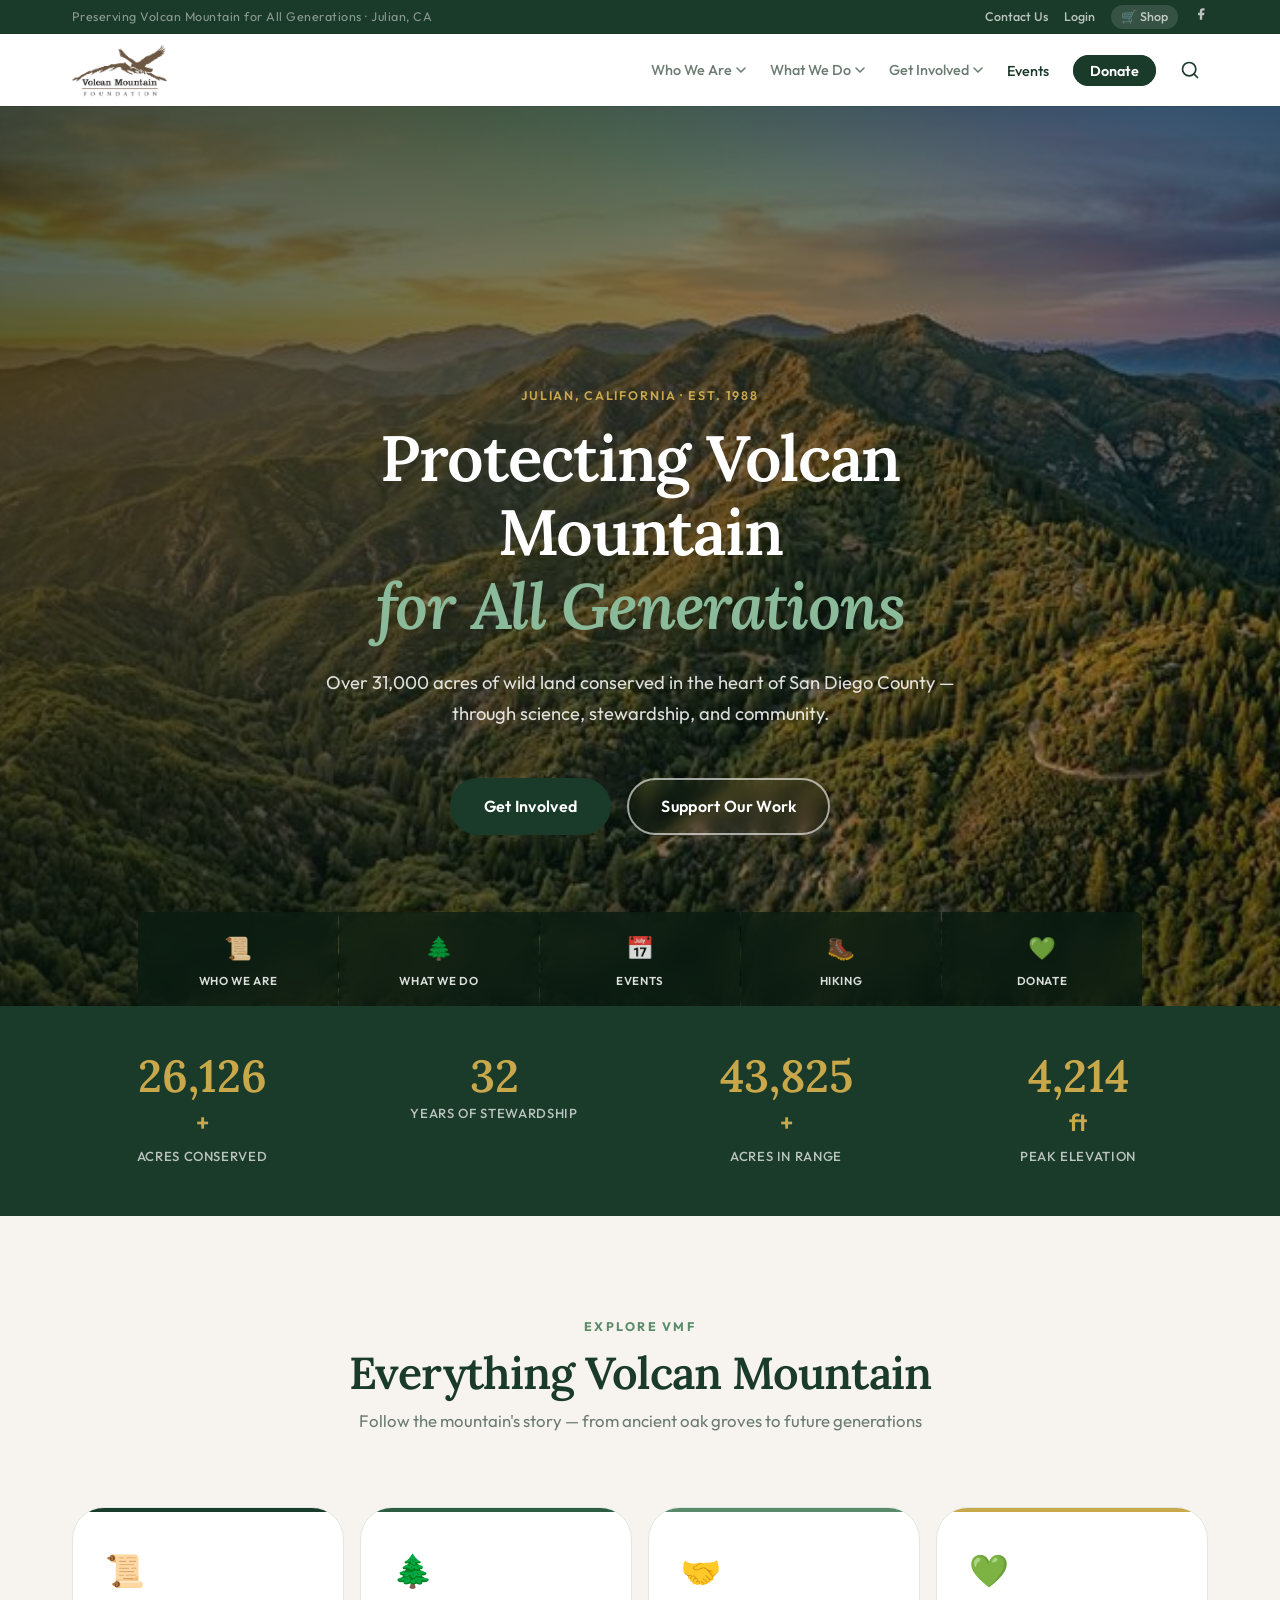
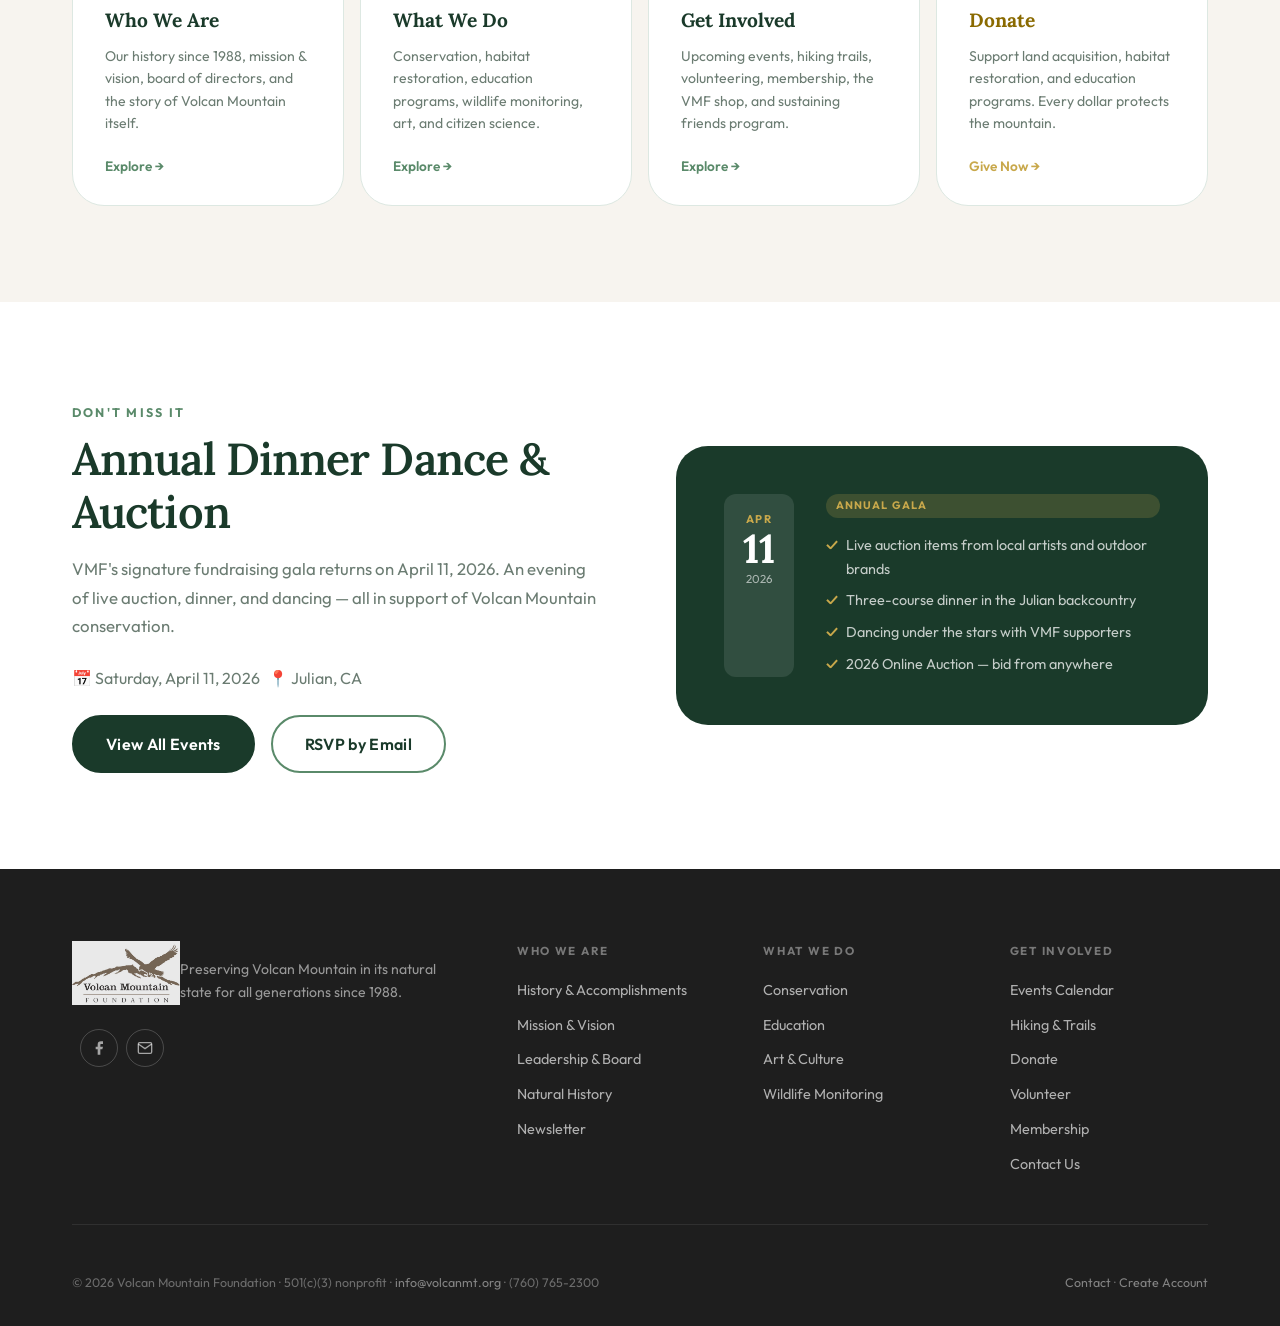
<file: index.html>
<!DOCTYPE html>
<html lang="en">
<head>
  <meta charset="UTF-8" />
  <meta name="viewport" content="width=device-width, initial-scale=1.0" />
  <title>Volcan Mountain Foundation | Preserving Volcan Mountain for All Generations</title>
  <meta name="description" content="The Volcan Mountain Foundation preserves Volcan Mountain in its natural state through land conservation, education, and stewardship in Julian, CA." />
  <link rel="stylesheet" href="style.css" />
  <link rel="preconnect" href="https://fonts.googleapis.com" />
  <link rel="preconnect" href="https://fonts.gstatic.com" crossorigin />
  <link href="https://fonts.googleapis.com/css2?family=Outfit:wght@300;400;500;600;700&family=Lora:ital,wght@0,400;0,600;1,400&display=swap" rel="stylesheet" />
</head>
<body>

  <!-- TOP BAR -->
  <div class="top-bar" id="top-bar">
    <div class="container top-bar-inner">
      <span class="top-bar-tagline">Preserving Volcan Mountain for All Generations · Julian, CA</span>
      <nav class="top-bar-links">
        <a href="contact.html" id="tb-contact">Contact Us</a>
        <a href="https://www.volcanmt.org/user/login" target="_blank" rel="noopener" id="tb-login">Login</a>
        <a href="get-involved.html#shop" class="top-bar-shop" id="tb-shop">🛒 Shop</a>
        <a href="https://www.facebook.com/VolcanMountainFoundation" target="_blank" rel="noopener" aria-label="Facebook" id="tb-fb">
          <svg width="14" height="14" viewBox="0 0 24 24" fill="currentColor"><path d="M18 2h-3a5 5 0 00-5 5v3H7v4h3v8h4v-8h3l1-4h-4V7a1 1 0 011-1h3z"/></svg>
        </a>
      </nav>
    </div>
  </div>

  <!-- HEADER / NAV -->
  <header class="site-header" id="site-header">
    <nav class="nav-container" aria-label="Main navigation">
      <a href="index.html" class="nav-logo" id="nav-logo">
        <img src="logo.jpeg" alt="Volcan Mountain Foundation" class="nav-logo-img" />
      </a>
      <button class="nav-toggle" id="nav-toggle" aria-label="Toggle navigation" aria-expanded="false">
        <span></span><span></span><span></span>
      </button>
      <ul class="nav-links" id="nav-links" role="list">
        <li class="nav-item has-mega" id="nav-who">
          <button class="nav-link nav-link--mega" aria-haspopup="true" aria-expanded="false" id="nav-who-btn">
            Who We Are <svg class="nav-caret" viewBox="0 0 10 6" fill="none"><path d="M1 1l4 4 4-4" stroke="currentColor" stroke-width="1.5" stroke-linecap="round"/></svg>
          </button>
          <div class="mega-menu" id="mega-who">
            <div class="mega-grid mega-grid--3">
              <div class="mega-col">
                <p class="mega-col-title">About the Foundation</p>
                <ul>
                  <li><a href="who-we-are.html#history" class="mega-link"><span class="mega-link-icon">📜</span><span><strong>History &amp; Accomplishments</strong><em>Founded 1988 · 31,000+ acres conserved</em></span></a></li>
                  <li><a href="who-we-are.html#mission" class="mega-link"><span class="mega-link-icon">🎯</span><span><strong>Mission, Vision &amp; Goals</strong><em>Why we preserve Volcan Mountain</em></span></a></li>
                  <li><a href="who-we-are.html#leadership" class="mega-link"><span class="mega-link-icon">👥</span><span><strong>Leadership &amp; Board</strong><em>Directors, staff &amp; contacts</em></span></a></li>
                  <li><a href="who-we-are.html#newsletter" class="mega-link"><span class="mega-link-icon">📬</span><span><strong>Volcan Voices Newsletter</strong><em>News &amp; updates from the mountain</em></span></a></li>
                </ul>
              </div>
              <div class="mega-col">
                <p class="mega-col-title">About Volcan Mountain</p>
                <ul>
                  <li><a href="who-we-are.html#natural-history" class="mega-link"><span class="mega-link-icon">🌿</span><span><strong>Natural History</strong><em>Oak woodland, wildlife &amp; watershed</em></span></a></li>
                  <li><a href="who-we-are.html#maps" class="mega-link"><span class="mega-link-icon">🗺️</span><span><strong>Maps &amp; Access</strong><em>Trail maps, directions &amp; permits</em></span></a></li>
                  <li><a href="who-we-are.html#sky-island" class="mega-link"><span class="mega-link-icon">🔭</span><span><strong>Sky Island Trail</strong><em>Interpretive trail with Pipe Scope views</em></span></a></li>
                  <li><a href="who-we-are.html#nature-center" class="mega-link"><span class="mega-link-icon">🏕️</span><span><strong>Nature Center</strong><em>VMF's hub for education &amp; stewardship</em></span></a></li>
                </ul>
              </div>
              <div class="mega-col mega-col--highlight">
                <p class="mega-col-title">Our Impact</p>
                <div class="mega-stat-list">
                  <div class="mega-stat"><span class="mega-stat-num">31,000+</span><span>acres conserved</span></div>
                  <div class="mega-stat"><span class="mega-stat-num">38</span><span>years of stewardship</span></div>
                  <div class="mega-stat"><span class="mega-stat-num">52,000</span><span>acre mountain range</span></div>
                </div>
                <a href="who-we-are.html" class="btn btn--primary btn--sm">Our Full Story →</a>
              </div>
            </div>
          </div>
        </li>
        <li class="nav-item has-mega" id="nav-what">
          <button class="nav-link nav-link--mega" aria-haspopup="true" aria-expanded="false" id="nav-what-btn">
            What We Do <svg class="nav-caret" viewBox="0 0 10 6" fill="none"><path d="M1 1l4 4 4-4" stroke="currentColor" stroke-width="1.5" stroke-linecap="round"/></svg>
          </button>
          <div class="mega-menu" id="mega-what">
            <div class="mega-grid mega-grid--3">
              <div class="mega-col">
                <p class="mega-col-title">Conservation &amp; Stewardship</p>
                <ul>
                  <li><a href="what-we-do.html#conservation" class="mega-link"><span class="mega-link-icon">🌲</span><span><strong>Preservation Overview</strong><em>Land acquisition &amp; habitat protection</em></span></a></li>
                  <li><a href="what-we-do.html#stewardship" class="mega-link"><span class="mega-link-icon">🔬</span><span><strong>Stewardship Planning</strong><em>Invasive species &amp; reforestation</em></span></a></li>
                  <li><a href="what-we-do.html#wildlife" class="mega-link"><span class="mega-link-icon">🦅</span><span><strong>Wildlife Monitoring</strong><em>Rare plants, birds &amp; citizen science</em></span></a></li>
                </ul>
              </div>
              <div class="mega-col">
                <p class="mega-col-title">Education &amp; Outreach</p>
                <ul>
                  <li><a href="what-we-do.html#education" class="mega-link"><span class="mega-link-icon">📚</span><span><strong>Education Overview</strong><em>K–12 programs &amp; field trips</em></span></a></li>
                  <li><a href="what-we-do.html#citizen-science" class="mega-link"><span class="mega-link-icon">🔭</span><span><strong>Citizen Science</strong><em>Community habitat surveys</em></span></a></li>
                </ul>
                <p class="mega-col-title" style="margin-top:1rem;">Art &amp; Culture</p>
                <ul>
                  <li><a href="what-we-do.html#art" class="mega-link"><span class="mega-link-icon">🎨</span><span><strong>Art &amp; Volcan Mountain</strong><em>Artists inspired by the landscape</em></span></a></li>
                  <li><a href="what-we-do.html#video" class="mega-link"><span class="mega-link-icon">🎬</span><span><strong>Volcan Stories (Video)</strong><em>Films about conservation</em></span></a></li>
                </ul>
              </div>
              <div class="mega-col mega-col--highlight">
                <p class="mega-col-title">Key Partners</p>
                <ul class="mega-partner-list">
                  <li>The Nature Conservancy</li>
                  <li>San Diego County Parks</li>
                  <li>US Forestry Service</li>
                  <li>AmeriCorps</li>
                  <li>San Dieguito River Park</li>
                  <li>Trust for Public Land</li>
                </ul>
                <a href="what-we-do.html" class="btn btn--primary btn--sm" style="margin-top:1rem;">Learn More →</a>
              </div>
            </div>
          </div>
        </li>
        <li class="nav-item has-mega" id="nav-get">
          <button class="nav-link nav-link--mega" aria-haspopup="true" aria-expanded="false" id="nav-get-btn">
            Get Involved <svg class="nav-caret" viewBox="0 0 10 6" fill="none"><path d="M1 1l4 4 4-4" stroke="currentColor" stroke-width="1.5" stroke-linecap="round"/></svg>
          </button>
          <div class="mega-menu" id="mega-get">
            <div class="mega-grid mega-grid--3">
              <div class="mega-col">
                <p class="mega-col-title">Things to Do</p>
                <ul>
                  <li><a href="get-involved.html#events" class="mega-link"><span class="mega-link-icon">📅</span><span><strong>Events Calendar</strong><em>Hikes, workshops &amp; fundraisers</em></span></a></li>
                  <li><a href="get-involved.html#hiking" class="mega-link"><span class="mega-link-icon">🥾</span><span><strong>Hiking Volcan Mountain</strong><em>Trail guides &amp; conditions</em></span></a></li>
                  <li><a href="get-involved.html#nature-center" class="mega-link"><span class="mega-link-icon">🏕️</span><span><strong>Visit the Nature Center</strong><em>Open to families &amp; groups</em></span></a></li>
                </ul>
              </div>
              <div class="mega-col">
                <p class="mega-col-title">Ways to Help</p>
                <ul>
                  <li><a href="donate.html" class="mega-link mega-link--green"><span class="mega-link-icon">💚</span><span><strong>Donate Now</strong><em>Support conservation &amp; education</em></span></a></li>
                  <li><a href="get-involved.html#membership" class="mega-link"><span class="mega-link-icon">🤝</span><span><strong>Membership</strong><em>Join the VMF community</em></span></a></li>
                  <li><a href="get-involved.html#volunteer" class="mega-link"><span class="mega-link-icon">🌱</span><span><strong>Volunteer</strong><em>Trail days, planting &amp; surveys</em></span></a></li>
                  <li><a href="get-involved.html#sustaining" class="mega-link"><span class="mega-link-icon">⭐</span><span><strong>Sustaining Friends</strong><em>Monthly giving program</em></span></a></li>
                  <li><a href="get-involved.html#shop" class="mega-link"><span class="mega-link-icon">🛍️</span><span><strong>Shop VMF</strong><em>Apparel, prints &amp; gifts</em></span></a></li>
                </ul>
              </div>
              <div class="mega-col mega-col--cta">
                <p class="mega-col-title">Featured Event</p>
                <div class="mega-event-card">
                  <span class="mega-event-date">APR 11, 2026</span>
                  <h4>Annual Dinner Dance &amp; Auction</h4>
                  <p>VMF's signature gala — live auction, dinner, and dancing in Julian, CA.</p>
                  <a href="get-involved.html#events" class="btn btn--primary btn--sm">RSVP Now →</a>
                </div>
              </div>
            </div>
          </div>
        </li>
        <li class="nav-item"><a href="get-involved.html#events" class="nav-link">Events</a></li>
        <li class="nav-item"><a href="donate.html" class="nav-link nav-link--donate">Donate</a></li>
      </ul>
    </nav>
  </header>

  <!-- HERO -->
  <section class="hero" id="home">
    <div class="hero-image">
      <img src="hero.png" alt="Aerial view of Volcan Mountain range at golden hour" loading="eager" />
      <div class="hero-overlay"></div>
    </div>
    <div class="hero-content">
      <p class="hero-eyebrow">Julian, California · Est. 1988</p>
      <h1 class="hero-title">Protecting Volcan Mountain<br /><em>for All Generations</em></h1>
      <p class="hero-lead">Over 31,000 acres of wild land conserved in the heart of San Diego County — through science, stewardship, and community.</p>
      <div class="hero-actions">
        <a href="get-involved.html" class="btn btn--primary btn--lg">Get Involved</a>
        <a href="donate.html" class="btn btn--outline-light btn--lg">Support Our Work</a>
      </div>
    </div>
    <div class="hero-quick-access">
      <a href="who-we-are.html" class="quick-tile"><span class="qt-icon">📜</span><span class="qt-label">Who We Are</span></a>
      <a href="what-we-do.html" class="quick-tile"><span class="qt-icon">🌲</span><span class="qt-label">What We Do</span></a>
      <a href="get-involved.html#events" class="quick-tile"><span class="qt-icon">📅</span><span class="qt-label">Events</span></a>
      <a href="get-involved.html#hiking" class="quick-tile"><span class="qt-icon">🥾</span><span class="qt-label">Hiking</span></a>
      <a href="donate.html" class="quick-tile"><span class="qt-icon">💚</span><span class="qt-label">Donate</span></a>
    </div>
  </section>

  <!-- STATS -->
  <section class="stats-strip">
    <div class="container">
      <div class="stats-grid">
        <div class="stat-item"><span class="stat-number" data-target="31000">0</span><span class="stat-unit">+</span><span class="stat-label">Acres Conserved</span></div>
        <div class="stat-item"><span class="stat-number" data-target="38">0</span><span class="stat-label">Years of Stewardship</span></div>
        <div class="stat-item"><span class="stat-number" data-target="52000">0</span><span class="stat-unit">+</span><span class="stat-label">Acres in Range</span></div>
        <div class="stat-item"><span class="stat-number" data-target="5000">0</span><span class="stat-unit">ft</span><span class="stat-label">Peak Elevation</span></div>
      </div>
    </div>
  </section>

  <!-- HOME GATEWAY CARDS -->
  <section class="section gateway-section">
    <div class="container">
      <div class="section-header">
        <p class="section-eyebrow">Explore VMF</p>
        <h2 class="section-title">Everything Volcan Mountain</h2>
        <p class="section-subtitle">Follow the mountain's story — from ancient oak groves to future generations</p>
      </div>
      <div class="gateway-grid">
        <a href="who-we-are.html" class="gateway-card" id="gw-who" style="--gw-color:#1a3a2a;">
          <div class="gateway-card-body">
            <span class="gateway-icon">📜</span>
            <h3>Who We Are</h3>
            <p>Our history since 1988, mission &amp; vision, board of directors, and the story of Volcan Mountain itself.</p>
            <span class="gateway-link">Explore →</span>
          </div>
        </a>
        <a href="what-we-do.html" class="gateway-card" id="gw-what" style="--gw-color:#2d5c42;">
          <div class="gateway-card-body">
            <span class="gateway-icon">🌲</span>
            <h3>What We Do</h3>
            <p>Conservation, habitat restoration, education programs, wildlife monitoring, art, and citizen science.</p>
            <span class="gateway-link">Explore →</span>
          </div>
        </a>
        <a href="get-involved.html" class="gateway-card" id="gw-get" style="--gw-color:#5a8a6a;">
          <div class="gateway-card-body">
            <span class="gateway-icon">🤝</span>
            <h3>Get Involved</h3>
            <p>Upcoming events, hiking trails, volunteering, membership, the VMF shop, and sustaining friends program.</p>
            <span class="gateway-link">Explore →</span>
          </div>
        </a>
        <a href="donate.html" class="gateway-card gateway-card--donate" id="gw-donate" style="--gw-color:#c8a84b;">
          <div class="gateway-card-body">
            <span class="gateway-icon">💚</span>
            <h3>Donate</h3>
            <p>Support land acquisition, habitat restoration, and education programs. Every dollar protects the mountain.</p>
            <span class="gateway-link">Give Now →</span>
          </div>
        </a>
      </div>
    </div>
  </section>

  <!-- FEATURED EVENT -->
  <section class="section featured-event-section">
    <div class="container">
      <div class="featured-event-grid">
        <div class="featured-event-text fade-in-up">
          <p class="section-eyebrow">Don't Miss It</p>
          <h2 class="section-title">Annual Dinner Dance &amp; Auction</h2>
          <p class="section-lead">VMF's signature fundraising gala returns on April 11, 2026. An evening of live auction, dinner, and dancing — all in support of Volcan Mountain conservation.</p>
          <div class="event-meta" style="margin:1.5rem 0;">
            <span class="event-meta-item" style="font-size:1rem; color:var(--clr-text-muted);">📅 Saturday, April 11, 2026</span>
            <span class="event-meta-item" style="font-size:1rem; color:var(--clr-text-muted);">📍 Julian, CA</span>
          </div>
          <div style="display:flex;gap:1rem;flex-wrap:wrap;">
            <a href="get-involved.html#events" class="btn btn--primary btn--lg">View All Events</a>
            <a href="mailto:info@volcanmt.org?subject=Annual Dinner Dance" class="btn btn--outline btn--lg">RSVP by Email</a>
          </div>
        </div>
        <div class="featured-event-card fade-in-up">
          <div class="fec-date-block">
            <span>APR</span>
            <strong>11</strong>
            <span>2026</span>
          </div>
          <div class="fec-details">
            <span class="event-tag event-tag--gala">Annual Gala</span>
            <p>Live auction items from local artists and outdoor brands</p>
            <p>Three-course dinner in the Julian backcountry</p>
            <p>Dancing under the stars with VMF supporters</p>
            <p>2026 Online Auction — bid from anywhere</p>
          </div>
        </div>
      </div>
    </div>
  </section>

  <!-- FOOTER -->
  <footer class="site-footer">
    <div class="container">
      <div class="footer-grid">
        <div class="footer-brand">
          <a href="index.html" class="nav-logo footer-logo">
            <img src="logo.jpeg" alt="Volcan Mountain Foundation" class="nav-logo-img footer-logo-img" />
          <p class="footer-mission">Preserving Volcan Mountain in its natural state for all generations since 1988.</p>
          <div class="footer-social">
            <a href="https://www.facebook.com/VolcanMountainFoundation" target="_blank" rel="noopener" class="social-link" aria-label="Facebook"><svg viewBox="0 0 24 24" fill="currentColor"><path d="M18 2h-3a5 5 0 00-5 5v3H7v4h3v8h4v-8h3l1-4h-4V7a1 1 0 011-1h3z"/></svg></a>
            <a href="mailto:info@volcanmt.org" class="social-link" aria-label="Email"><svg viewBox="0 0 24 24" fill="none" stroke="currentColor" stroke-width="2"><path d="M4 4h16c1.1 0 2 .9 2 2v12c0 1.1-.9 2-2 2H4c-1.1 0-2-.9-2-2V6c0-1.1.9-2 2-2z"/><polyline points="22,6 12,13 2,6"/></svg></a>
          </div>
        </div>
        <nav class="footer-nav"><h3 class="footer-nav-title">Who We Are</h3><ul role="list"><li><a href="who-we-are.html#history">History &amp; Accomplishments</a></li><li><a href="who-we-are.html#mission">Mission &amp; Vision</a></li><li><a href="who-we-are.html#leadership">Leadership &amp; Board</a></li><li><a href="who-we-are.html#natural-history">Natural History</a></li><li><a href="who-we-are.html#newsletter">Newsletter</a></li></ul></nav>
        <nav class="footer-nav"><h3 class="footer-nav-title">What We Do</h3><ul role="list"><li><a href="what-we-do.html#conservation">Conservation</a></li><li><a href="what-we-do.html#education">Education</a></li><li><a href="what-we-do.html#art">Art &amp; Culture</a></li><li><a href="what-we-do.html#wildlife">Wildlife Monitoring</a></li></ul></nav>
        <nav class="footer-nav"><h3 class="footer-nav-title">Get Involved</h3><ul role="list"><li><a href="get-involved.html#events">Events Calendar</a></li><li><a href="get-involved.html#hiking">Hiking &amp; Trails</a></li><li><a href="donate.html">Donate</a></li><li><a href="get-involved.html#volunteer">Volunteer</a></li><li><a href="get-involved.html#membership">Membership</a></li><li><a href="contact.html">Contact Us</a></li></ul></nav>
      </div>
      <div class="footer-bottom">
        <p>© 2026 Volcan Mountain Foundation · 501(c)(3) nonprofit · <a href="mailto:info@volcanmt.org">info@volcanmt.org</a> · (760) 765-2300</p>
        <p><a href="contact.html">Contact</a> · <a href="contact.html#register">Create Account</a></p>
      </div>
    </div>
  </footer>

  <script src="main.js"></script>
  <script src="search.js"></script>
</body>
</html>
</file>
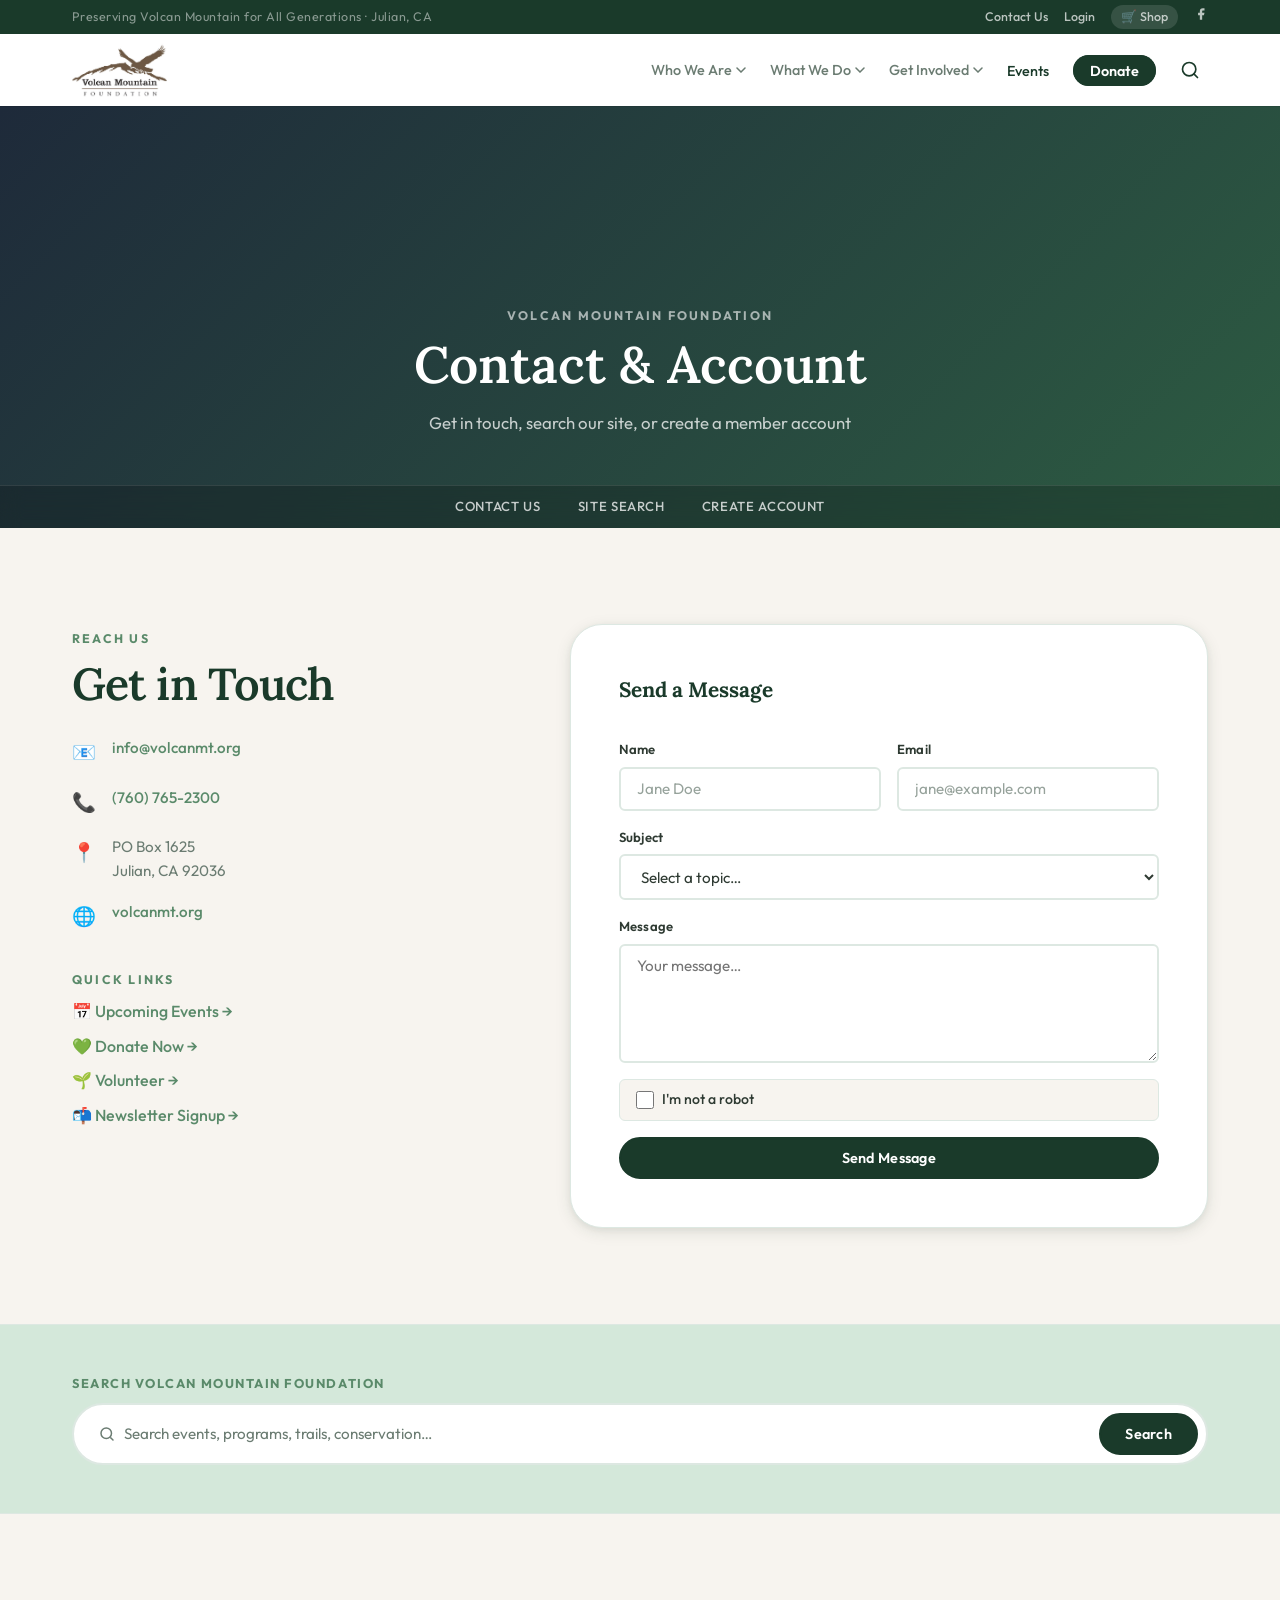
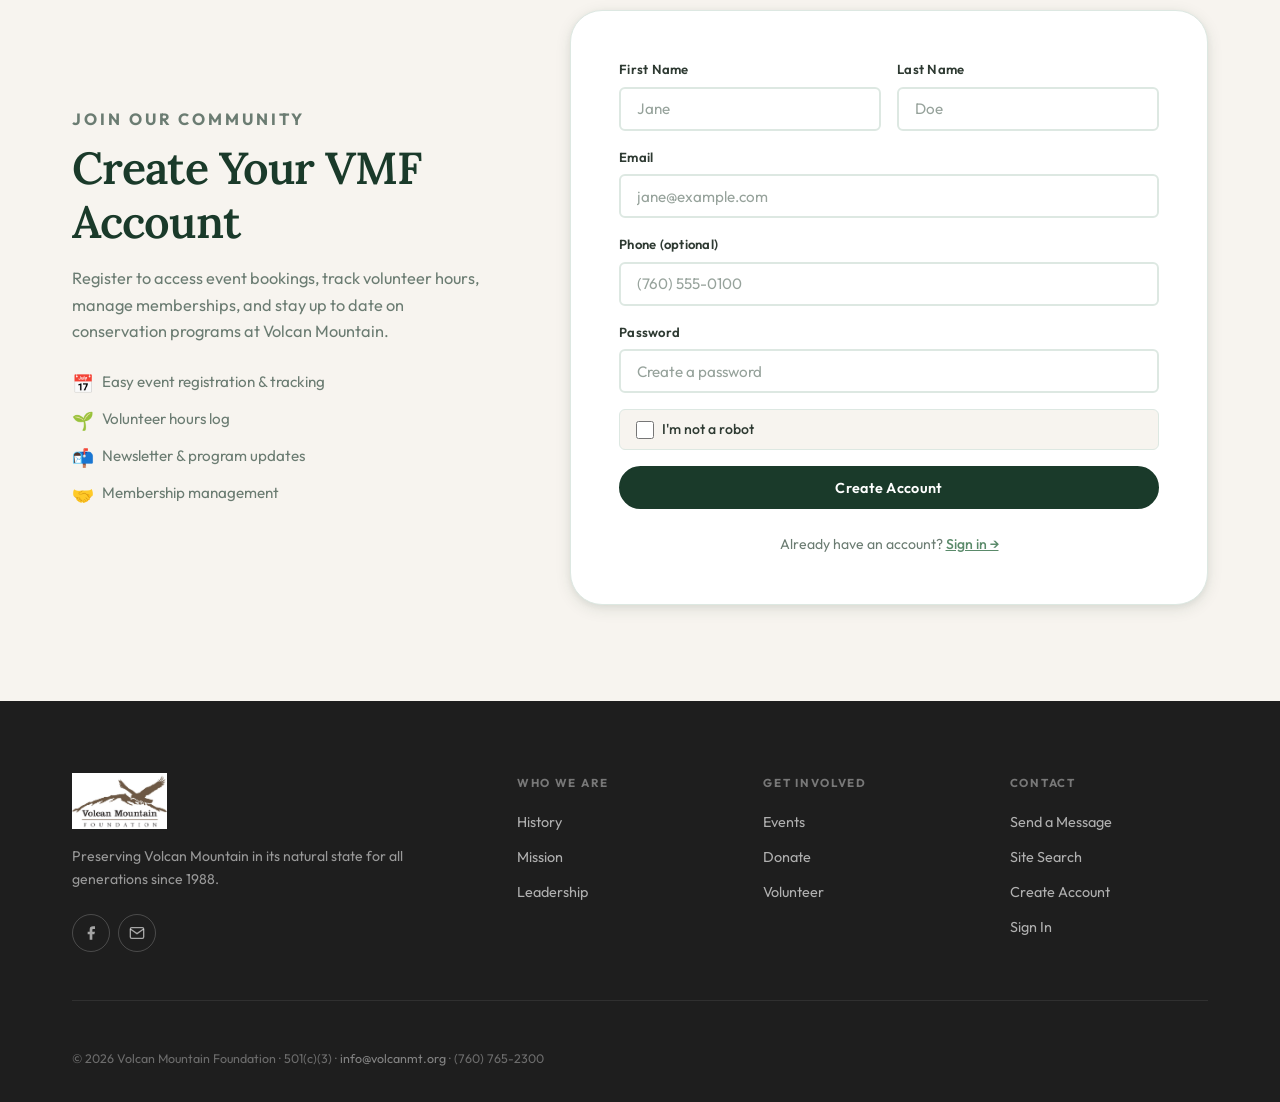
<file: contact.html>
<!DOCTYPE html>
<html lang="en">
<head>
  <meta charset="UTF-8" />
  <meta name="viewport" content="width=device-width, initial-scale=1.0" />
  <title>Contact Us | Volcan Mountain Foundation</title>
  <meta name="description" content="Contact the Volcan Mountain Foundation, create an account, or search our site. Julian, CA 92036 · info@volcanmt.org · (760) 765-2300" />
  <link rel="stylesheet" href="style.css" />
  <link rel="preconnect" href="https://fonts.googleapis.com" /><link rel="preconnect" href="https://fonts.gstatic.com" crossorigin />
  <link href="https://fonts.googleapis.com/css2?family=Outfit:wght@300;400;500;600;700&family=Lora:ital,wght@0,400;0,600;1,400&display=swap" rel="stylesheet" />
</head>
<body>
  <div class="top-bar" id="top-bar"><div class="container top-bar-inner"><span class="top-bar-tagline">Preserving Volcan Mountain for All Generations · Julian, CA</span><nav class="top-bar-links"><a href="contact.html">Contact Us</a><a href="https://www.volcanmt.org/user/login" target="_blank" rel="noopener">Login</a><a href="get-involved.html#shop" class="top-bar-shop">🛒 Shop</a><a href="https://www.facebook.com/VolcanMountainFoundation" target="_blank" rel="noopener" aria-label="Facebook"><svg width="14" height="14" viewBox="0 0 24 24" fill="currentColor"><path d="M18 2h-3a5 5 0 00-5 5v3H7v4h3v8h4v-8h3l1-4h-4V7a1 1 0 011-1h3z"/></svg></a></nav></div></div>
  <header class="site-header" id="site-header">
    <nav class="nav-container" aria-label="Main navigation">
      <a href="index.html" class="nav-logo"><img src="logo.jpeg" alt="Volcan Mountain Foundation" class="nav-logo-img" /></a>
      <button class="nav-toggle" id="nav-toggle" aria-label="Toggle navigation" aria-expanded="false"><span></span><span></span><span></span></button>
      <ul class="nav-links" id="nav-links" role="list">
        <li class="nav-item has-mega"><button class="nav-link nav-link--mega" aria-haspopup="true" aria-expanded="false">Who We Are <svg class="nav-caret" viewBox="0 0 10 6" fill="none"><path d="M1 1l4 4 4-4" stroke="currentColor" stroke-width="1.5" stroke-linecap="round"/></svg></button><div class="mega-menu"><div class="mega-grid mega-grid--3"><div class="mega-col"><p class="mega-col-title">About Foundation</p><ul><li><a href="who-we-are.html#history" class="mega-link"><span class="mega-link-icon">📜</span><span><strong>History &amp; Accomplishments</strong></span></a></li><li><a href="who-we-are.html#mission" class="mega-link"><span class="mega-link-icon">🎯</span><span><strong>Mission &amp; Vision</strong></span></a></li><li><a href="who-we-are.html#leadership" class="mega-link"><span class="mega-link-icon">👥</span><span><strong>Leadership &amp; Board</strong></span></a></li></ul></div><div class="mega-col"><p class="mega-col-title">About the Mountain</p><ul><li><a href="who-we-are.html#natural-history" class="mega-link"><span class="mega-link-icon">🌿</span><span><strong>Natural History</strong></span></a></li><li><a href="who-we-are.html#sky-island" class="mega-link"><span class="mega-link-icon">🔭</span><span><strong>Sky Island Trail</strong></span></a></li></ul></div><div class="mega-col mega-col--highlight"><p class="mega-col-title">Our Impact</p><div class="mega-stat-list"><div class="mega-stat"><span class="mega-stat-num">31,000+</span><span>acres conserved</span></div></div><a href="who-we-are.html" class="btn btn--primary btn--sm">Learn More →</a></div></div></div></li>
        <li class="nav-item has-mega"><button class="nav-link nav-link--mega" aria-haspopup="true" aria-expanded="false">What We Do <svg class="nav-caret" viewBox="0 0 10 6" fill="none"><path d="M1 1l4 4 4-4" stroke="currentColor" stroke-width="1.5" stroke-linecap="round"/></svg></button><div class="mega-menu"><div class="mega-grid mega-grid--3"><div class="mega-col"><p class="mega-col-title">Conservation</p><ul><li><a href="what-we-do.html#conservation" class="mega-link"><span class="mega-link-icon">🌲</span><span><strong>Preservation Overview</strong></span></a></li><li><a href="what-we-do.html#wildlife" class="mega-link"><span class="mega-link-icon">🦅</span><span><strong>Wildlife Monitoring</strong></span></a></li></ul></div><div class="mega-col"><p class="mega-col-title">Education &amp; Art</p><ul><li><a href="what-we-do.html#education" class="mega-link"><span class="mega-link-icon">📚</span><span><strong>Education Overview</strong></span></a></li><li><a href="what-we-do.html#art" class="mega-link"><span class="mega-link-icon">🎨</span><span><strong>Art &amp; Volcan Mountain</strong></span></a></li></ul></div><div class="mega-col mega-col--highlight"><p class="mega-col-title">Programs</p><a href="what-we-do.html" class="btn btn--primary btn--sm">View All →</a></div></div></div></li>
        <li class="nav-item has-mega"><button class="nav-link nav-link--mega" aria-haspopup="true" aria-expanded="false">Get Involved <svg class="nav-caret" viewBox="0 0 10 6" fill="none"><path d="M1 1l4 4 4-4" stroke="currentColor" stroke-width="1.5" stroke-linecap="round"/></svg></button><div class="mega-menu"><div class="mega-grid mega-grid--3"><div class="mega-col"><p class="mega-col-title">Things to Do</p><ul><li><a href="get-involved.html#events" class="mega-link"><span class="mega-link-icon">📅</span><span><strong>Events Calendar</strong></span></a></li><li><a href="get-involved.html#hiking" class="mega-link"><span class="mega-link-icon">🥾</span><span><strong>Hiking</strong></span></a></li></ul></div><div class="mega-col"><p class="mega-col-title">Ways to Help</p><ul><li><a href="donate.html" class="mega-link mega-link--green"><span class="mega-link-icon">💚</span><span><strong>Donate Now</strong></span></a></li><li><a href="get-involved.html#volunteer" class="mega-link"><span class="mega-link-icon">🌱</span><span><strong>Volunteer</strong></span></a></li><li><a href="get-involved.html#membership" class="mega-link"><span class="mega-link-icon">🤝</span><span><strong>Membership</strong></span></a></li></ul></div><div class="mega-col mega-col--cta"><p class="mega-col-title">Featured Event</p><div class="mega-event-card"><span class="mega-event-date">APR 11, 2026</span><h4>Annual Dinner Dance</h4><p>VMF's signature fundraiser.</p><a href="get-involved.html#events" class="btn btn--primary btn--sm">RSVP →</a></div></div></div></div></li>
        <li class="nav-item"><a href="get-involved.html#events" class="nav-link">Events</a></li>
        <li class="nav-item"><a href="donate.html" class="nav-link nav-link--donate">Donate</a></li>
      </ul>
    </nav>
  </header>

  <div class="page-hero" style="background:linear-gradient(135deg,#1e2a3a 0%,#2d5c42 100%);">
    <div class="container">
      <p class="page-hero-eyebrow">Volcan Mountain Foundation</p>
      <h1 class="page-hero-title">Contact &amp; Account</h1>
      <p class="page-hero-sub">Get in touch, search our site, or create a member account</p>
    </div>
    <nav class="page-subnav"><a href="#contact">Contact Us</a><a href="#search">Site Search</a><a href="#register">Create Account</a></nav>
  </div>

  <!-- CONTACT -->
  <section class="section contact-section" id="contact">
    <div class="container">
      <div class="contact-grid">
        <div class="contact-info fade-in-up">
          <p class="section-eyebrow">Reach Us</p>
          <h2 class="section-title">Get in Touch</h2>
          <div class="contact-details">
            <div class="contact-item"><span class="contact-icon">📧</span><a href="mailto:info@volcanmt.org">info@volcanmt.org</a></div>
            <div class="contact-item"><span class="contact-icon">📞</span><a href="tel:7607652300">(760) 765-2300</a></div>
            <div class="contact-item"><span class="contact-icon">📍</span><address>PO Box 1625<br/>Julian, CA 92036</address></div>
            <div class="contact-item"><span class="contact-icon">🌐</span><a href="https://www.volcanmt.org" target="_blank" rel="noopener">volcanmt.org</a></div>
          </div>
          <div style="margin-top:2rem;">
            <p class="section-eyebrow" style="margin-bottom:0.5rem;">Quick Links</p>
            <ul style="display:flex;flex-direction:column;gap:0.5rem;">
              <li><a href="get-involved.html#events" style="color:var(--clr-sage);font-weight:500;">📅 Upcoming Events →</a></li>
              <li><a href="donate.html" style="color:var(--clr-sage);font-weight:500;">💚 Donate Now →</a></li>
              <li><a href="get-involved.html#volunteer" style="color:var(--clr-sage);font-weight:500;">🌱 Volunteer →</a></li>
              <li><a href="who-we-are.html#newsletter" style="color:var(--clr-sage);font-weight:500;">📬 Newsletter Signup →</a></li>
            </ul>
          </div>
        </div>
        <form class="contact-form fade-in-up" id="contact-form" novalidate>
          <h3 style="font-family:var(--font-heading);font-size:1.3rem;color:var(--clr-forest);margin-bottom:1rem;">Send a Message</h3>
          <div class="form-row">
            <div class="form-group"><label for="ct-name">Name</label><input type="text" id="ct-name" placeholder="Jane Doe" required /></div>
            <div class="form-group"><label for="ct-email">Email</label><input type="email" id="ct-email" placeholder="jane@example.com" required /></div>
          </div>
          <div class="form-group"><label for="ct-subject">Subject</label>
            <select id="ct-subject" style="padding:0.65rem 1rem;border:2px solid var(--clr-border);border-radius:6px;font-family:inherit;font-size:0.95rem;background:white;color:var(--clr-text);width:100%;transition:border-color 0.25s;">
              <option value="">Select a topic…</option>
              <option>Events &amp; Registration</option>
              <option>Donation / Membership</option>
              <option>Volunteer Opportunities</option>
              <option>Education Programs</option>
              <option>Trail &amp; Hiking Info</option>
              <option>Media &amp; Press</option>
              <option>General Inquiry</option>
            </select>
          </div>
          <div class="form-group"><label for="ct-message">Message</label><textarea id="ct-message" rows="5" placeholder="Your message…" style="padding:0.65rem 1rem;border:2px solid var(--clr-border);border-radius:6px;font-family:inherit;font-size:0.95rem;width:100%;resize:vertical;transition:border-color 0.25s;" required></textarea></div>
          <div class="form-captcha"><input type="checkbox" id="ct-captcha" /><label for="ct-captcha">I'm not a robot</label></div>
          <button type="submit" class="btn btn--primary btn--full" id="contact-submit-btn">Send Message</button>
        </form>
      </div>
    </div>
  </section>

  <!-- SEARCH -->
  <section class="search-section" id="search">
    <div class="container">
      <form class="search-form" id="search-form" role="search">
        <label for="site-search" class="search-label">Search Volcan Mountain Foundation</label>
        <div class="search-input-wrap">
          <svg class="search-icon" viewBox="0 0 24 24" fill="none"><circle cx="11" cy="11" r="7" stroke="currentColor" stroke-width="2"/><path d="M20 20l-3-3" stroke="currentColor" stroke-width="2" stroke-linecap="round"/></svg>
          <input type="search" id="site-search" placeholder="Search events, programs, trails, conservation…" autocomplete="off" />
          <button type="submit" class="btn btn--primary" id="search-submit-btn">Search</button>
        </div>
      </form>
    </div>
  </section>

  <!-- CREATE ACCOUNT -->
  <section class="section register-section" id="register">
    <div class="container">
      <div class="register-grid">
        <div class="register-text">
          <p class="section-eyebrow">Join Our Community</p>
          <h2 class="section-title">Create Your VMF Account</h2>
          <p>Register to access event bookings, track volunteer hours, manage memberships, and stay up to date on conservation programs at Volcan Mountain.</p>
          <ul class="icon-list" style="margin-top:1.5rem;">
            <li><span>📅</span> Easy event registration &amp; tracking</li>
            <li><span>🌱</span> Volunteer hours log</li>
            <li><span>📬</span> Newsletter &amp; program updates</li>
            <li><span>🤝</span> Membership management</li>
          </ul>
        </div>
        <form class="register-form" id="register-form" novalidate>
          <div class="form-row">
            <div class="form-group"><label for="reg-first">First Name</label><input type="text" id="reg-first" placeholder="Jane" autocomplete="given-name" required /></div>
            <div class="form-group"><label for="reg-last">Last Name</label><input type="text" id="reg-last" placeholder="Doe" autocomplete="family-name" required /></div>
          </div>
          <div class="form-group"><label for="reg-email">Email</label><input type="email" id="reg-email" placeholder="jane@example.com" autocomplete="email" required /></div>
          <div class="form-group"><label for="reg-phone">Phone (optional)</label><input type="tel" id="reg-phone" placeholder="(760) 555-0100" autocomplete="tel" /></div>
          <div class="form-group"><label for="reg-password">Password</label><input type="password" id="reg-password" placeholder="Create a password" autocomplete="new-password" required /></div>
          <div class="form-captcha"><input type="checkbox" id="reg-captcha" /><label for="reg-captcha">I'm not a robot</label></div>
          <button type="submit" class="btn btn--primary btn--full" id="register-submit-btn">Create Account</button>
          <p class="form-footer-note">Already have an account? <a href="https://www.volcanmt.org/user/login" target="_blank" rel="noopener">Sign in →</a></p>
        </form>
      </div>
    </div>
  </section>

  <footer class="site-footer"><div class="container"><div class="footer-grid"><div class="footer-brand"><a href="index.html" class="nav-logo footer-logo"><img src="logo.jpeg" alt="Volcan Mountain Foundation" class="nav-logo-img" /></a><p class="footer-mission">Preserving Volcan Mountain in its natural state for all generations since 1988.</p><div class="footer-social"><a href="https://www.facebook.com/VolcanMountainFoundation" target="_blank" rel="noopener" class="social-link" aria-label="Facebook"><svg viewBox="0 0 24 24" fill="currentColor"><path d="M18 2h-3a5 5 0 00-5 5v3H7v4h3v8h4v-8h3l1-4h-4V7a1 1 0 011-1h3z"/></svg></a><a href="mailto:info@volcanmt.org" class="social-link" aria-label="Email"><svg viewBox="0 0 24 24" fill="none" stroke="currentColor" stroke-width="2"><path d="M4 4h16c1.1 0 2 .9 2 2v12c0 1.1-.9 2-2 2H4c-1.1 0-2-.9-2-2V6c0-1.1.9-2 2-2z"/><polyline points="22,6 12,13 2,6"/></svg></a></div></div><nav class="footer-nav"><h3 class="footer-nav-title">Who We Are</h3><ul role="list"><li><a href="who-we-are.html#history">History</a></li><li><a href="who-we-are.html#mission">Mission</a></li><li><a href="who-we-are.html#leadership">Leadership</a></li></ul></nav><nav class="footer-nav"><h3 class="footer-nav-title">Get Involved</h3><ul role="list"><li><a href="get-involved.html#events">Events</a></li><li><a href="donate.html">Donate</a></li><li><a href="get-involved.html#volunteer">Volunteer</a></li></ul></nav><nav class="footer-nav"><h3 class="footer-nav-title">Contact</h3><ul role="list"><li><a href="#contact">Send a Message</a></li><li><a href="#search">Site Search</a></li><li><a href="#register">Create Account</a></li><li><a href="https://www.volcanmt.org/user/login" target="_blank" rel="noopener">Sign In</a></li></ul></nav></div><div class="footer-bottom"><p>© 2026 Volcan Mountain Foundation · 501(c)(3) · <a href="mailto:info@volcanmt.org">info@volcanmt.org</a> · (760) 765-2300</p></div></div></footer>
  <script src="main.js"></script>
  <script src="search.js"></script>
</body>
</html>
</file>
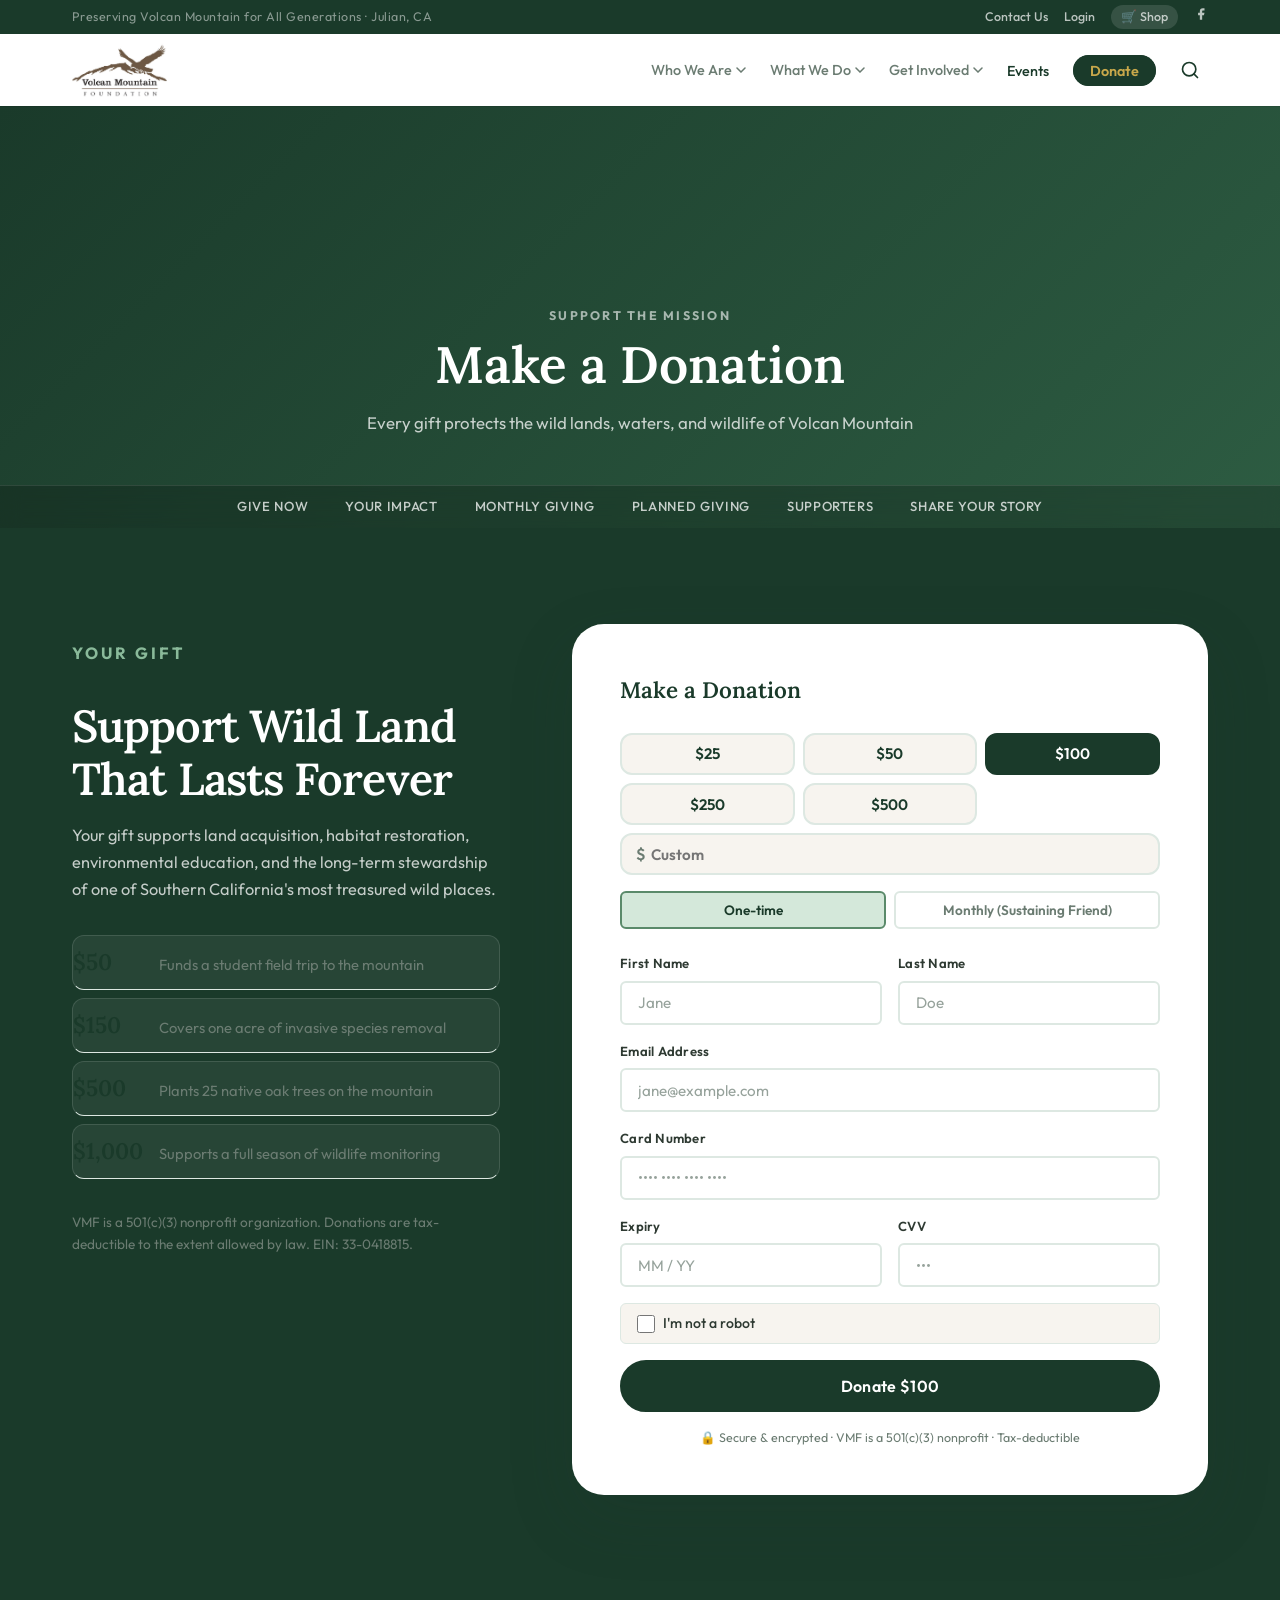
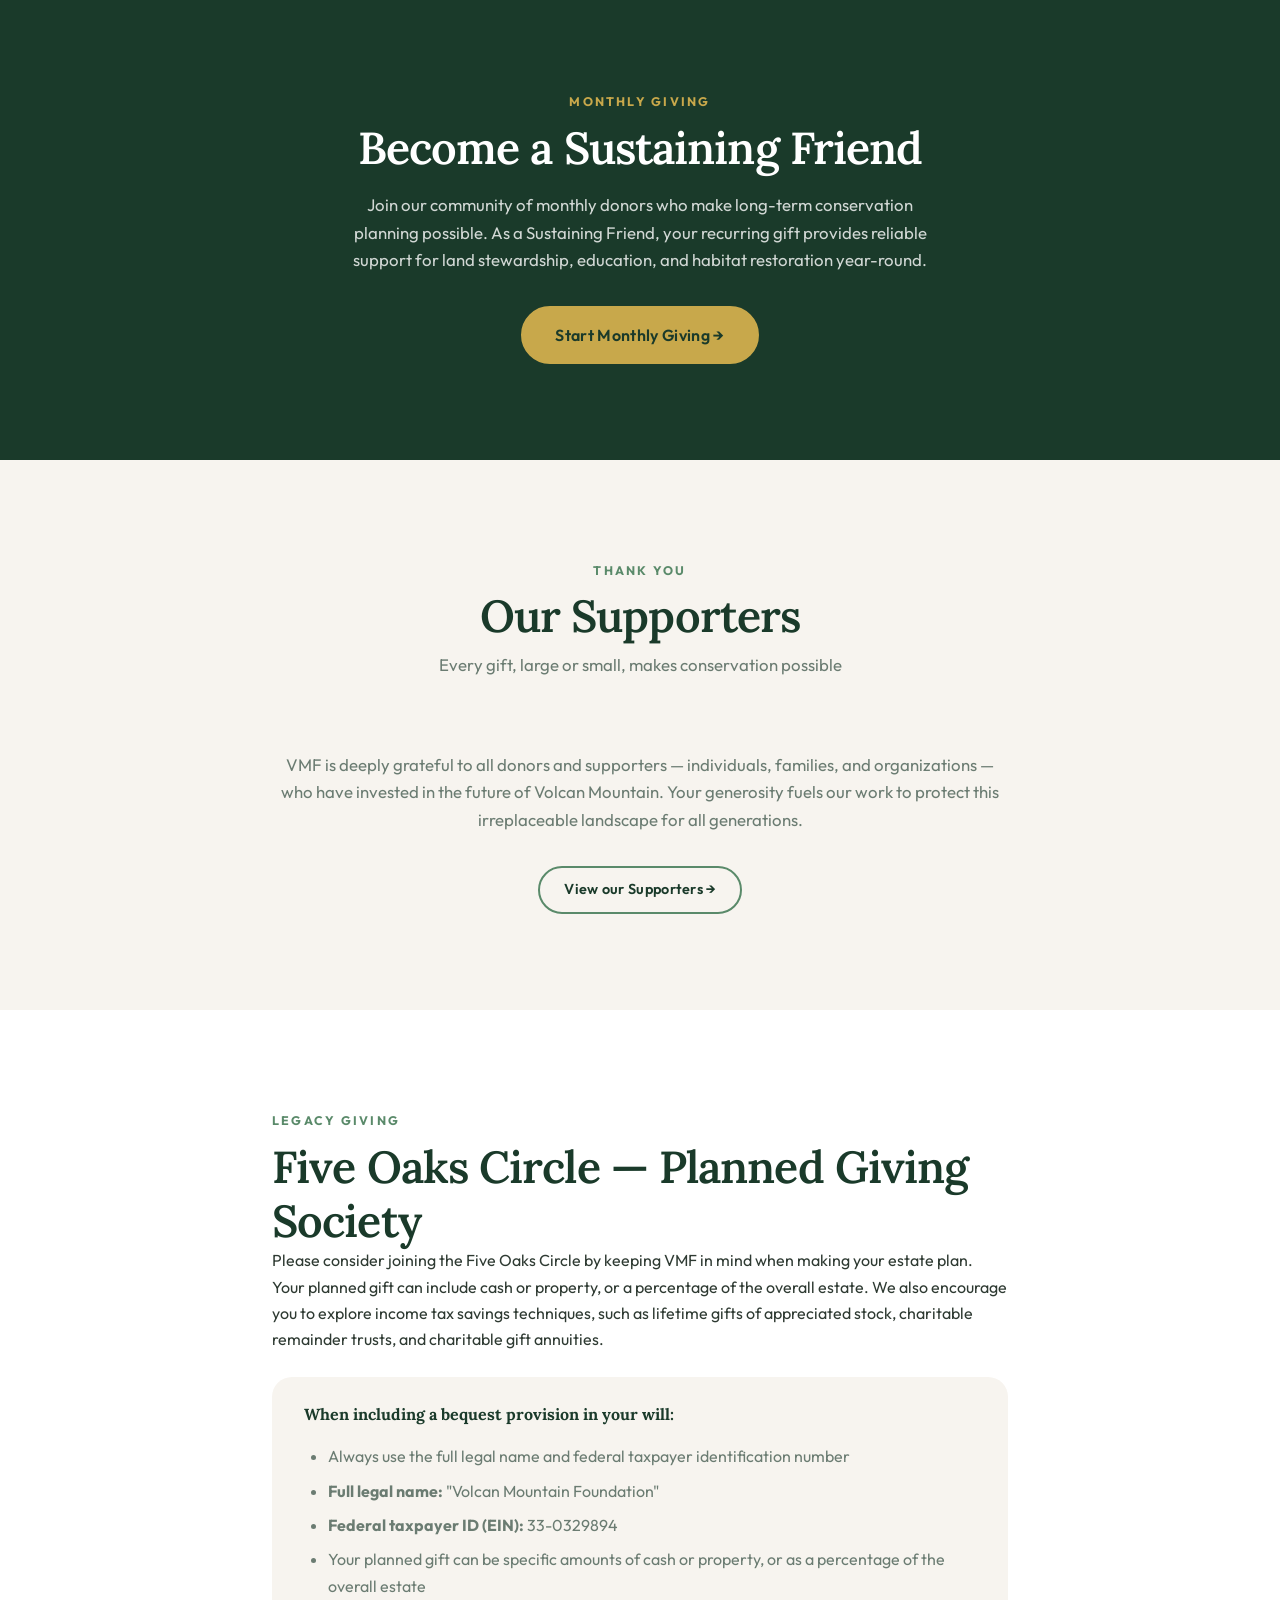
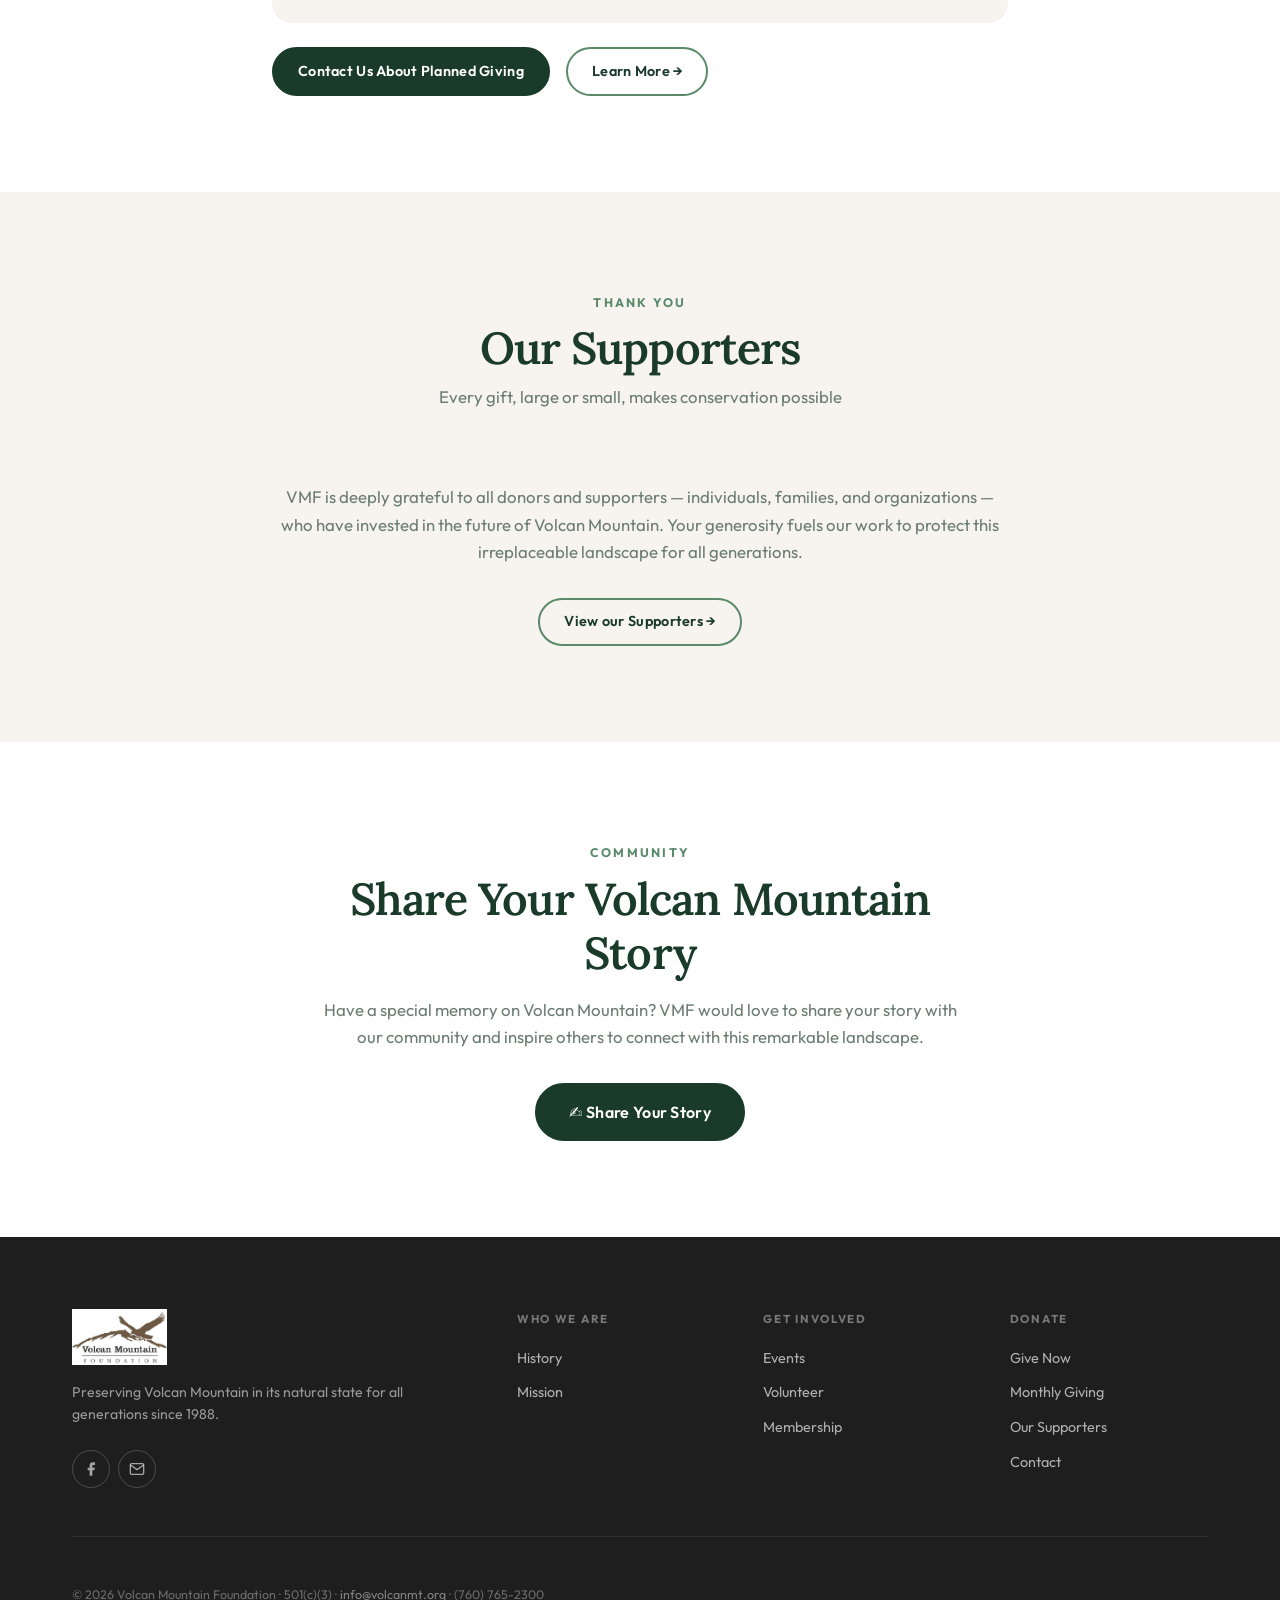
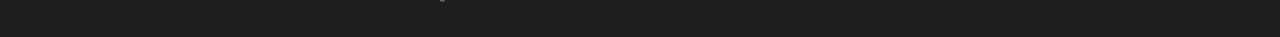
<file: donate.html>
<!DOCTYPE html>
<html lang="en">
<head>
  <meta charset="UTF-8" />
  <meta name="viewport" content="width=device-width, initial-scale=1.0" />
  <title>Donate | Volcan Mountain Foundation</title>
  <meta name="description" content="Support the Volcan Mountain Foundation with a donation. Help fund land conservation, habitat restoration, and environmental education in Julian, CA." />
  <link rel="stylesheet" href="style.css" />
  <link rel="preconnect" href="https://fonts.googleapis.com" /><link rel="preconnect" href="https://fonts.gstatic.com" crossorigin />
  <link href="https://fonts.googleapis.com/css2?family=Outfit:wght@300;400;500;600;700&family=Lora:ital,wght@0,400;0,600;1,400&display=swap" rel="stylesheet" />
</head>
<body>
  <div class="top-bar" id="top-bar"><div class="container top-bar-inner"><span class="top-bar-tagline">Preserving Volcan Mountain for All Generations · Julian, CA</span><nav class="top-bar-links"><a href="contact.html">Contact Us</a><a href="https://www.volcanmt.org/user/login" target="_blank" rel="noopener">Login</a><a href="get-involved.html#shop" class="top-bar-shop">🛒 Shop</a><a href="https://www.facebook.com/VolcanMountainFoundation" target="_blank" rel="noopener" aria-label="Facebook"><svg width="14" height="14" viewBox="0 0 24 24" fill="currentColor"><path d="M18 2h-3a5 5 0 00-5 5v3H7v4h3v8h4v-8h3l1-4h-4V7a1 1 0 011-1h3z"/></svg></a></nav></div></div>
  <header class="site-header" id="site-header">
    <nav class="nav-container" aria-label="Main navigation">
      <a href="index.html" class="nav-logo"><img src="logo.jpeg" alt="Volcan Mountain Foundation" class="nav-logo-img" /></a>
      <button class="nav-toggle" id="nav-toggle" aria-label="Toggle navigation" aria-expanded="false"><span></span><span></span><span></span></button>
      <ul class="nav-links" id="nav-links" role="list">
        <li class="nav-item has-mega"><button class="nav-link nav-link--mega" aria-haspopup="true" aria-expanded="false">Who We Are <svg class="nav-caret" viewBox="0 0 10 6" fill="none"><path d="M1 1l4 4 4-4" stroke="currentColor" stroke-width="1.5" stroke-linecap="round"/></svg></button><div class="mega-menu"><div class="mega-grid mega-grid--3"><div class="mega-col"><p class="mega-col-title">About Foundation</p><ul><li><a href="who-we-are.html#history" class="mega-link"><span class="mega-link-icon">📜</span><span><strong>History &amp; Accomplishments</strong></span></a></li><li><a href="who-we-are.html#mission" class="mega-link"><span class="mega-link-icon">🎯</span><span><strong>Mission &amp; Vision</strong></span></a></li><li><a href="who-we-are.html#leadership" class="mega-link"><span class="mega-link-icon">👥</span><span><strong>Leadership &amp; Board</strong></span></a></li></ul></div><div class="mega-col"><p class="mega-col-title">About the Mountain</p><ul><li><a href="who-we-are.html#natural-history" class="mega-link"><span class="mega-link-icon">🌿</span><span><strong>Natural History</strong></span></a></li><li><a href="who-we-are.html#sky-island" class="mega-link"><span class="mega-link-icon">🔭</span><span><strong>Sky Island Trail</strong></span></a></li></ul></div><div class="mega-col mega-col--highlight"><p class="mega-col-title">Our Impact</p><div class="mega-stat-list"><div class="mega-stat"><span class="mega-stat-num">31,000+</span><span>acres conserved</span></div></div><a href="who-we-are.html" class="btn btn--primary btn--sm">Learn More →</a></div></div></div></li>
        <li class="nav-item has-mega"><button class="nav-link nav-link--mega" aria-haspopup="true" aria-expanded="false">What We Do <svg class="nav-caret" viewBox="0 0 10 6" fill="none"><path d="M1 1l4 4 4-4" stroke="currentColor" stroke-width="1.5" stroke-linecap="round"/></svg></button><div class="mega-menu"><div class="mega-grid mega-grid--3"><div class="mega-col"><p class="mega-col-title">Conservation</p><ul><li><a href="what-we-do.html#conservation" class="mega-link"><span class="mega-link-icon">🌲</span><span><strong>Preservation Overview</strong></span></a></li><li><a href="what-we-do.html#wildlife" class="mega-link"><span class="mega-link-icon">🦅</span><span><strong>Wildlife Monitoring</strong></span></a></li></ul></div><div class="mega-col"><p class="mega-col-title">Education &amp; Art</p><ul><li><a href="what-we-do.html#education" class="mega-link"><span class="mega-link-icon">📚</span><span><strong>Education Overview</strong></span></a></li><li><a href="what-we-do.html#art" class="mega-link"><span class="mega-link-icon">🎨</span><span><strong>Art &amp; Volcan Mountain</strong></span></a></li></ul></div><div class="mega-col mega-col--highlight"><p class="mega-col-title">Programs</p><a href="what-we-do.html" class="btn btn--primary btn--sm">View All →</a></div></div></div></li>
        <li class="nav-item has-mega"><button class="nav-link nav-link--mega" aria-haspopup="true" aria-expanded="false">Get Involved <svg class="nav-caret" viewBox="0 0 10 6" fill="none"><path d="M1 1l4 4 4-4" stroke="currentColor" stroke-width="1.5" stroke-linecap="round"/></svg></button><div class="mega-menu"><div class="mega-grid mega-grid--3"><div class="mega-col"><p class="mega-col-title">Things to Do</p><ul><li><a href="get-involved.html#events" class="mega-link"><span class="mega-link-icon">📅</span><span><strong>Events Calendar</strong></span></a></li><li><a href="get-involved.html#hiking" class="mega-link"><span class="mega-link-icon">🥾</span><span><strong>Hiking</strong></span></a></li></ul></div><div class="mega-col"><p class="mega-col-title">Ways to Help</p><ul><li><a href="#" class="mega-link mega-link--green"><span class="mega-link-icon">💚</span><span><strong>Donate Now</strong></span></a></li><li><a href="get-involved.html#volunteer" class="mega-link"><span class="mega-link-icon">🌱</span><span><strong>Volunteer</strong></span></a></li><li><a href="get-involved.html#membership" class="mega-link"><span class="mega-link-icon">🤝</span><span><strong>Membership</strong></span></a></li></ul></div><div class="mega-col mega-col--cta"><p class="mega-col-title">Featured Event</p><div class="mega-event-card"><span class="mega-event-date">APR 11, 2026</span><h4>Annual Dinner Dance</h4><p>VMF's signature fundraiser.</p><a href="get-involved.html#events" class="btn btn--primary btn--sm">RSVP →</a></div></div></div></div></li>
        <li class="nav-item"><a href="get-involved.html#events" class="nav-link">Events</a></li>
        <li class="nav-item nav-item--active"><a href="donate.html" class="nav-link nav-link--donate">Donate</a></li>
      </ul>
    </nav>
  </header>

  <div class="page-hero" style="background:linear-gradient(135deg,#1a3a2a 0%,#2d5c42 100%);">
    <div class="container">
      <p class="page-hero-eyebrow">Support the Mission</p>
      <h1 class="page-hero-title">Make a Donation</h1>
      <p class="page-hero-sub">Every gift protects the wild lands, waters, and wildlife of Volcan Mountain</p>
    </div>
    <nav class="page-subnav"><a href="#donate-form">Give Now</a><a href="#impact">Your Impact</a><a href="#sustaining">Monthly Giving</a><a href="#planned-giving">Planned Giving</a><a href="#supporters">Supporters</a><a href="#share-your-story">Share Your Story</a></nav>
  </div>

  <!-- DONATE FORM + IMPACT -->
  <section class="section donate-section" id="donate-form" style="padding-top:var(--space-4xl);">
    <div class="container">
      <div class="donate-grid">
        <div class="donate-text" id="impact">
          <p class="section-eyebrow section-eyebrow--green">Your Gift</p>
          <h2 class="section-title">Support Wild Land<br/>That Lasts Forever</h2>
          <p>Your gift supports land acquisition, habitat restoration, environmental education, and the long-term stewardship of one of Southern California's most treasured wild places.</p>
          <div class="donate-impact">
            <div class="impact-item"><span class="impact-amount">$50</span><span class="impact-desc">Funds a student field trip to the mountain</span></div>
            <div class="impact-item"><span class="impact-amount">$150</span><span class="impact-desc">Covers one acre of invasive species removal</span></div>
            <div class="impact-item"><span class="impact-amount">$500</span><span class="impact-desc">Plants 25 native oak trees on the mountain</span></div>
            <div class="impact-item"><span class="impact-amount">$1,000</span><span class="impact-desc">Supports a full season of wildlife monitoring</span></div>
          </div>
          <p style="font-size:0.85rem;color:var(--clr-text-muted);margin-top:1.5rem;">VMF is a 501(c)(3) nonprofit organization. Donations are tax-deductible to the extent allowed by law. EIN: 33-0418815.</p>
        </div>
        <div class="donate-card">
          <h3 class="donate-card-title">Make a Donation</h3>
          <div class="donate-amount-grid">
            <button class="amount-btn" data-amount="25" id="amount-25">$25</button>
            <button class="amount-btn" data-amount="50" id="amount-50">$50</button>
            <button class="amount-btn amount-btn--selected" data-amount="100" id="amount-100">$100</button>
            <button class="amount-btn" data-amount="250" id="amount-250">$250</button>
            <button class="amount-btn" data-amount="500" id="amount-500">$500</button>
            <div class="amount-custom"><label for="custom-amount" class="visually-hidden">Custom amount</label><span class="custom-prefix">$</span><input type="number" id="custom-amount" placeholder="Custom" min="1" /></div>
          </div>
          <div class="donate-frequency">
            <button class="freq-btn freq-btn--selected" id="freq-once">One-time</button>
            <button class="freq-btn" id="freq-monthly">Monthly (Sustaining Friend)</button>
          </div>
          <form class="donate-form" id="donate-form" novalidate>
            <div class="form-row">
              <div class="form-group"><label for="donor-first-name">First Name</label><input type="text" id="donor-first-name" placeholder="Jane" autocomplete="given-name" required /></div>
              <div class="form-group"><label for="donor-last-name">Last Name</label><input type="text" id="donor-last-name" placeholder="Doe" autocomplete="family-name" required /></div>
            </div>
            <div class="form-group"><label for="donor-email">Email Address</label><input type="email" id="donor-email" placeholder="jane@example.com" autocomplete="email" required /></div>
            <div class="form-group"><label for="donor-card">Card Number</label><input type="text" id="donor-card" placeholder="•••• •••• •••• ••••" maxlength="19" autocomplete="cc-number" required /></div>
            <div class="form-row">
              <div class="form-group"><label for="donor-expiry">Expiry</label><input type="text" id="donor-expiry" placeholder="MM / YY" maxlength="7" autocomplete="cc-exp" required /></div>
              <div class="form-group"><label for="donor-cvv">CVV</label><input type="text" id="donor-cvv" placeholder="•••" maxlength="4" autocomplete="cc-csc" required /></div>
            </div>
            <div class="form-captcha"><input type="checkbox" id="captcha-check" /><label for="captcha-check">I'm not a robot</label></div>
            <button type="submit" class="btn btn--primary btn--full btn--lg" id="donate-submit-btn">
              <span id="donate-btn-text">Donate $100</span>
              <svg class="btn-spinner hidden" viewBox="0 0 24 24" fill="none"><circle cx="12" cy="12" r="10" stroke="currentColor" stroke-width="3" stroke-dasharray="31.416" stroke-dashoffset="10"/></svg>
            </button>
            <p class="donate-security">🔒 Secure &amp; encrypted · VMF is a 501(c)(3) nonprofit · Tax-deductible</p>
          </form>
        </div>
      </div>
    </div>
  </section>

  <!-- SUSTAINING FRIENDS -->
  <section class="section" id="sustaining" style="background:var(--clr-forest);">
    <div class="container" style="text-align:center;max-width:640px;">
      <p class="section-eyebrow" style="color:var(--clr-gold);">Monthly Giving</p>
      <h2 class="section-title section-title--light">Become a Sustaining Friend</h2>
      <p style="color:rgba(255,255,255,0.8);margin:1rem 0 2rem;font-size:1.05rem;">Join our community of monthly donors who make long-term conservation planning possible. As a Sustaining Friend, your recurring gift provides reliable support for land stewardship, education, and habitat restoration year-round.</p>
      <a href="#donate-form" class="btn btn--primary btn--lg" style="background:var(--clr-gold);border-color:var(--clr-gold);color:var(--clr-forest);" onclick="document.getElementById('freq-monthly').click()">Start Monthly Giving →</a>
    </div>
  </section>

  <!-- SUPPORTERS -->
  <section class="section" id="supporters" style="background:var(--clr-cream);">
    <div class="container">
      <div class="section-header">
        <p class="section-eyebrow">Thank You</p>
        <h2 class="section-title">Our Supporters</h2>
        <p class="section-subtitle">Every gift, large or small, makes conservation possible</p>
      </div>
      <div style="text-align:center;max-width:720px;margin:0 auto;">
        <p style="color:var(--clr-text-muted);font-size:1.05rem;margin-bottom:2rem;">VMF is deeply grateful to all donors and supporters — individuals, families, and organizations — who have invested in the future of Volcan Mountain. Your generosity fuels our work to protect this irreplaceable landscape for all generations.</p>
        <a href="https://www.volcanmt.org/supporters-volcan-mountain" target="_blank" rel="noopener" class="btn btn--outline">View our Supporters →</a>
      </div>
    </div>
  </section>

  <!-- FIVE OAKS CIRCLE -->
  <section class="section" id="planned-giving" style="background:var(--clr-white);">
    <div class="container" style="max-width:800px;">
      <p class="section-eyebrow">Legacy Giving</p>
      <h2 class="section-title">Five Oaks Circle — Planned Giving Society</h2>
      <p>Please consider joining the Five Oaks Circle by keeping VMF in mind when making your estate plan. Your planned gift can include cash or property, or a percentage of the overall estate. We also encourage you to explore income tax savings techniques, such as lifetime gifts of appreciated stock, charitable remainder trusts, and charitable gift annuities.</p>
      <div style="background:var(--clr-cream);border-radius:var(--radius-lg);padding:1.5rem 2rem;margin-top:1.5rem;">
        <h4 style="font-family:var(--font-heading);color:var(--clr-forest);margin-bottom:1rem;">When including a bequest provision in your will:</h4>
        <ul style="list-style:disc;padding-left:1.5rem;display:flex;flex-direction:column;gap:0.5rem;color:var(--clr-text-muted);">
          <li>Always use the full legal name and federal taxpayer identification number</li>
          <li><strong>Full legal name:</strong> "Volcan Mountain Foundation"</li>
          <li><strong>Federal taxpayer ID (EIN):</strong> 33-0329894</li>
          <li>Your planned gift can be specific amounts of cash or property, or as a percentage of the overall estate</li>
        </ul>
      </div>
      <div style="margin-top:1.5rem;display:flex;gap:1rem;flex-wrap:wrap;">
        <a href="mailto:info@volcanmt.org?subject=Five Oaks Circle Planned Giving" class="btn btn--primary">Contact Us About Planned Giving</a>
        <a href="https://www.volcanmt.org/five-oaks-circle-planned-giving-society" target="_blank" rel="noopener" class="btn btn--outline">Learn More →</a>
      </div>
    </div>
  </section>

  <!-- SUPPORTERS -->
  <section class="section" id="supporters" style="background:var(--clr-cream);">
    <div class="container">
      <div class="section-header">
        <p class="section-eyebrow">Thank You</p>
        <h2 class="section-title">Our Supporters</h2>
        <p class="section-subtitle">Every gift, large or small, makes conservation possible</p>
      </div>
      <div style="text-align:center;max-width:720px;margin:0 auto;">
        <p style="color:var(--clr-text-muted);font-size:1.05rem;margin-bottom:2rem;">VMF is deeply grateful to all donors and supporters — individuals, families, and organizations — who have invested in the future of Volcan Mountain. Your generosity fuels our work to protect this irreplaceable landscape for all generations.</p>
        <a href="https://www.volcanmt.org/supporters-volcan-mountain" target="_blank" rel="noopener" class="btn btn--outline">View our Supporters →</a>
      </div>
    </div>
  </section>

  <!-- SHARE YOUR STORY -->
  <section class="section" id="share-your-story" style="background:var(--clr-white);">
    <div class="container" style="max-width:720px;text-align:center;">
      <p class="section-eyebrow">Community</p>
      <h2 class="section-title">Share Your Volcan Mountain Story</h2>
      <p style="color:var(--clr-text-muted);margin:1rem 0 2rem;font-size:1.05rem;">Have a special memory on Volcan Mountain? VMF would love to share your story with our community and inspire others to connect with this remarkable landscape.</p>
      <a href="https://www.volcanmt.org/give-voice-volcan-mountain-share-your-volcan-mountain-story" target="_blank" rel="noopener" class="btn btn--primary btn--lg">✍️ Share Your Story</a>
    </div>
  </section>

  <footer class="site-footer"><div class="container"><div class="footer-grid"><div class="footer-brand"><a href="index.html" class="nav-logo footer-logo"><img src="logo.jpeg" alt="Volcan Mountain Foundation" class="nav-logo-img" /></a><p class="footer-mission">Preserving Volcan Mountain in its natural state for all generations since 1988.</p><div class="footer-social"><a href="https://www.facebook.com/VolcanMountainFoundation" target="_blank" rel="noopener" class="social-link" aria-label="Facebook"><svg viewBox="0 0 24 24" fill="currentColor"><path d="M18 2h-3a5 5 0 00-5 5v3H7v4h3v8h4v-8h3l1-4h-4V7a1 1 0 011-1h3z"/></svg></a><a href="mailto:info@volcanmt.org" class="social-link" aria-label="Email"><svg viewBox="0 0 24 24" fill="none" stroke="currentColor" stroke-width="2"><path d="M4 4h16c1.1 0 2 .9 2 2v12c0 1.1-.9 2-2 2H4c-1.1 0-2-.9-2-2V6c0-1.1.9-2 2-2z"/><polyline points="22,6 12,13 2,6"/></svg></a></div></div><nav class="footer-nav"><h3 class="footer-nav-title">Who We Are</h3><ul role="list"><li><a href="who-we-are.html#history">History</a></li><li><a href="who-we-are.html#mission">Mission</a></li></ul></nav><nav class="footer-nav"><h3 class="footer-nav-title">Get Involved</h3><ul role="list"><li><a href="get-involved.html#events">Events</a></li><li><a href="get-involved.html#volunteer">Volunteer</a></li><li><a href="get-involved.html#membership">Membership</a></li></ul></nav><nav class="footer-nav"><h3 class="footer-nav-title">Donate</h3><ul role="list"><li><a href="#donate-form">Give Now</a></li><li><a href="#sustaining">Monthly Giving</a></li><li><a href="#supporters">Our Supporters</a></li><li><a href="contact.html">Contact</a></li></ul></nav></div><div class="footer-bottom"><p>© 2026 Volcan Mountain Foundation · 501(c)(3) · <a href="mailto:info@volcanmt.org">info@volcanmt.org</a> · (760) 765-2300</p></div></div></footer>
  <script src="main.js"></script>
  <script src="search.js"></script>
</body>
</html>
</file>
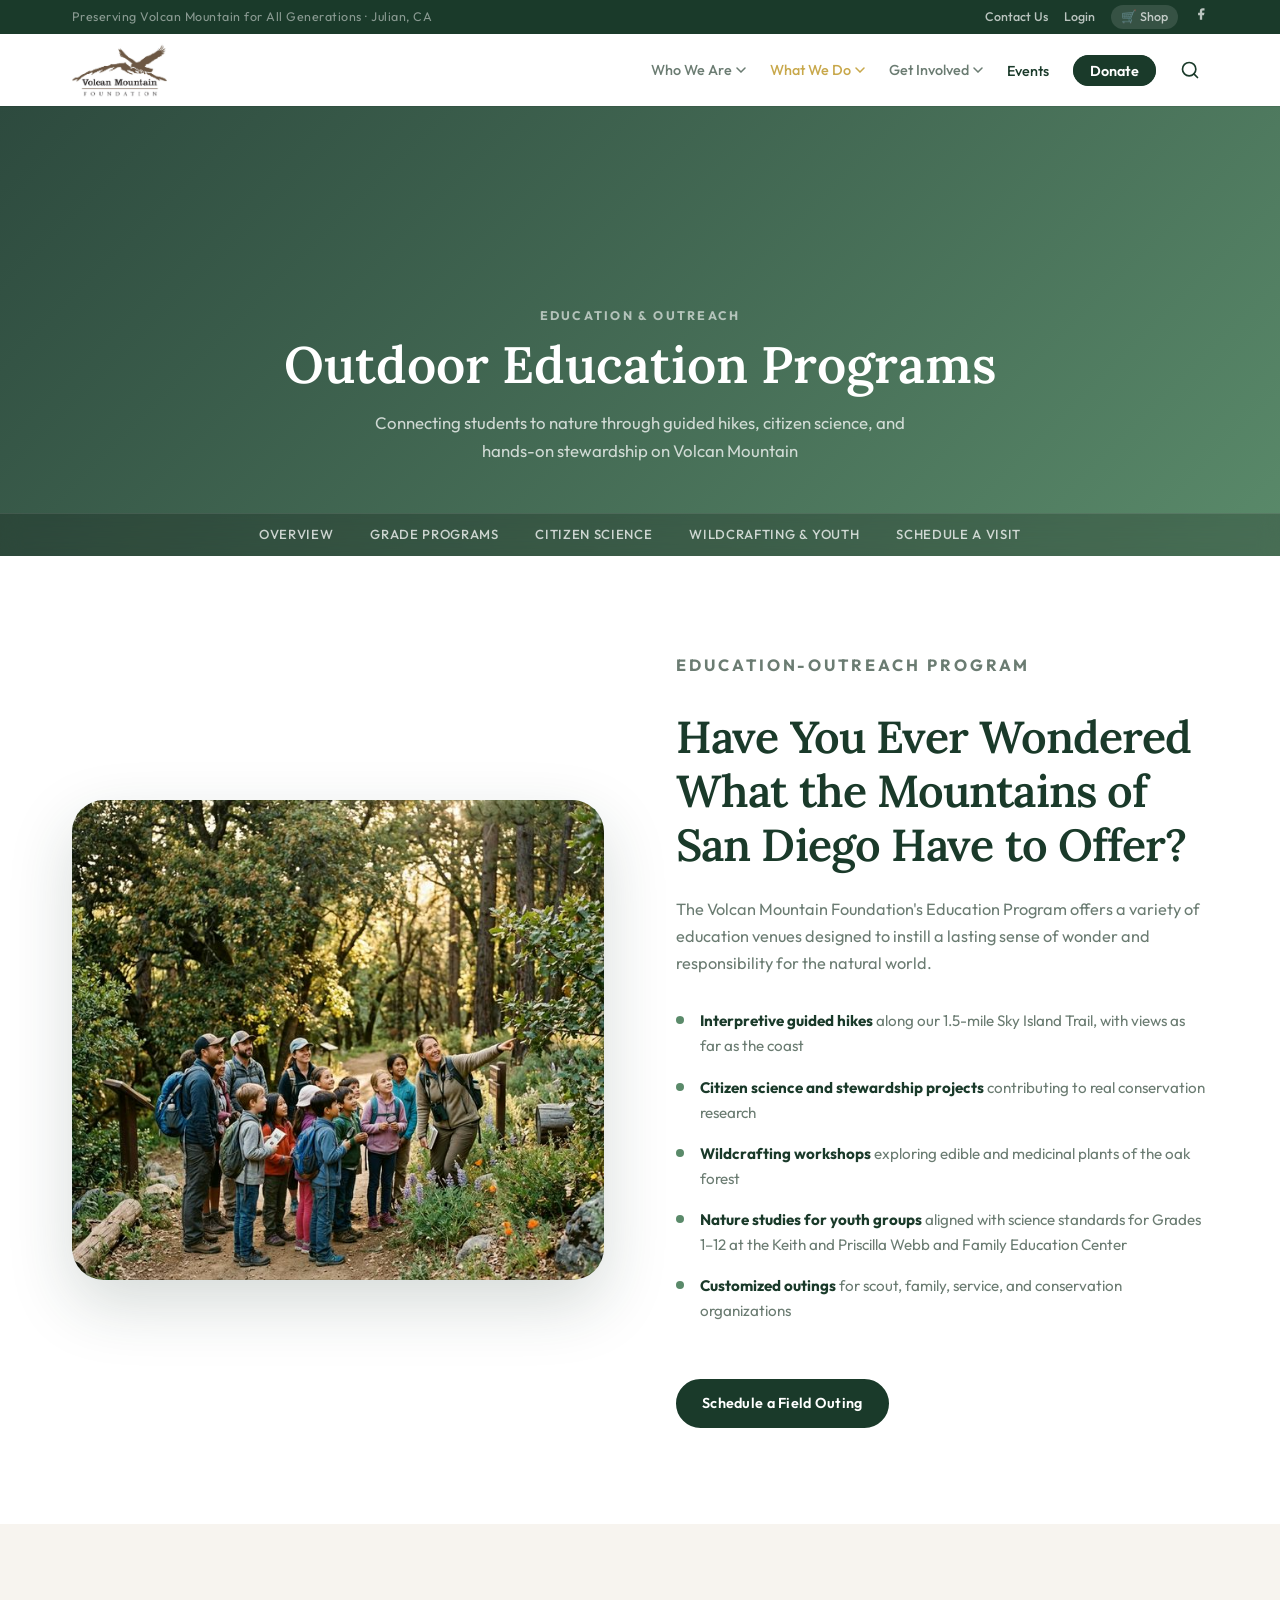
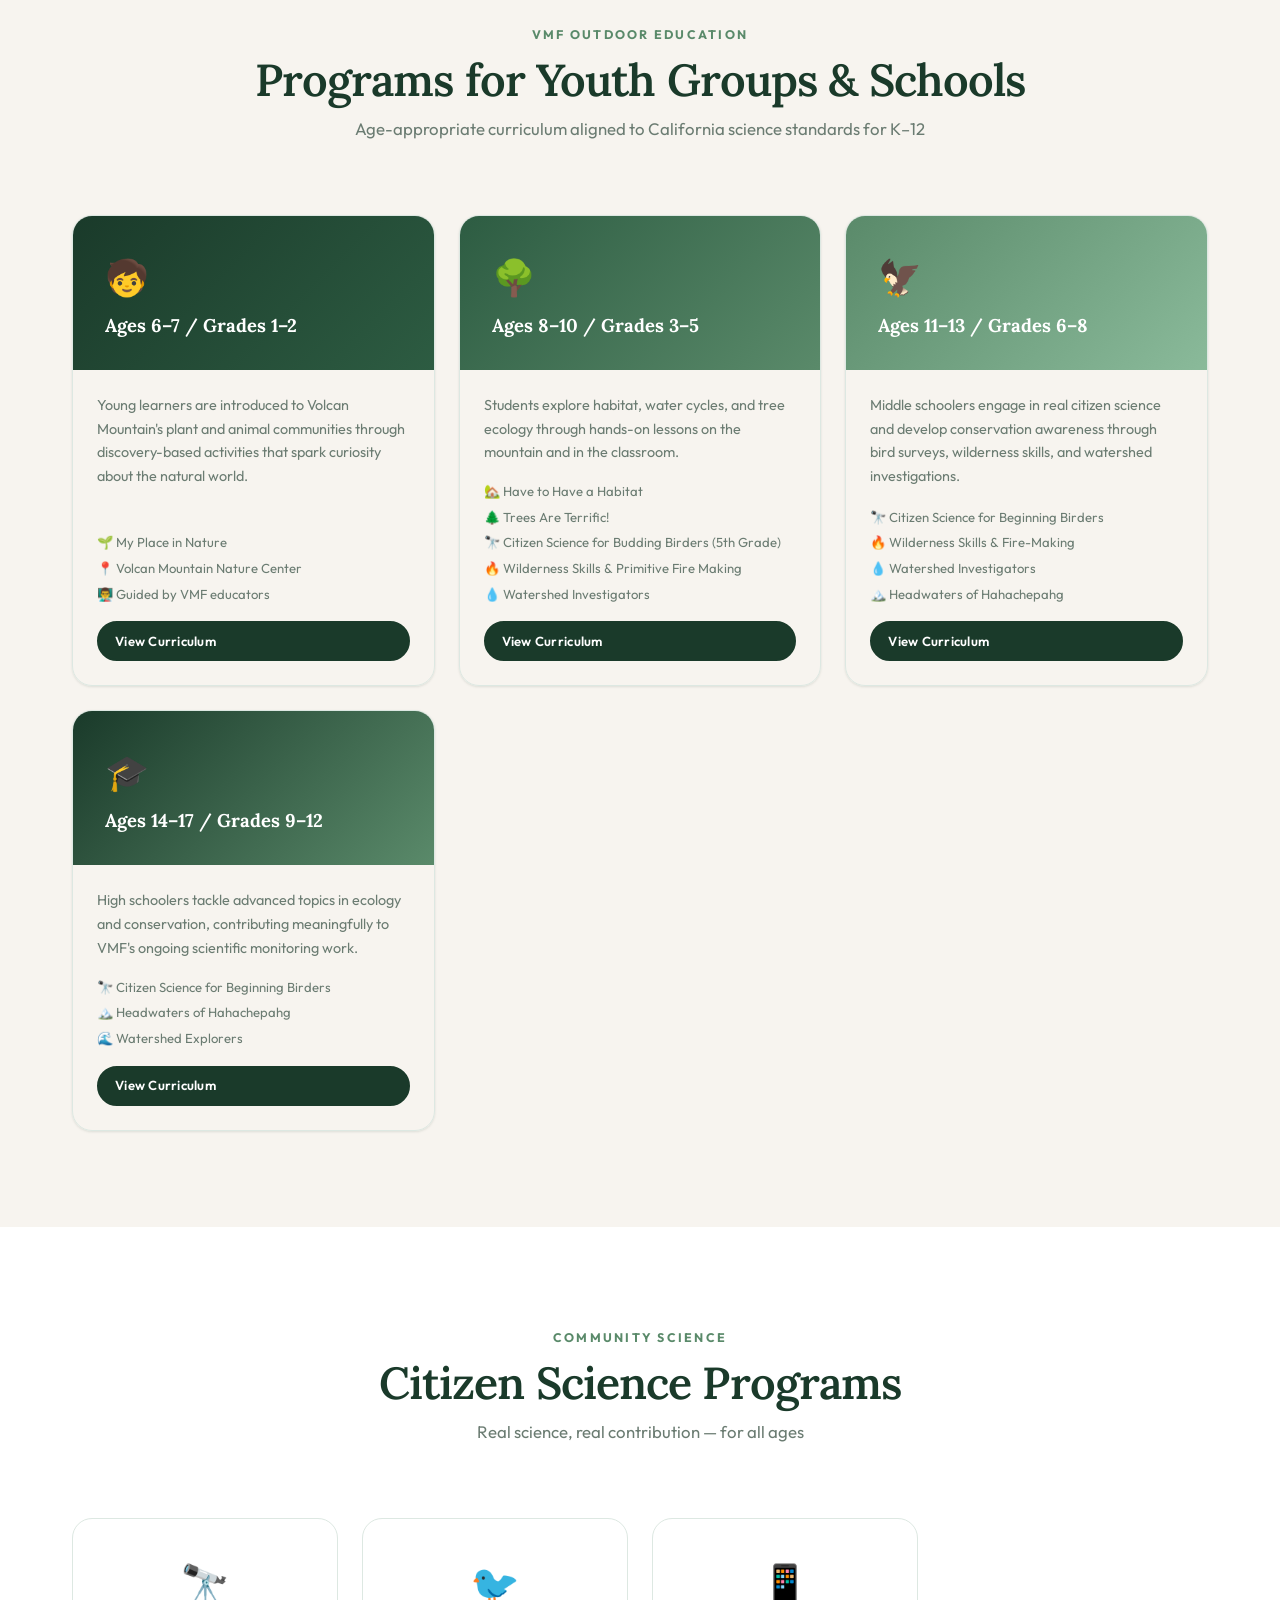
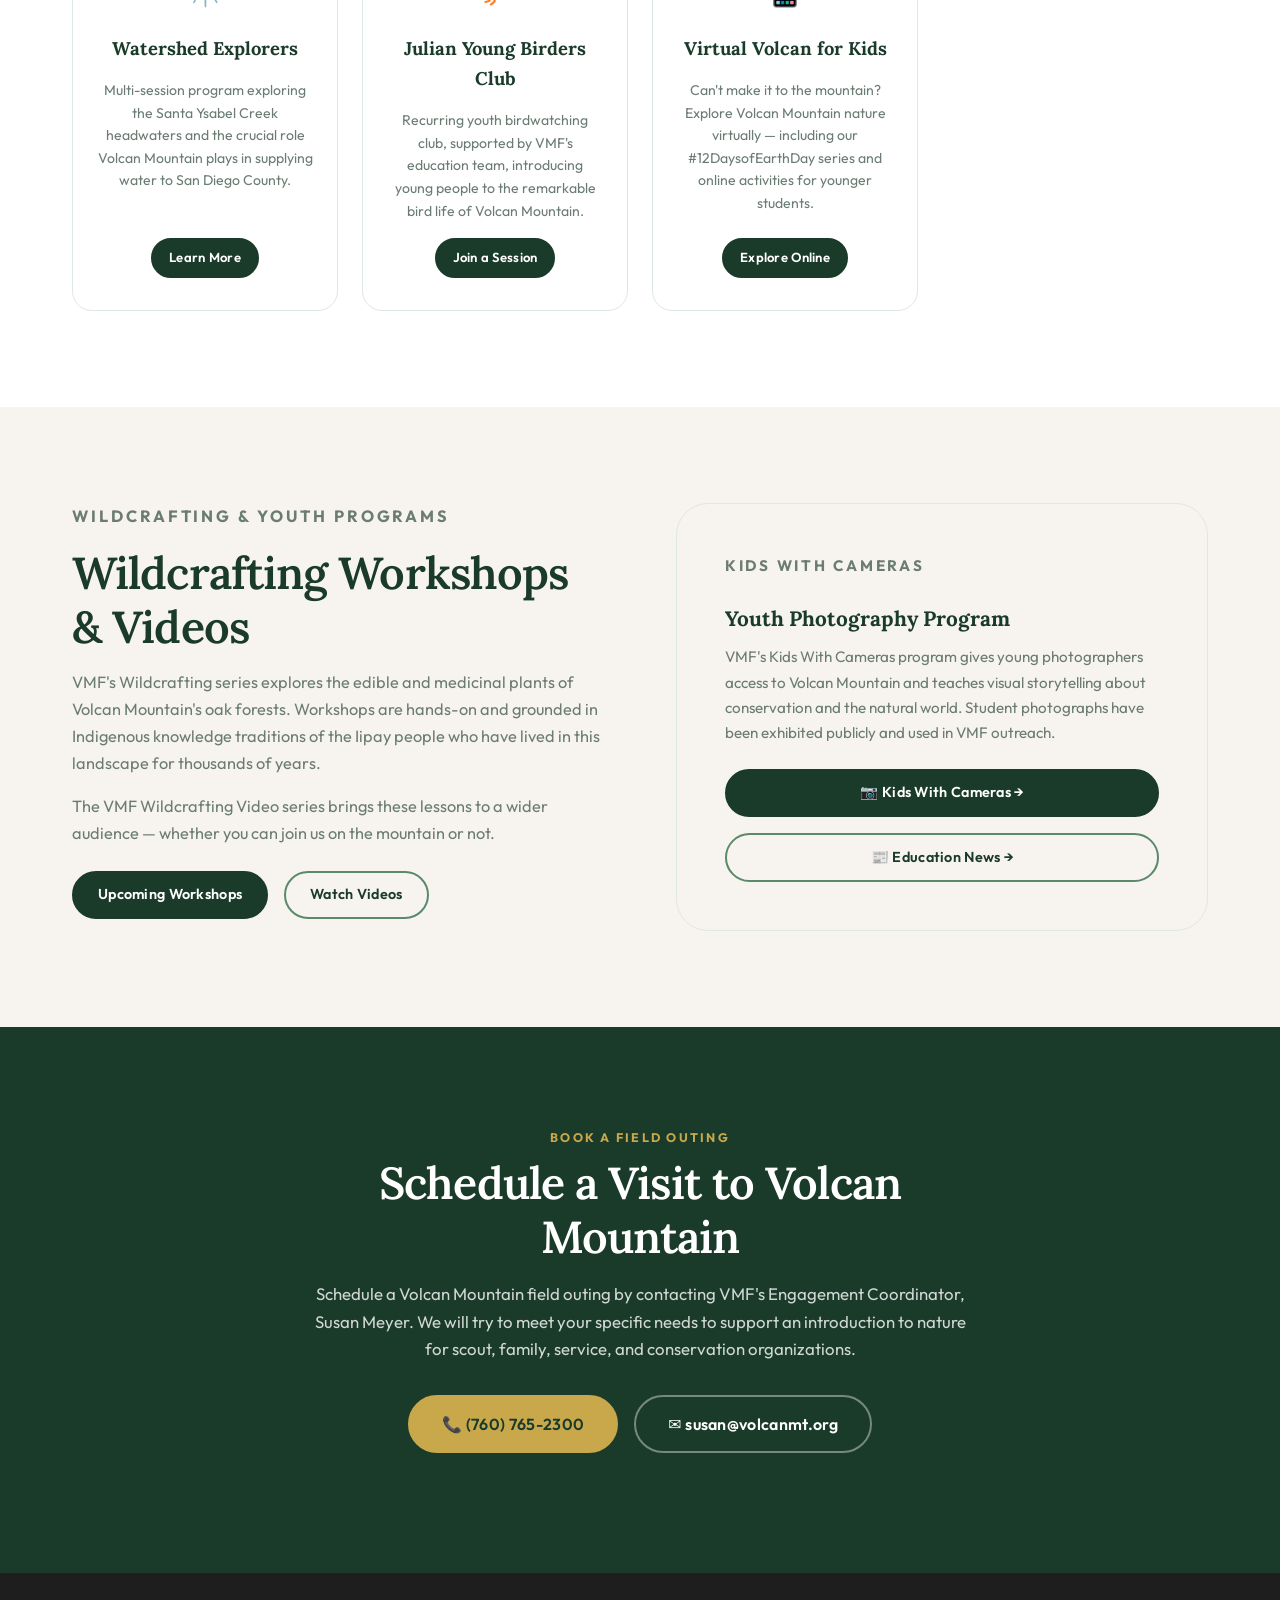
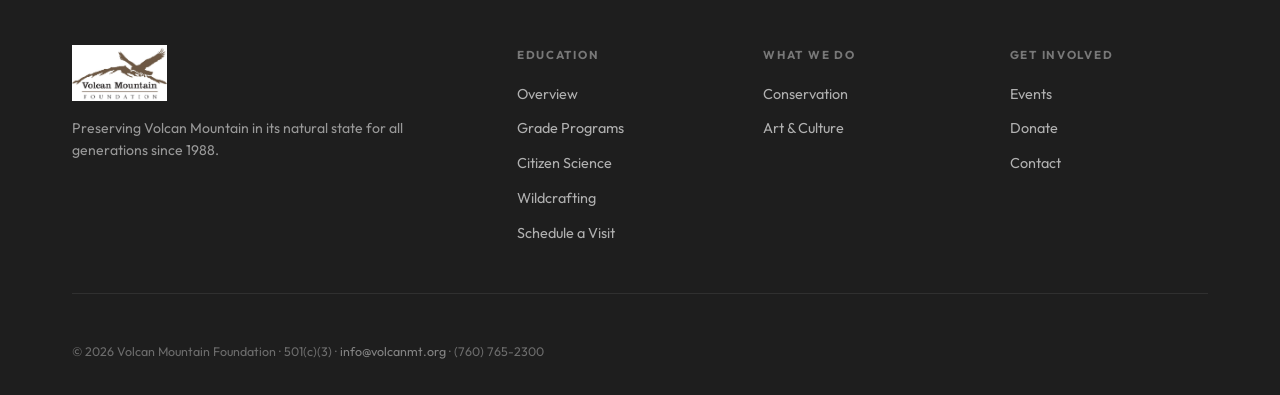
<file: education.html>
<!DOCTYPE html>
<html lang="en">
<head>
  <meta charset="UTF-8" />
  <meta name="viewport" content="width=device-width, initial-scale=1.0" />
  <title>Education Programs | Volcan Mountain Foundation</title>
  <meta name="description" content="VMF's outdoor education programs for grades 1–12 — citizen science, guided hikes on the Sky Island Trail, wildcrafting workshops, and watershed exploration in Julian, CA." />
  <link rel="stylesheet" href="style.css" />
  <link rel="preconnect" href="https://fonts.googleapis.com" /><link rel="preconnect" href="https://fonts.gstatic.com" crossorigin />
  <link href="https://fonts.googleapis.com/css2?family=Outfit:wght@300;400;500;600;700&family=Lora:ital,wght@0,400;0,600;1,400&display=swap" rel="stylesheet" />
</head>
<body>
  <div class="top-bar" id="top-bar"><div class="container top-bar-inner"><span class="top-bar-tagline">Preserving Volcan Mountain for All Generations · Julian, CA</span><nav class="top-bar-links"><a href="contact.html">Contact Us</a><a href="https://www.volcanmt.org/user/login" target="_blank" rel="noopener">Login</a><a href="get-involved.html#shop" class="top-bar-shop">🛒 Shop</a><a href="https://www.facebook.com/VolcanMountainFoundation" target="_blank" rel="noopener" aria-label="Facebook"><svg width="14" height="14" viewBox="0 0 24 24" fill="currentColor"><path d="M18 2h-3a5 5 0 00-5 5v3H7v4h3v8h4v-8h3l1-4h-4V7a1 1 0 011-1h3z"/></svg></a></nav></div></div>
  <header class="site-header" id="site-header">
    <nav class="nav-container" aria-label="Main navigation">
      <a href="index.html" class="nav-logo"><img src="logo.jpeg" alt="Volcan Mountain Foundation" class="nav-logo-img" /></a>
      <button class="nav-toggle" id="nav-toggle" aria-label="Toggle navigation" aria-expanded="false"><span></span><span></span><span></span></button>
      <ul class="nav-links" id="nav-links" role="list">
        <li class="nav-item has-mega"><button class="nav-link nav-link--mega" aria-haspopup="true" aria-expanded="false">Who We Are <svg class="nav-caret" viewBox="0 0 10 6" fill="none"><path d="M1 1l4 4 4-4" stroke="currentColor" stroke-width="1.5" stroke-linecap="round"/></svg></button><div class="mega-menu"><div class="mega-grid mega-grid--3"><div class="mega-col"><p class="mega-col-title">About Foundation</p><ul><li><a href="who-we-are.html#history" class="mega-link"><span class="mega-link-icon">📜</span><span><strong>History &amp; Accomplishments</strong></span></a></li><li><a href="who-we-are.html#mission" class="mega-link"><span class="mega-link-icon">🎯</span><span><strong>Mission, Vision &amp; Goals</strong></span></a></li><li><a href="who-we-are.html#leadership" class="mega-link"><span class="mega-link-icon">👥</span><span><strong>Leadership &amp; Board</strong></span></a></li><li><a href="who-we-are.html#ambassadors" class="mega-link"><span class="mega-link-icon">⭐</span><span><strong>Ambassadors Circle</strong></span></a></li></ul></div><div class="mega-col"><p class="mega-col-title">About the Mountain</p><ul><li><a href="who-we-are.html#geology" class="mega-link"><span class="mega-link-icon">🪨</span><span><strong>Geology</strong></span></a></li><li><a href="who-we-are.html#water" class="mega-link"><span class="mega-link-icon">💧</span><span><strong>Water &amp; Watersheds</strong></span></a></li><li><a href="who-we-are.html#plants-animals" class="mega-link"><span class="mega-link-icon">🌿</span><span><strong>Plants &amp; Animals</strong></span></a></li><li><a href="who-we-are.html#human-history" class="mega-link"><span class="mega-link-icon">🏺</span><span><strong>Human History</strong></span></a></li><li><a href="who-we-are.html#naming" class="mega-link"><span class="mega-link-icon">📛</span><span><strong>How It Got Its Name</strong></span></a></li></ul></div><div class="mega-col mega-col--highlight"><p class="mega-col-title">Our Impact</p><div class="mega-stat-list"><div class="mega-stat"><span class="mega-stat-num">31,000+</span><span>acres conserved</span></div></div><a href="who-we-are.html" class="btn btn--primary btn--sm">Learn More →</a></div></div></div></li>
        <li class="nav-item has-mega nav-item--active"><button class="nav-link nav-link--mega" aria-haspopup="true" aria-expanded="false">What We Do <svg class="nav-caret" viewBox="0 0 10 6" fill="none"><path d="M1 1l4 4 4-4" stroke="currentColor" stroke-width="1.5" stroke-linecap="round"/></svg></button><div class="mega-menu"><div class="mega-grid mega-grid--3"><div class="mega-col"><p class="mega-col-title">Conservation</p><ul><li><a href="what-we-do.html#conservation" class="mega-link"><span class="mega-link-icon">🌲</span><span><strong>Preservation Projects</strong></span></a></li><li><a href="what-we-do.html#stewardship" class="mega-link"><span class="mega-link-icon">🔬</span><span><strong>Conservation &amp; Stewardship</strong></span></a></li><li><a href="what-we-do.html#wildlife" class="mega-link"><span class="mega-link-icon">🦅</span><span><strong>Wildlife Monitoring</strong></span></a></li></ul></div><div class="mega-col"><p class="mega-col-title">Education &amp; Art</p><ul><li><a href="education.html" class="mega-link"><span class="mega-link-icon">📚</span><span><strong>Education Programs</strong></span></a></li><li><a href="education.html#grade-programs" class="mega-link"><span class="mega-link-icon">🧒</span><span><strong>Grade-Level Programs</strong></span></a></li><li><a href="education.html#wildcrafting" class="mega-link"><span class="mega-link-icon">🌿</span><span><strong>Wildcrafting &amp; Youth</strong></span></a></li><li><a href="what-we-do.html#art" class="mega-link"><span class="mega-link-icon">🎨</span><span><strong>Art &amp; Volcan Mountain</strong></span></a></li></ul></div><div class="mega-col mega-col--highlight"><p class="mega-col-title">Education</p><a href="education.html" class="btn btn--primary btn--sm">All Programs →</a></div></div></div></li>
        <li class="nav-item has-mega"><button class="nav-link nav-link--mega" aria-haspopup="true" aria-expanded="false">Get Involved <svg class="nav-caret" viewBox="0 0 10 6" fill="none"><path d="M1 1l4 4 4-4" stroke="currentColor" stroke-width="1.5" stroke-linecap="round"/></svg></button><div class="mega-menu"><div class="mega-grid mega-grid--3"><div class="mega-col"><p class="mega-col-title">Things to Do</p><ul><li><a href="get-involved.html#events" class="mega-link"><span class="mega-link-icon">📅</span><span><strong>Events Calendar</strong></span></a></li><li><a href="get-involved.html#hiking" class="mega-link"><span class="mega-link-icon">🥾</span><span><strong>Hiking</strong></span></a></li></ul></div><div class="mega-col"><p class="mega-col-title">Ways to Help</p><ul><li><a href="donate.html" class="mega-link mega-link--green"><span class="mega-link-icon">💚</span><span><strong>Donate Now</strong></span></a></li><li><a href="get-involved.html#volunteer" class="mega-link"><span class="mega-link-icon">🌱</span><span><strong>Volunteer</strong></span></a></li><li><a href="get-involved.html#membership" class="mega-link"><span class="mega-link-icon">🤝</span><span><strong>Membership</strong></span></a></li></ul></div><div class="mega-col mega-col--cta"><p class="mega-col-title">Featured Event</p><div class="mega-event-card"><span class="mega-event-date">APR 11, 2026</span><h4>Annual Dinner Dance</h4><p>VMF's signature fundraiser.</p><a href="get-involved.html#events" class="btn btn--primary btn--sm">RSVP →</a></div></div></div></div></li>
        <li class="nav-item"><a href="get-involved.html#events" class="nav-link">Events</a></li>
        <li class="nav-item"><a href="donate.html" class="nav-link nav-link--donate">Donate</a></li>
      </ul>
    </nav>
  </header>

  <div class="page-hero" style="background:linear-gradient(135deg,#2d4a3e 0%,#5a8a6a 100%);">
    <div class="container">
      <p class="page-hero-eyebrow">Education &amp; Outreach</p>
      <h1 class="page-hero-title">Outdoor Education Programs</h1>
      <p class="page-hero-sub">Connecting students to nature through guided hikes, citizen science, and hands-on stewardship on Volcan Mountain</p>
    </div>
    <nav class="page-subnav"><a href="#overview">Overview</a><a href="#grade-programs">Grade Programs</a><a href="#citizen-science">Citizen Science</a><a href="#wildcrafting">Wildcrafting &amp; Youth</a><a href="#schedule">Schedule a Visit</a></nav>
  </div>

  <!-- OVERVIEW -->
  <section class="section" id="overview">
    <div class="container">
      <div class="education-grid">
        <div class="education-image fade-in-up"><img src="education.png" alt="Students learning on Volcan Mountain" loading="lazy" /></div>
        <div class="education-text fade-in-up">
          <p class="section-eyebrow">Education-Outreach Program</p>
          <h2 class="section-title">Have You Ever Wondered What the Mountains of San Diego Have to Offer?</h2>
          <p>The Volcan Mountain Foundation's Education Program offers a variety of education venues designed to instill a lasting sense of wonder and responsibility for the natural world.</p>
          <ul class="education-list">
            <li><span class="edu-bullet"></span><span><strong>Interpretive guided hikes</strong> along our 1.5-mile Sky Island Trail, with views as far as the coast</span></li>
            <li><span class="edu-bullet"></span><span><strong>Citizen science and stewardship projects</strong> contributing to real conservation research</span></li>
            <li><span class="edu-bullet"></span><span><strong>Wildcrafting workshops</strong> exploring edible and medicinal plants of the oak forest</span></li>
            <li><span class="edu-bullet"></span><span><strong>Nature studies for youth groups</strong> aligned with science standards for Grades 1–12 at the Keith and Priscilla Webb and Family Education Center</span></li>
            <li><span class="edu-bullet"></span><span><strong>Customized outings</strong> for scout, family, service, and conservation organizations</span></li>
          </ul>
          <a href="#schedule" class="btn btn--primary" style="margin-top:1.5rem;">Schedule a Field Outing</a>
        </div>
      </div>
    </div>
  </section>

  <!-- GRADE-LEVEL PROGRAMS -->
  <section class="section" id="grade-programs" style="background:var(--clr-cream);">
    <div class="container">
      <div class="section-header">
        <p class="section-eyebrow">VMF Outdoor Education</p>
        <h2 class="section-title">Programs for Youth Groups &amp; Schools</h2>
        <p class="section-subtitle">Age-appropriate curriculum aligned to California science standards for K–12</p>
      </div>
      <div class="hike-grid">
        <div class="hike-card fade-in-up">
          <div class="hike-card-header" style="background:linear-gradient(135deg,#1a3a2a,#2d5c42);">
            <span class="hike-icon">🧒</span><h3>Ages 6–7 / Grades 1–2</h3>
          </div>
          <div class="hike-card-body">
            <p>Young learners are introduced to Volcan Mountain's plant and animal communities through discovery-based activities that spark curiosity about the natural world.</p>
            <ul class="hike-details">
              <li>🌱 My Place in Nature</li>
              <li>📍 Volcan Mountain Nature Center</li>
              <li>👨‍🏫 Guided by VMF educators</li>
            </ul>
            <a href="https://www.volcanmt.org/ages-6-7grades-1-2" target="_blank" rel="noopener" class="btn btn--primary btn--sm">View Curriculum</a>
          </div>
        </div>
        <div class="hike-card fade-in-up">
          <div class="hike-card-header" style="background:linear-gradient(135deg,#2d5c42,#5a8a6a);">
            <span class="hike-icon">🌳</span><h3>Ages 8–10 / Grades 3–5</h3>
          </div>
          <div class="hike-card-body">
            <p>Students explore habitat, water cycles, and tree ecology through hands-on lessons on the mountain and in the classroom.</p>
            <ul class="hike-details">
              <li>🏡 Have to Have a Habitat</li>
              <li>🌲 Trees Are Terrific!</li>
              <li>🔭 Citizen Science for Budding Birders (5th Grade)</li>
              <li>🔥 Wilderness Skills &amp; Primitive Fire Making</li>
              <li>💧 Watershed Investigators</li>
            </ul>
            <a href="https://www.volcanmt.org/ages-8-10grades-3-5" target="_blank" rel="noopener" class="btn btn--primary btn--sm">View Curriculum</a>
          </div>
        </div>
        <div class="hike-card fade-in-up">
          <div class="hike-card-header" style="background:linear-gradient(135deg,#5a8a6a,#8aba9a);">
            <span class="hike-icon">🦅</span><h3>Ages 11–13 / Grades 6–8</h3>
          </div>
          <div class="hike-card-body">
            <p>Middle schoolers engage in real citizen science and develop conservation awareness through bird surveys, wilderness skills, and watershed investigations.</p>
            <ul class="hike-details">
              <li>🔭 Citizen Science for Beginning Birders</li>
              <li>🔥 Wilderness Skills &amp; Fire-Making</li>
              <li>💧 Watershed Investigators</li>
              <li>🏔️ Headwaters of Hahachepahg</li>
            </ul>
            <a href="https://www.volcanmt.org/ages-11-13grades-6-8" target="_blank" rel="noopener" class="btn btn--primary btn--sm">View Curriculum</a>
          </div>
        </div>
        <div class="hike-card fade-in-up">
          <div class="hike-card-header" style="background:linear-gradient(135deg,#1a3a2a,#5a8a6a);">
            <span class="hike-icon">🎓</span><h3>Ages 14–17 / Grades 9–12</h3>
          </div>
          <div class="hike-card-body">
            <p>High schoolers tackle advanced topics in ecology and conservation, contributing meaningfully to VMF's ongoing scientific monitoring work.</p>
            <ul class="hike-details">
              <li>🔭 Citizen Science for Beginning Birders</li>
              <li>🏔️ Headwaters of Hahachepahg</li>
              <li>🌊 Watershed Explorers</li>
            </ul>
            <a href="https://www.volcanmt.org/ages-14-17grades-9-12" target="_blank" rel="noopener" class="btn btn--primary btn--sm">View Curriculum</a>
          </div>
        </div>
      </div>
    </div>
  </section>

  <!-- CITIZEN SCIENCE -->
  <section class="section" id="citizen-science">
    <div class="container">
      <div class="section-header">
        <p class="section-eyebrow">Community Science</p>
        <h2 class="section-title">Citizen Science Programs</h2>
        <p class="section-subtitle">Real science, real contribution — for all ages</p>
      </div>
      <div class="involve-grid">
        <div class="involve-card fade-in-up"><div class="involve-icon">🔭</div><h3>Watershed Explorers</h3><p>Multi-session program exploring the Santa Ysabel Creek headwaters and the crucial role Volcan Mountain plays in supplying water to San Diego County.</p><a href="https://www.volcanmt.org/watershed-explorers" target="_blank" rel="noopener" class="btn btn--primary btn--sm">Learn More</a></div>
        <div class="involve-card fade-in-up"><div class="involve-icon">🐦</div><h3>Julian Young Birders Club</h3><p>Recurring youth birdwatching club, supported by VMF's education team, introducing young people to the remarkable bird life of Volcan Mountain.</p><a href="get-involved.html#events" class="btn btn--primary btn--sm">Join a Session</a></div>
        <div class="involve-card fade-in-up"><div class="involve-icon">📱</div><h3>Virtual Volcan for Kids</h3><p>Can't make it to the mountain? Explore Volcan Mountain nature virtually — including our #12DaysofEarthDay series and online activities for younger students.</p><a href="https://www.volcanmt.org/kids-virtual-volcan-mountain-nature-fun" target="_blank" rel="noopener" class="btn btn--primary btn--sm">Explore Online</a></div>
      </div>
    </div>
  </section>

  <!-- WILDCRAFTING + YOUTH -->
  <section class="section" id="wildcrafting" style="background:var(--clr-cream);">
    <div class="container">
      <div class="art-grid">
        <div class="art-text fade-in-up">
          <p class="section-eyebrow">Wildcrafting &amp; Youth Programs</p>
          <h2 class="section-title">Wildcrafting Workshops &amp; Videos</h2>
          <p>VMF's Wildcrafting series explores the edible and medicinal plants of Volcan Mountain's oak forests. Workshops are hands-on and grounded in Indigenous knowledge traditions of the Iipay people who have lived in this landscape for thousands of years.</p>
          <p>The VMF Wildcrafting Video series brings these lessons to a wider audience — whether you can join us on the mountain or not.</p>
          <div class="art-actions">
            <a href="get-involved.html#events" class="btn btn--primary">Upcoming Workshops</a>
            <a href="https://www.volcanmt.org/vmf-wildcrafting-videos" target="_blank" rel="noopener" class="btn btn--outline">Watch Videos</a>
          </div>
        </div>
        <div class="art-newsletter fade-in-up">
          <p class="section-eyebrow">Kids With Cameras</p>
          <h3>Youth Photography Program</h3>
          <p>VMF's Kids With Cameras program gives young photographers access to Volcan Mountain and teaches visual storytelling about conservation and the natural world. Student photographs have been exhibited publicly and used in VMF outreach.</p>
          <div style="margin-top:1.5rem;display:flex;flex-direction:column;gap:1rem;">
            <a href="https://www.volcanmt.org/kids-cameras" target="_blank" rel="noopener" class="btn btn--primary btn--full">📷 Kids With Cameras →</a>
            <a href="https://www.volcanmt.org/blog/education-outreach" target="_blank" rel="noopener" class="btn btn--outline btn--full">📰 Education News →</a>
          </div>
        </div>
      </div>
    </div>
  </section>

  <!-- SCHEDULE A VISIT -->
  <section class="section" id="schedule" style="background:var(--clr-forest);">
    <div class="container" style="max-width:720px;text-align:center;">
      <p class="section-eyebrow" style="color:var(--clr-gold);">Book a Field Outing</p>
      <h2 class="section-title section-title--light">Schedule a Visit to Volcan Mountain</h2>
      <p style="color:rgba(255,255,255,0.8);margin:1rem 0 2rem;font-size:1.05rem;">Schedule a Volcan Mountain field outing by contacting VMF's Engagement Coordinator, Susan Meyer. We will try to meet your specific needs to support an introduction to nature for scout, family, service, and conservation organizations.</p>
      <div style="display:flex;gap:1rem;justify-content:center;flex-wrap:wrap;margin-bottom:1.5rem;">
        <a href="tel:7607652300" class="btn btn--gold btn--lg" style="background:var(--clr-gold);border-color:var(--clr-gold);color:var(--clr-forest);">📞 (760) 765-2300</a>
        <a href="mailto:susan@volcanmt.org" class="btn btn--outline btn--lg" style="border-color:rgba(255,255,255,0.4);color:var(--clr-white);">✉️ susan@volcanmt.org</a>
      </div>
    </div>
  </section>

  <footer class="site-footer"><div class="container"><div class="footer-grid"><div class="footer-brand"><a href="index.html" class="nav-logo footer-logo"><img src="logo.jpeg" alt="Volcan Mountain Foundation" class="nav-logo-img" /></a><p class="footer-mission">Preserving Volcan Mountain in its natural state for all generations since 1988.</p></div><nav class="footer-nav"><h3 class="footer-nav-title">Education</h3><ul role="list"><li><a href="#overview">Overview</a></li><li><a href="#grade-programs">Grade Programs</a></li><li><a href="#citizen-science">Citizen Science</a></li><li><a href="#wildcrafting">Wildcrafting</a></li><li><a href="#schedule">Schedule a Visit</a></li></ul></nav><nav class="footer-nav"><h3 class="footer-nav-title">What We Do</h3><ul role="list"><li><a href="what-we-do.html#conservation">Conservation</a></li><li><a href="what-we-do.html#art">Art &amp; Culture</a></li></ul></nav><nav class="footer-nav"><h3 class="footer-nav-title">Get Involved</h3><ul role="list"><li><a href="get-involved.html#events">Events</a></li><li><a href="donate.html">Donate</a></li><li><a href="contact.html">Contact</a></li></ul></nav></div><div class="footer-bottom"><p>© 2026 Volcan Mountain Foundation · 501(c)(3) · <a href="mailto:info@volcanmt.org">info@volcanmt.org</a> · (760) 765-2300</p></div></div></footer>
  <script src="main.js"></script>
  <script src="search.js"></script>
</body>
</html>
</file>
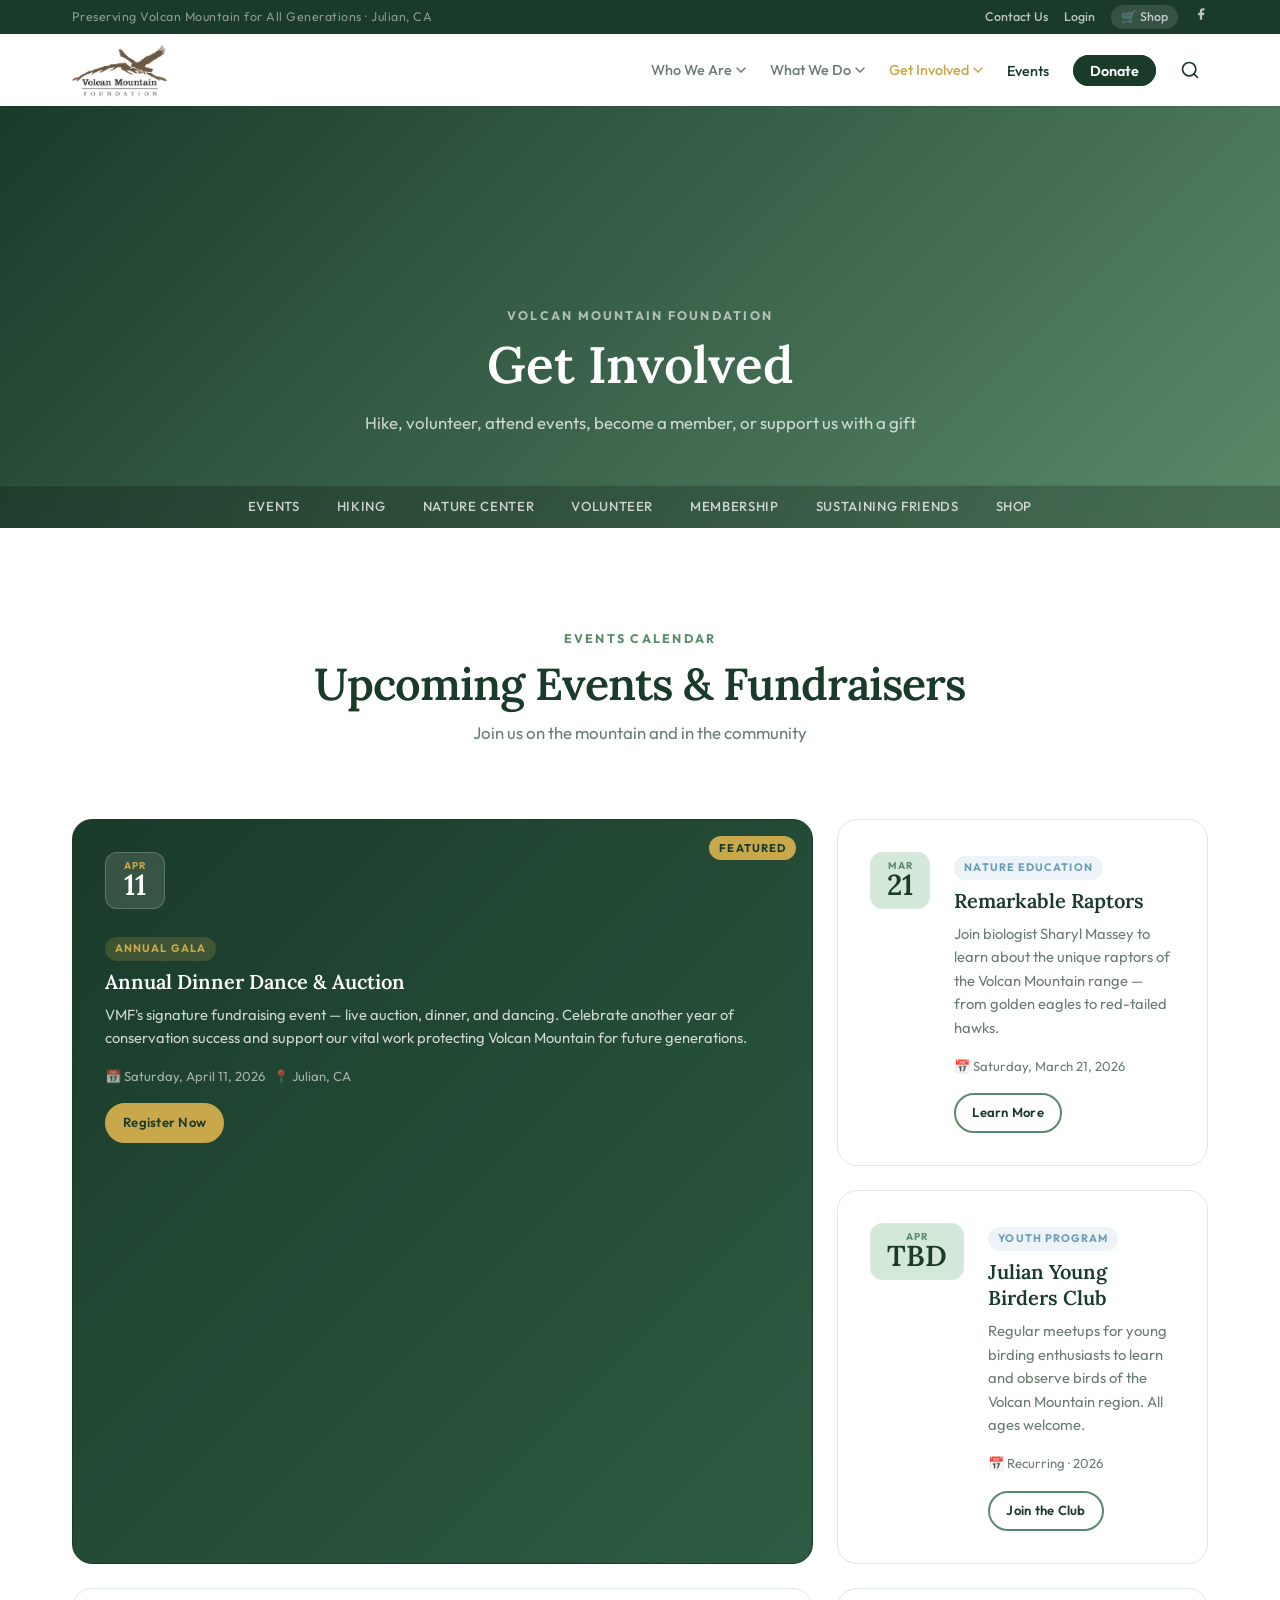
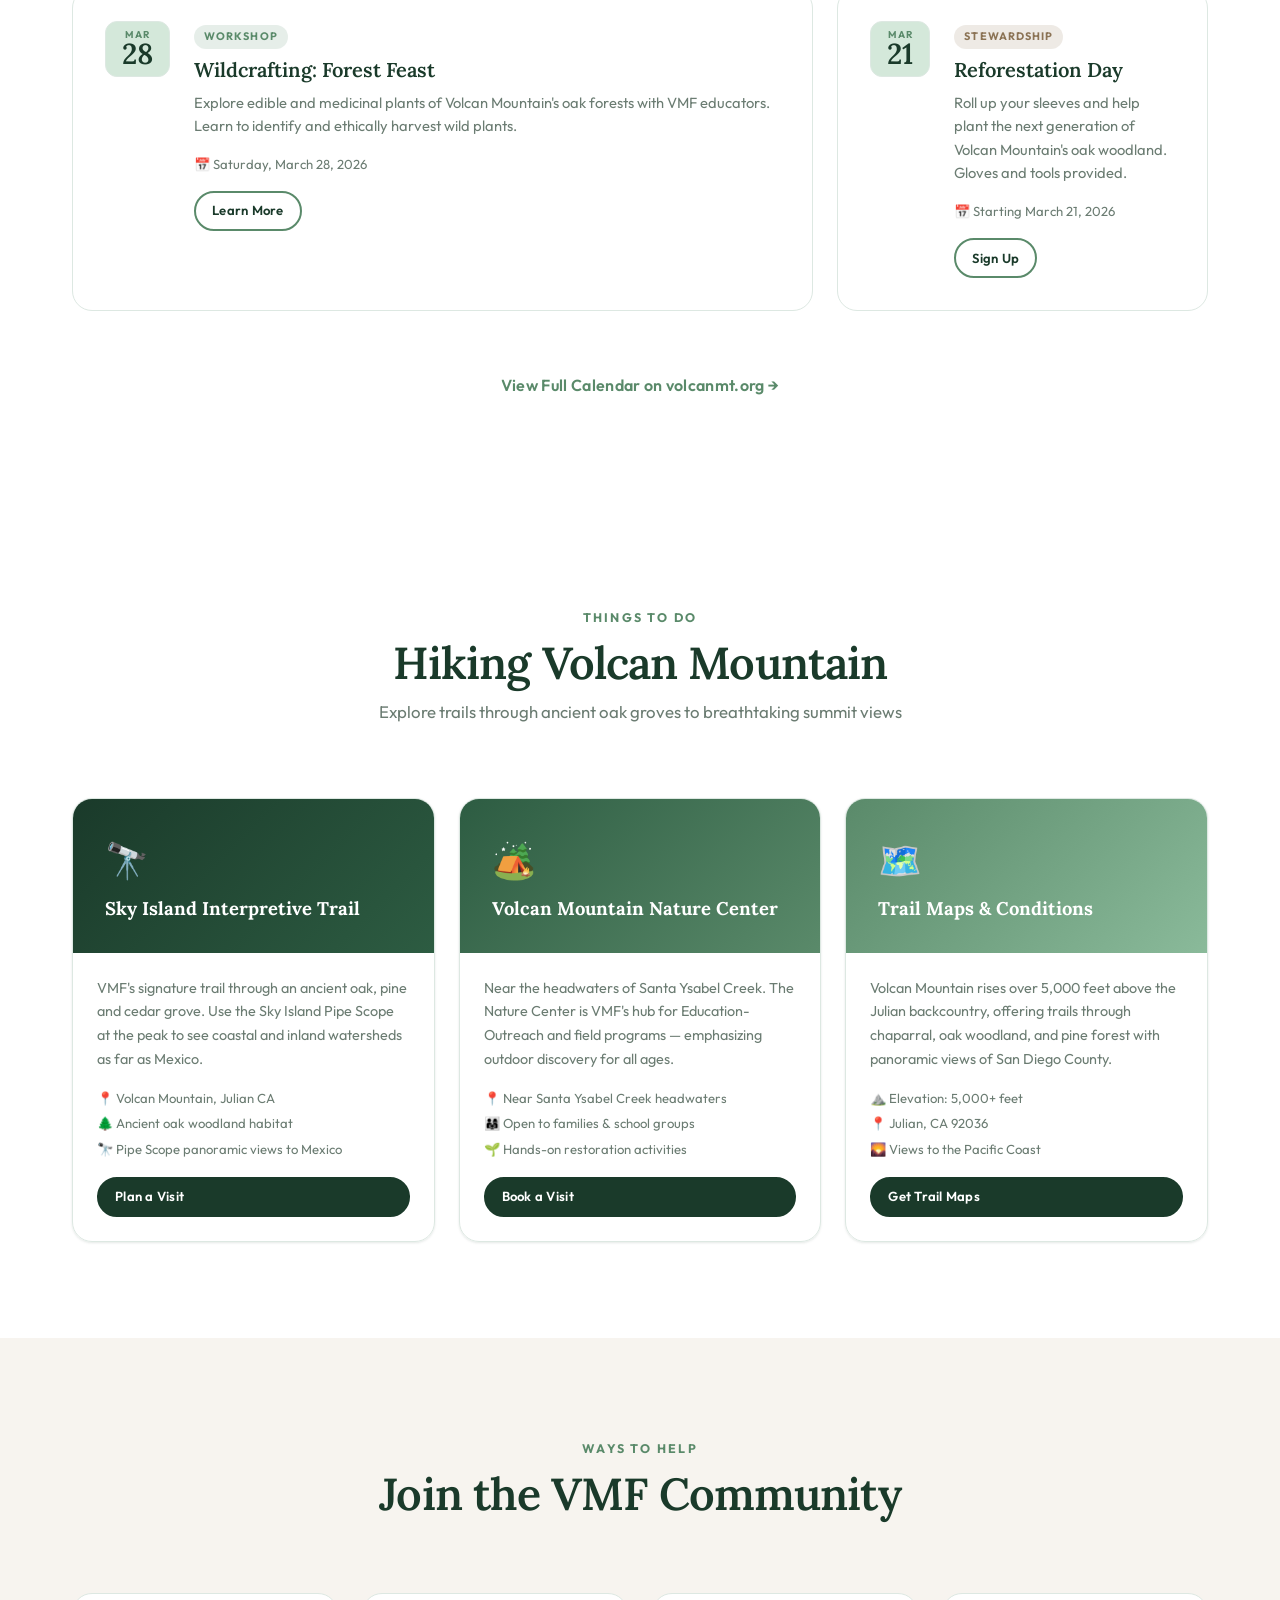
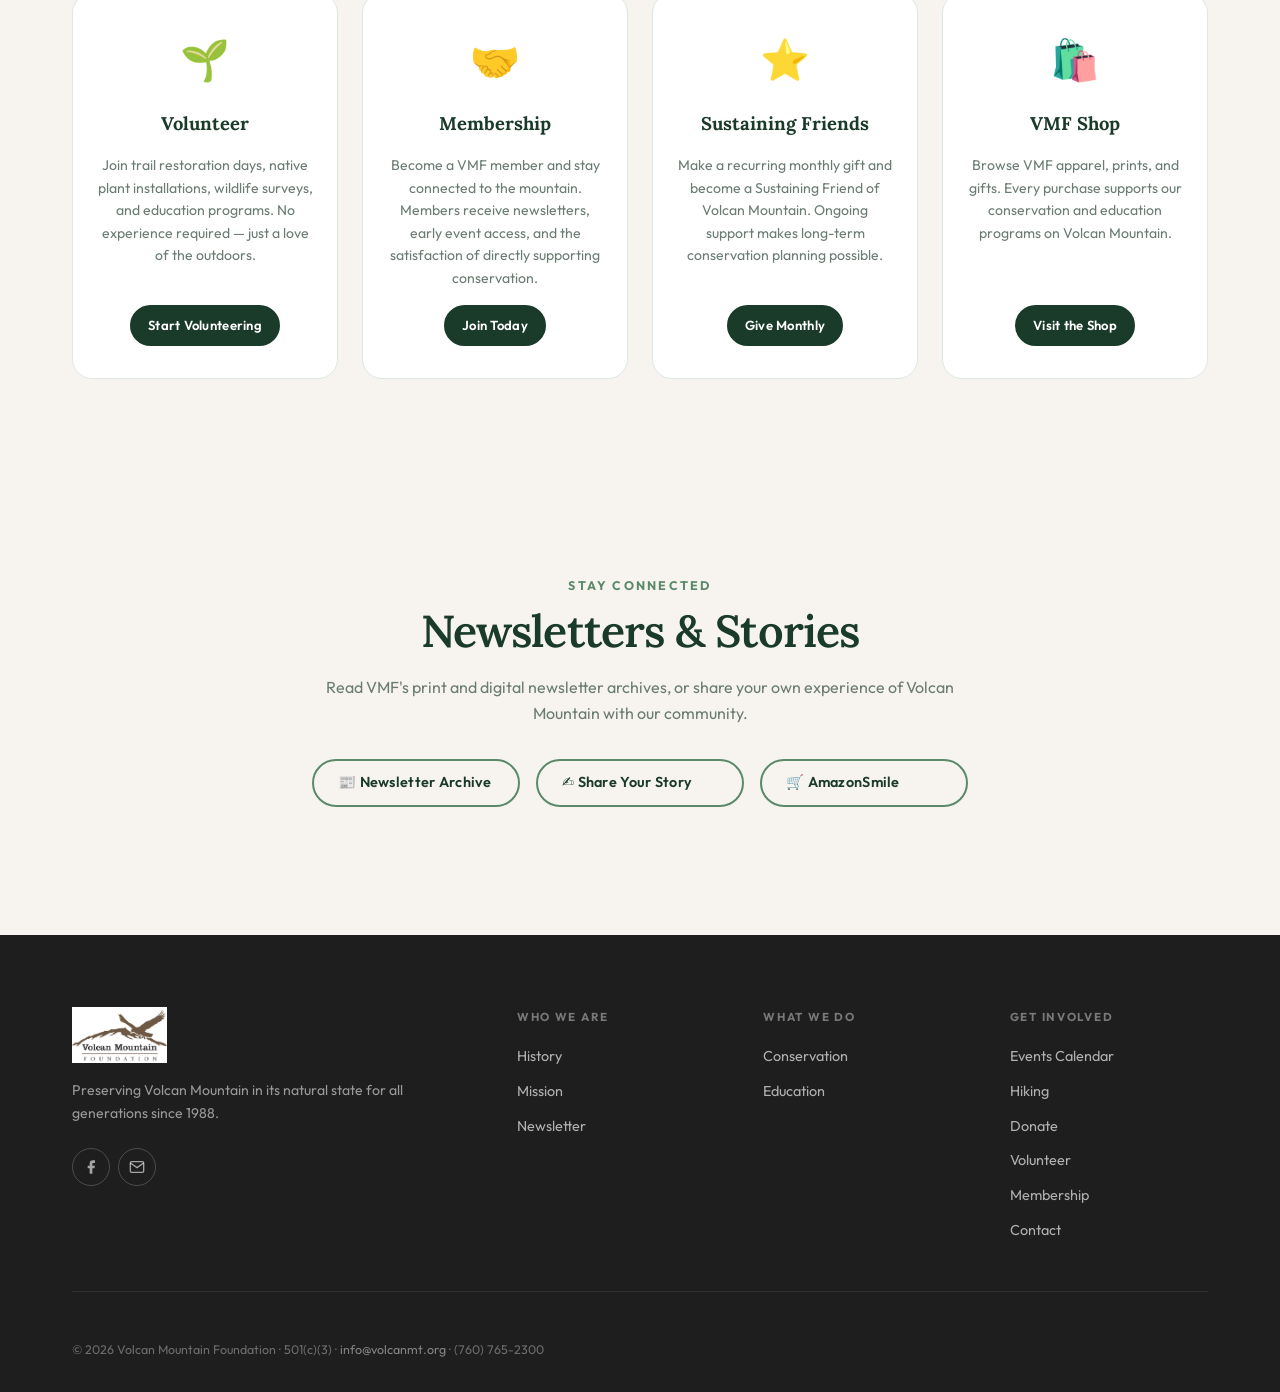
<file: get-involved.html>
<!DOCTYPE html>
<html lang="en">
<head>
  <meta charset="UTF-8" />
  <meta name="viewport" content="width=device-width, initial-scale=1.0" />
  <title>Get Involved | Volcan Mountain Foundation</title>
  <meta name="description" content="Get involved with Volcan Mountain Foundation — upcoming events, hiking, volunteering, membership, sustaining friends, and the VMF shop." />
  <link rel="stylesheet" href="style.css" />
  <link rel="preconnect" href="https://fonts.googleapis.com" /><link rel="preconnect" href="https://fonts.gstatic.com" crossorigin />
  <link href="https://fonts.googleapis.com/css2?family=Outfit:wght@300;400;500;600;700&family=Lora:ital,wght@0,400;0,600;1,400&display=swap" rel="stylesheet" />
</head>
<body>
  <div class="top-bar" id="top-bar"><div class="container top-bar-inner"><span class="top-bar-tagline">Preserving Volcan Mountain for All Generations · Julian, CA</span><nav class="top-bar-links"><a href="contact.html">Contact Us</a><a href="https://www.volcanmt.org/user/login" target="_blank" rel="noopener">Login</a><a href="#shop" class="top-bar-shop">🛒 Shop</a><a href="https://www.facebook.com/VolcanMountainFoundation" target="_blank" rel="noopener" aria-label="Facebook"><svg width="14" height="14" viewBox="0 0 24 24" fill="currentColor"><path d="M18 2h-3a5 5 0 00-5 5v3H7v4h3v8h4v-8h3l1-4h-4V7a1 1 0 011-1h3z"/></svg></a></nav></div></div>
  <header class="site-header" id="site-header">
    <nav class="nav-container" aria-label="Main navigation">
      <a href="index.html" class="nav-logo"><img src="logo.jpeg" alt="Volcan Mountain Foundation" class="nav-logo-img" /></a>
      <button class="nav-toggle" id="nav-toggle" aria-label="Toggle navigation" aria-expanded="false"><span></span><span></span><span></span></button>
      <ul class="nav-links" id="nav-links" role="list">
        <li class="nav-item has-mega"><button class="nav-link nav-link--mega" aria-haspopup="true" aria-expanded="false">Who We Are <svg class="nav-caret" viewBox="0 0 10 6" fill="none"><path d="M1 1l4 4 4-4" stroke="currentColor" stroke-width="1.5" stroke-linecap="round"/></svg></button><div class="mega-menu"><div class="mega-grid mega-grid--3"><div class="mega-col"><p class="mega-col-title">About Foundation</p><ul><li><a href="who-we-are.html#history" class="mega-link"><span class="mega-link-icon">📜</span><span><strong>History &amp; Accomplishments</strong></span></a></li><li><a href="who-we-are.html#mission" class="mega-link"><span class="mega-link-icon">🎯</span><span><strong>Mission, Vision &amp; Goals</strong></span></a></li><li><a href="who-we-are.html#leadership" class="mega-link"><span class="mega-link-icon">👥</span><span><strong>Leadership &amp; Board</strong></span></a></li></ul></div><div class="mega-col"><p class="mega-col-title">About the Mountain</p><ul><li><a href="who-we-are.html#natural-history" class="mega-link"><span class="mega-link-icon">🌿</span><span><strong>Natural History</strong></span></a></li><li><a href="who-we-are.html#sky-island" class="mega-link"><span class="mega-link-icon">🔭</span><span><strong>Sky Island Trail</strong></span></a></li></ul></div><div class="mega-col mega-col--highlight"><p class="mega-col-title">Our Impact</p><div class="mega-stat-list"><div class="mega-stat"><span class="mega-stat-num">31,000+</span><span>acres conserved</span></div></div><a href="who-we-are.html" class="btn btn--primary btn--sm">Learn More →</a></div></div></div></li>
        <li class="nav-item has-mega"><button class="nav-link nav-link--mega" aria-haspopup="true" aria-expanded="false">What We Do <svg class="nav-caret" viewBox="0 0 10 6" fill="none"><path d="M1 1l4 4 4-4" stroke="currentColor" stroke-width="1.5" stroke-linecap="round"/></svg></button><div class="mega-menu"><div class="mega-grid mega-grid--3"><div class="mega-col"><p class="mega-col-title">Conservation</p><ul><li><a href="what-we-do.html#conservation" class="mega-link"><span class="mega-link-icon">🌲</span><span><strong>Preservation Overview</strong></span></a></li><li><a href="what-we-do.html#wildlife" class="mega-link"><span class="mega-link-icon">🦅</span><span><strong>Wildlife Monitoring</strong></span></a></li></ul></div><div class="mega-col"><p class="mega-col-title">Education &amp; Art</p><ul><li><a href="what-we-do.html#education" class="mega-link"><span class="mega-link-icon">📚</span><span><strong>Education Overview</strong></span></a></li><li><a href="what-we-do.html#art" class="mega-link"><span class="mega-link-icon">🎨</span><span><strong>Art &amp; Volcan Mountain</strong></span></a></li></ul></div><div class="mega-col mega-col--highlight"><p class="mega-col-title">Programs</p><a href="what-we-do.html" class="btn btn--primary btn--sm">View All →</a></div></div></div></li>
        <li class="nav-item has-mega nav-item--active"><button class="nav-link nav-link--mega" aria-haspopup="true" aria-expanded="false">Get Involved <svg class="nav-caret" viewBox="0 0 10 6" fill="none"><path d="M1 1l4 4 4-4" stroke="currentColor" stroke-width="1.5" stroke-linecap="round"/></svg></button><div class="mega-menu"><div class="mega-grid mega-grid--3"><div class="mega-col"><p class="mega-col-title">Things to Do</p><ul><li><a href="#events" class="mega-link"><span class="mega-link-icon">📅</span><span><strong>Events Calendar</strong></span></a></li><li><a href="#hiking" class="mega-link"><span class="mega-link-icon">🥾</span><span><strong>Hiking</strong></span></a></li><li><a href="#nature-center" class="mega-link"><span class="mega-link-icon">🏕️</span><span><strong>Nature Center</strong></span></a></li></ul></div><div class="mega-col"><p class="mega-col-title">Ways to Help</p><ul><li><a href="donate.html" class="mega-link mega-link--green"><span class="mega-link-icon">💚</span><span><strong>Donate Now</strong></span></a></li><li><a href="#membership" class="mega-link"><span class="mega-link-icon">🤝</span><span><strong>Membership</strong></span></a></li><li><a href="#volunteer" class="mega-link"><span class="mega-link-icon">🌱</span><span><strong>Volunteer</strong></span></a></li><li><a href="#sustaining" class="mega-link"><span class="mega-link-icon">⭐</span><span><strong>Sustaining Friends</strong></span></a></li><li><a href="#shop" class="mega-link"><span class="mega-link-icon">🛍️</span><span><strong>Shop VMF</strong></span></a></li></ul></div><div class="mega-col mega-col--cta"><p class="mega-col-title">Featured Event</p><div class="mega-event-card"><span class="mega-event-date">APR 11, 2026</span><h4>Annual Dinner Dance &amp; Auction</h4><p>VMF's signature fundraiser.</p><a href="#events" class="btn btn--primary btn--sm">RSVP →</a></div></div></div></div></li>
        <li class="nav-item"><a href="#events" class="nav-link">Events</a></li>
        <li class="nav-item"><a href="donate.html" class="nav-link nav-link--donate">Donate</a></li>
      </ul>
    </nav>
  </header>

  <div class="page-hero" style="background:linear-gradient(135deg,#1a3a2a 0%,#5a8a6a 100%);">
    <div class="container">
      <p class="page-hero-eyebrow">Volcan Mountain Foundation</p>
      <h1 class="page-hero-title">Get Involved</h1>
      <p class="page-hero-sub">Hike, volunteer, attend events, become a member, or support us with a gift</p>
    </div>
    <nav class="page-subnav"><a href="#events">Events</a><a href="#hiking">Hiking</a><a href="#nature-center">Nature Center</a><a href="#volunteer">Volunteer</a><a href="#membership">Membership</a><a href="#sustaining">Sustaining Friends</a><a href="#shop">Shop</a></nav>
  </div>

  <!-- EVENTS -->
  <section class="section events-section" id="events">
    <div class="container">
      <div class="section-header">
        <p class="section-eyebrow">Events Calendar</p>
        <h2 class="section-title">Upcoming Events &amp; Fundraisers</h2>
        <p class="section-subtitle">Join us on the mountain and in the community</p>
      </div>
      <div class="events-grid">
        <article class="event-card event-card--featured"><div class="event-card-badge">Featured</div><div class="event-card-date"><span class="event-month">APR</span><span class="event-day">11</span></div><div class="event-card-body"><span class="event-tag event-tag--gala">Annual Gala</span><h3 class="event-title">Annual Dinner Dance &amp; Auction</h3><p class="event-description">VMF's signature fundraising event — live auction, dinner, and dancing. Celebrate another year of conservation success and support our vital work protecting Volcan Mountain for future generations.</p><div class="event-meta"><span class="event-meta-item">📅 Saturday, April 11, 2026</span><span class="event-meta-item">📍 Julian, CA</span></div><a href="mailto:info@volcanmt.org?subject=Annual Dinner Dance Registration" class="btn btn--primary btn--sm">Register Now</a></div></article>
        <article class="event-card"><div class="event-card-date"><span class="event-month">MAR</span><span class="event-day">21</span></div><div class="event-card-body"><span class="event-tag event-tag--education">Nature Education</span><h3 class="event-title">Remarkable Raptors</h3><p class="event-description">Join biologist Sharyl Massey to learn about the unique raptors of the Volcan Mountain range — from golden eagles to red-tailed hawks.</p><div class="event-meta"><span class="event-meta-item">📅 Saturday, March 21, 2026</span></div><a href="mailto:info@volcanmt.org?subject=Remarkable Raptors" class="btn btn--outline btn--sm">Learn More</a></div></article>
        <article class="event-card"><div class="event-card-date"><span class="event-month">APR</span><span class="event-day">TBD</span></div><div class="event-card-body"><span class="event-tag event-tag--education">Youth Program</span><h3 class="event-title">Julian Young Birders Club</h3><p class="event-description">Regular meetups for young birding enthusiasts to learn and observe birds of the Volcan Mountain region. All ages welcome.</p><div class="event-meta"><span class="event-meta-item">📅 Recurring · 2026</span></div><a href="mailto:info@volcanmt.org?subject=Young Birders Club" class="btn btn--outline btn--sm">Join the Club</a></div></article>
        <article class="event-card"><div class="event-card-date"><span class="event-month">MAR</span><span class="event-day">28</span></div><div class="event-card-body"><span class="event-tag event-tag--workshop">Workshop</span><h3 class="event-title">Wildcrafting: Forest Feast</h3><p class="event-description">Explore edible and medicinal plants of Volcan Mountain's oak forests with VMF educators. Learn to identify and ethically harvest wild plants.</p><div class="event-meta"><span class="event-meta-item">📅 Saturday, March 28, 2026</span></div><a href="mailto:info@volcanmt.org?subject=Wildcrafting Workshop" class="btn btn--outline btn--sm">Learn More</a></div></article>
        <article class="event-card"><div class="event-card-date"><span class="event-month">MAR</span><span class="event-day">21</span></div><div class="event-card-body"><span class="event-tag event-tag--stewardship">Stewardship</span><h3 class="event-title">Reforestation Day</h3><p class="event-description">Roll up your sleeves and help plant the next generation of Volcan Mountain's oak woodland. Gloves and tools provided.</p><div class="event-meta"><span class="event-meta-item">📅 Starting March 21, 2026</span></div><a href="mailto:info@volcanmt.org?subject=Reforestation Day" class="btn btn--outline btn--sm">Sign Up</a></div></article>
      </div>
      <div class="events-cta">
        <a href="https://www.volcanmt.org/events" target="_blank" rel="noopener" class="btn btn--ghost">View Full Calendar on volcanmt.org →</a>
      </div>
    </div>
  </section>

  <!-- HIKING -->
  <section class="section hike-section" id="hiking">
    <div class="container">
      <div class="section-header">
        <p class="section-eyebrow">Things to Do</p>
        <h2 class="section-title">Hiking Volcan Mountain</h2>
        <p class="section-subtitle">Explore trails through ancient oak groves to breathtaking summit views</p>
      </div>
      <div class="hike-grid" id="nature-center">
        <div class="hike-card fade-in-up"><div class="hike-card-header" style="background:linear-gradient(135deg,#1a3a2a,#2d5c42);"><span class="hike-icon">🔭</span><h3>Sky Island Interpretive Trail</h3></div><div class="hike-card-body"><p>VMF's signature trail through an ancient oak, pine and cedar grove. Use the Sky Island Pipe Scope at the peak to see coastal and inland watersheds as far as Mexico.</p><ul class="hike-details"><li>📍 Volcan Mountain, Julian CA</li><li>🌲 Ancient oak woodland habitat</li><li>🔭 Pipe Scope panoramic views to Mexico</li></ul><a href="mailto:info@volcanmt.org?subject=Sky Island Trail" class="btn btn--primary btn--sm">Plan a Visit</a></div></div>
        <div class="hike-card fade-in-up"><div class="hike-card-header" style="background:linear-gradient(135deg,#2d5c42,#5a8a6a);"><span class="hike-icon">🏕️</span><h3>Volcan Mountain Nature Center</h3></div><div class="hike-card-body"><p>Near the headwaters of Santa Ysabel Creek. The Nature Center is VMF's hub for Education-Outreach and field programs — emphasizing outdoor discovery for all ages.</p><ul class="hike-details"><li>📍 Near Santa Ysabel Creek headwaters</li><li>👨‍👩‍👧 Open to families &amp; school groups</li><li>🌱 Hands-on restoration activities</li></ul><a href="mailto:info@volcanmt.org?subject=Nature Center Visit" class="btn btn--primary btn--sm">Book a Visit</a></div></div>
        <div class="hike-card fade-in-up"><div class="hike-card-header" style="background:linear-gradient(135deg,#5a8a6a,#8aba9a);"><span class="hike-icon">🗺️</span><h3>Trail Maps &amp; Conditions</h3></div><div class="hike-card-body"><p>Volcan Mountain rises over 5,000 feet above the Julian backcountry, offering trails through chaparral, oak woodland, and pine forest with panoramic views of San Diego County.</p><ul class="hike-details"><li>⛰️ Elevation: 5,000+ feet</li><li>📍 Julian, CA 92036</li><li>🌄 Views to the Pacific Coast</li></ul><a href="mailto:info@volcanmt.org?subject=Trail Maps" class="btn btn--primary btn--sm">Get Trail Maps</a></div></div>
      </div>
    </div>
  </section>

  <!-- VOLUNTEER + MEMBERSHIP + SUSTAINING + SHOP -->
  <section class="section involve-section" id="volunteer">
    <div class="container">
      <div class="section-header">
        <p class="section-eyebrow">Ways to Help</p>
        <h2 class="section-title">Join the VMF Community</h2>
      </div>
      <div class="involve-grid">
        <div class="involve-card fade-in-up"><div class="involve-icon">🌱</div><h3>Volunteer</h3><p>Join trail restoration days, native plant installations, wildlife surveys, and education programs. No experience required — just a love of the outdoors.</p><a href="mailto:info@volcanmt.org?subject=Volunteer Opportunities" class="btn btn--primary btn--sm">Start Volunteering</a></div>
        <div class="involve-card fade-in-up" id="membership"><div class="involve-icon">🤝</div><h3>Membership</h3><p>Become a VMF member and stay connected to the mountain. Members receive newsletters, early event access, and the satisfaction of directly supporting conservation.</p><a href="contact.html#register" class="btn btn--primary btn--sm">Join Today</a></div>
        <div class="involve-card fade-in-up" id="sustaining"><div class="involve-icon">⭐</div><h3>Sustaining Friends</h3><p>Make a recurring monthly gift and become a Sustaining Friend of Volcan Mountain. Ongoing support makes long-term conservation planning possible.</p><a href="donate.html" class="btn btn--primary btn--sm">Give Monthly</a></div>
        <div class="involve-card fade-in-up" id="shop"><div class="involve-icon">🛍️</div><h3>VMF Shop</h3><p>Browse VMF apparel, prints, and gifts. Every purchase supports our conservation and education programs on Volcan Mountain.</p><a href="https://www.volcanmt.org/vmf-product-catalog" target="_blank" rel="noopener" class="btn btn--primary btn--sm">Visit the Shop</a></div>
      </div>
    </div>
  </section>

  <!-- NEWSLETTER ARCHIVE + SHARE STORY -->
  <section class="section" id="newsletter-archive" style="background:var(--clr-cream);">
    <div class="container" style="max-width:720px;text-align:center;">
      <p class="section-eyebrow">Stay Connected</p>
      <h2 class="section-title">Newsletters &amp; Stories</h2>
      <p style="color:var(--clr-text-muted);margin:1rem 0 2rem;">Read VMF's print and digital newsletter archives, or share your own experience of Volcan Mountain with our community.</p>
      <div style="display:grid;grid-template-columns:repeat(3,1fr);gap:1rem;margin-bottom:2rem;">
        <a href="https://www.volcanmt.org/vmf-print-newsletter-archive" target="_blank" rel="noopener" class="btn btn--outline">📰 Newsletter Archive</a>
        <a href="https://www.volcanmt.org/give-voice-volcan-mountain-share-your-volcan-mountain-story" target="_blank" rel="noopener" class="btn btn--outline">✍️ Share Your Story</a>
        <a href="https://smile.amazon.com" target="_blank" rel="noopener" class="btn btn--outline">🛒 AmazonSmile</a>
      </div>
    </div>
  </section>

  <footer class="site-footer"><div class="container"><div class="footer-grid"><div class="footer-brand"><a href="index.html" class="nav-logo footer-logo"><img src="logo.jpeg" alt="Volcan Mountain Foundation" class="nav-logo-img" /></a><p class="footer-mission">Preserving Volcan Mountain in its natural state for all generations since 1988.</p><div class="footer-social"><a href="https://www.facebook.com/VolcanMountainFoundation" target="_blank" rel="noopener" class="social-link" aria-label="Facebook"><svg viewBox="0 0 24 24" fill="currentColor"><path d="M18 2h-3a5 5 0 00-5 5v3H7v4h3v8h4v-8h3l1-4h-4V7a1 1 0 011-1h3z"/></svg></a><a href="mailto:info@volcanmt.org" class="social-link" aria-label="Email"><svg viewBox="0 0 24 24" fill="none" stroke="currentColor" stroke-width="2"><path d="M4 4h16c1.1 0 2 .9 2 2v12c0 1.1-.9 2-2 2H4c-1.1 0-2-.9-2-2V6c0-1.1.9-2 2-2z"/><polyline points="22,6 12,13 2,6"/></svg></a></div></div><nav class="footer-nav"><h3 class="footer-nav-title">Who We Are</h3><ul role="list"><li><a href="who-we-are.html#history">History</a></li><li><a href="who-we-are.html#mission">Mission</a></li><li><a href="who-we-are.html#newsletter">Newsletter</a></li></ul></nav><nav class="footer-nav"><h3 class="footer-nav-title">What We Do</h3><ul role="list"><li><a href="what-we-do.html#conservation">Conservation</a></li><li><a href="what-we-do.html#education">Education</a></li></ul></nav><nav class="footer-nav"><h3 class="footer-nav-title">Get Involved</h3><ul role="list"><li><a href="#events">Events Calendar</a></li><li><a href="#hiking">Hiking</a></li><li><a href="donate.html">Donate</a></li><li><a href="#volunteer">Volunteer</a></li><li><a href="#membership">Membership</a></li><li><a href="contact.html">Contact</a></li></ul></nav></div><div class="footer-bottom"><p>© 2026 Volcan Mountain Foundation · 501(c)(3) · <a href="mailto:info@volcanmt.org">info@volcanmt.org</a> · (760) 765-2300</p></div></div></footer>
  <script src="main.js"></script>
  <script src="search.js"></script>
</body>
</html>
</file>
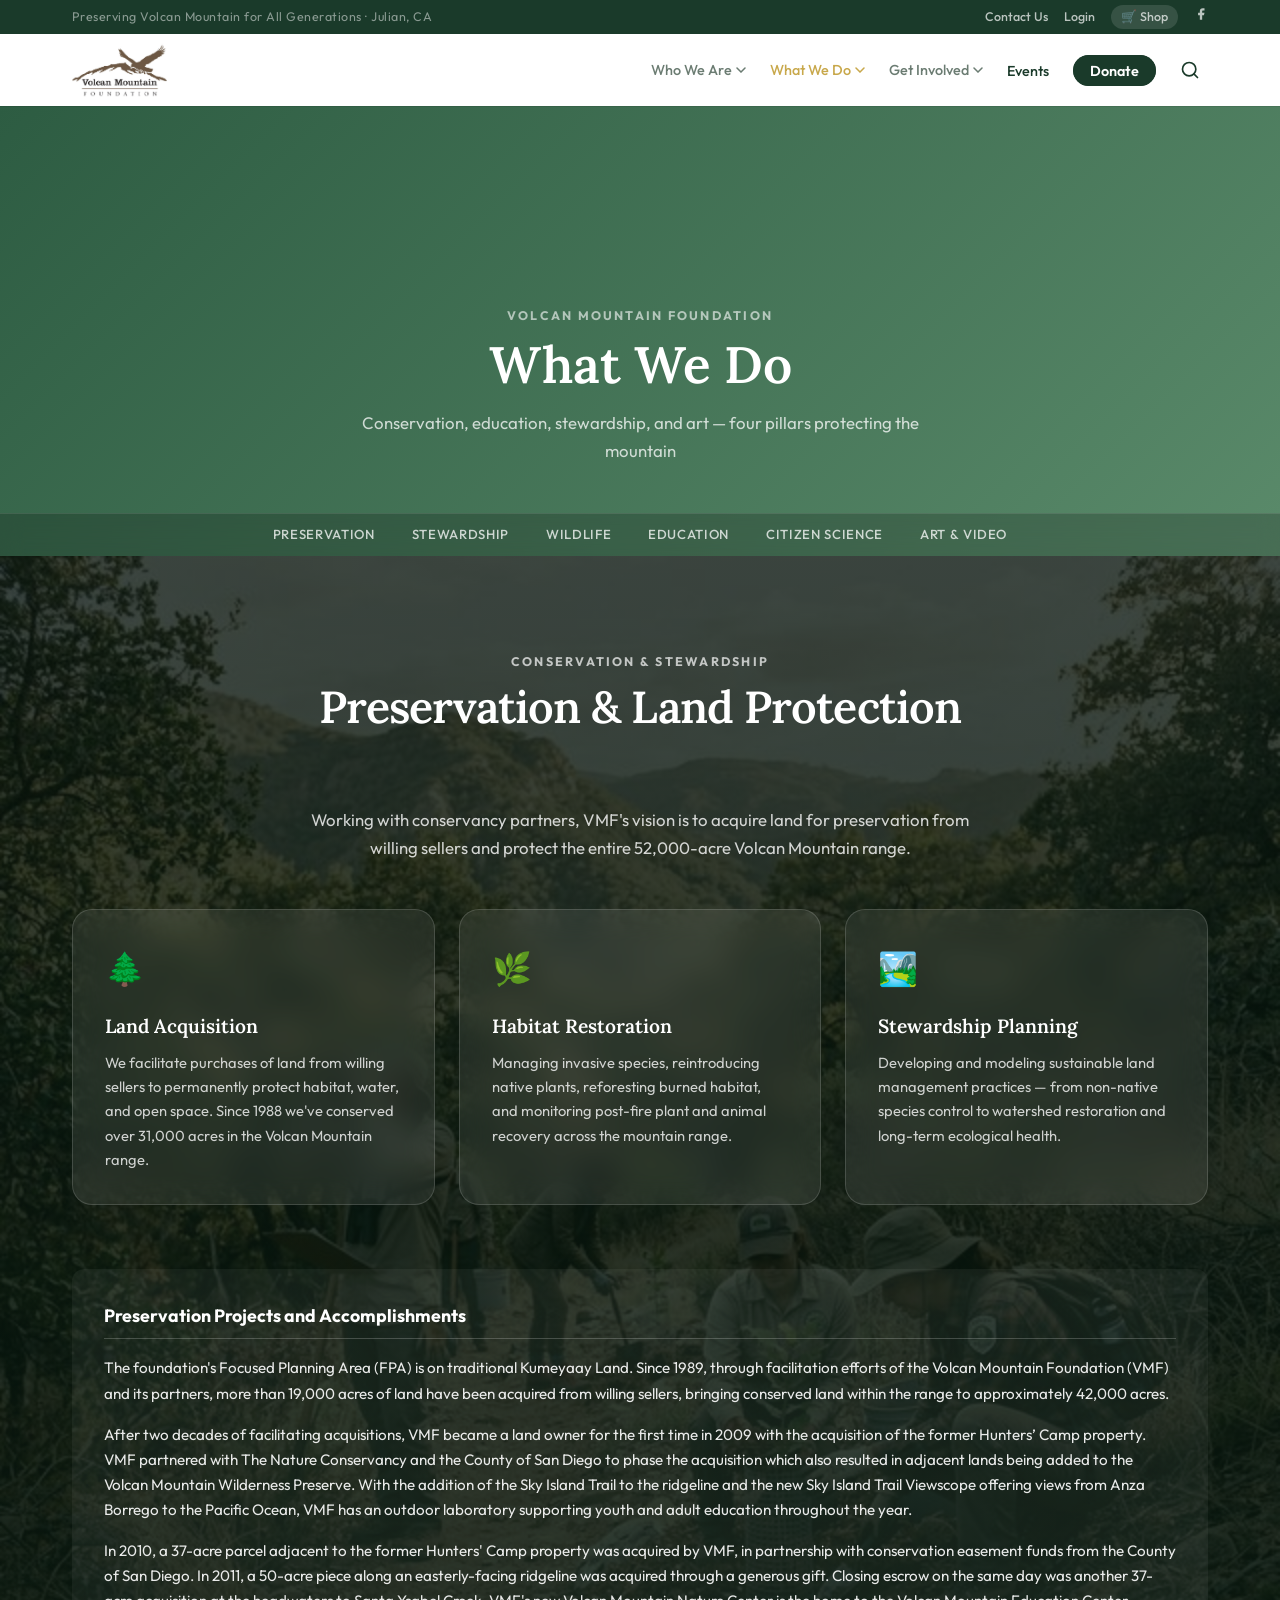
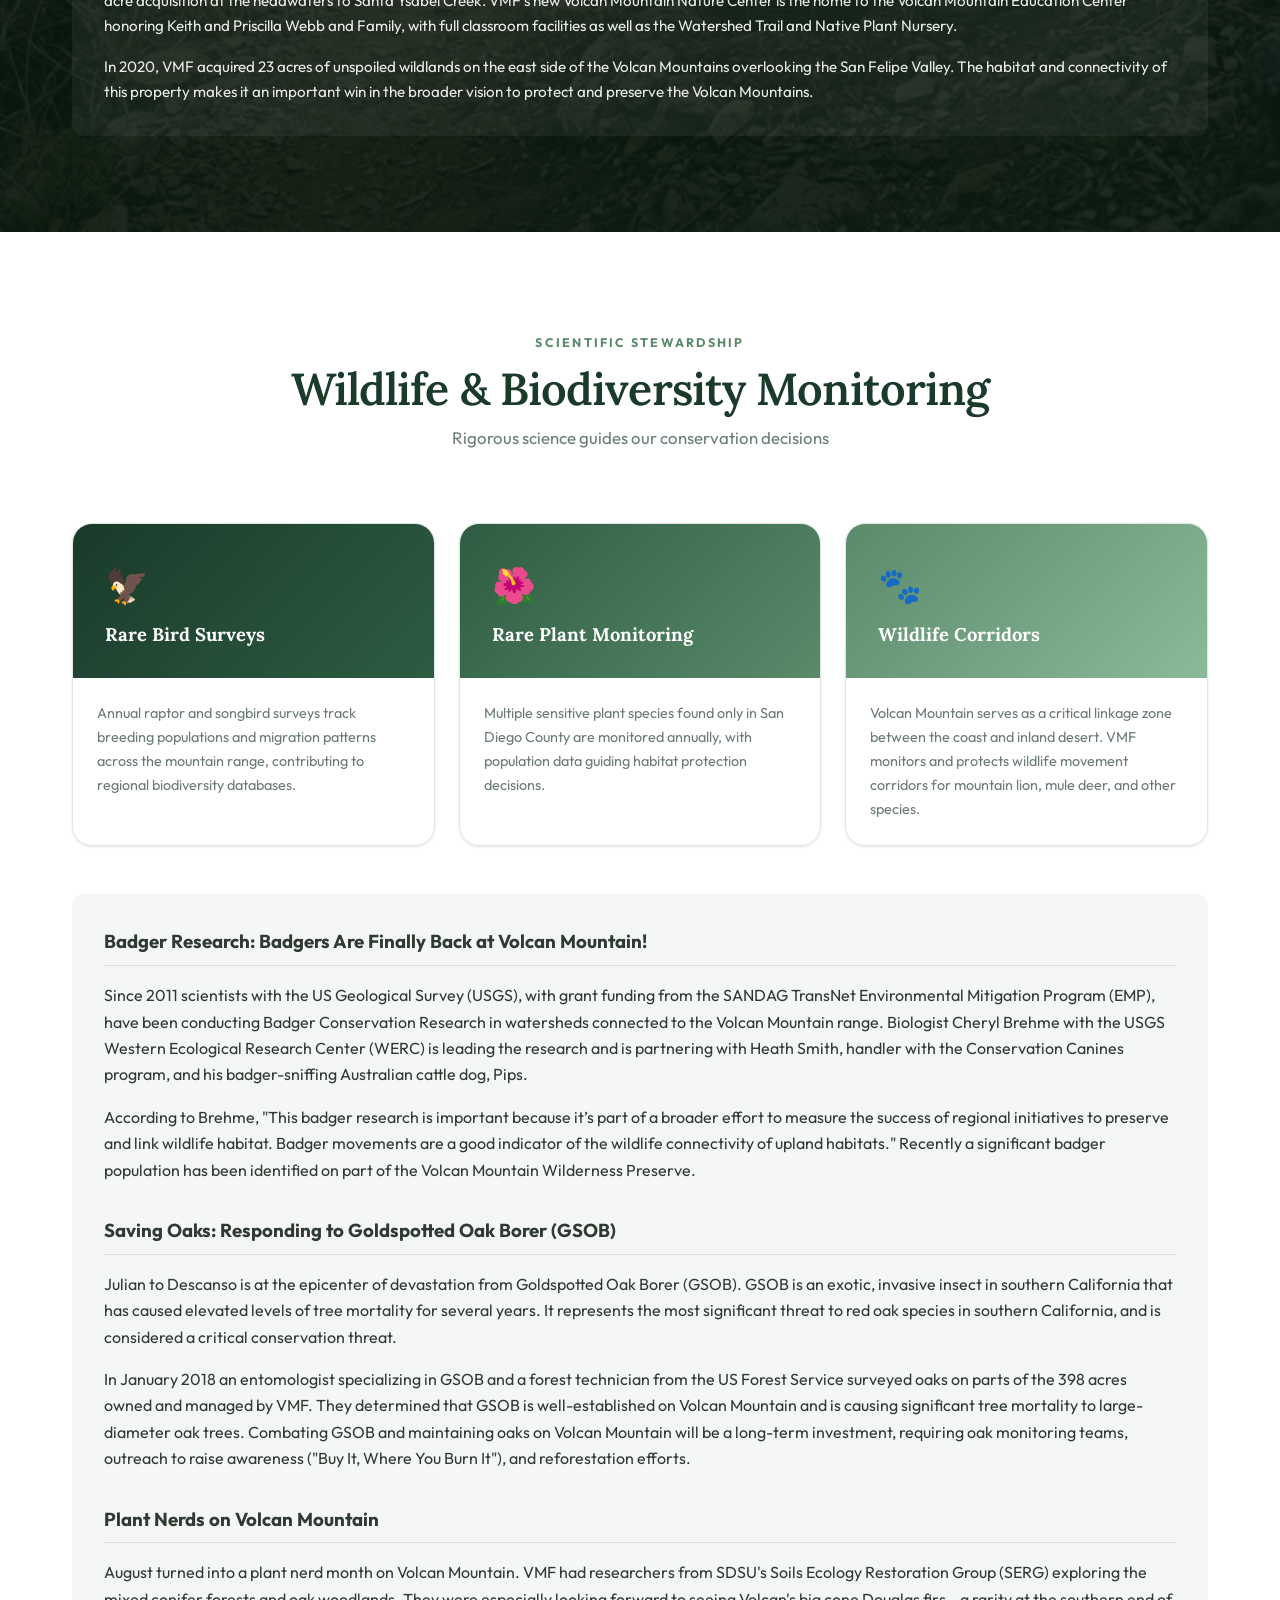
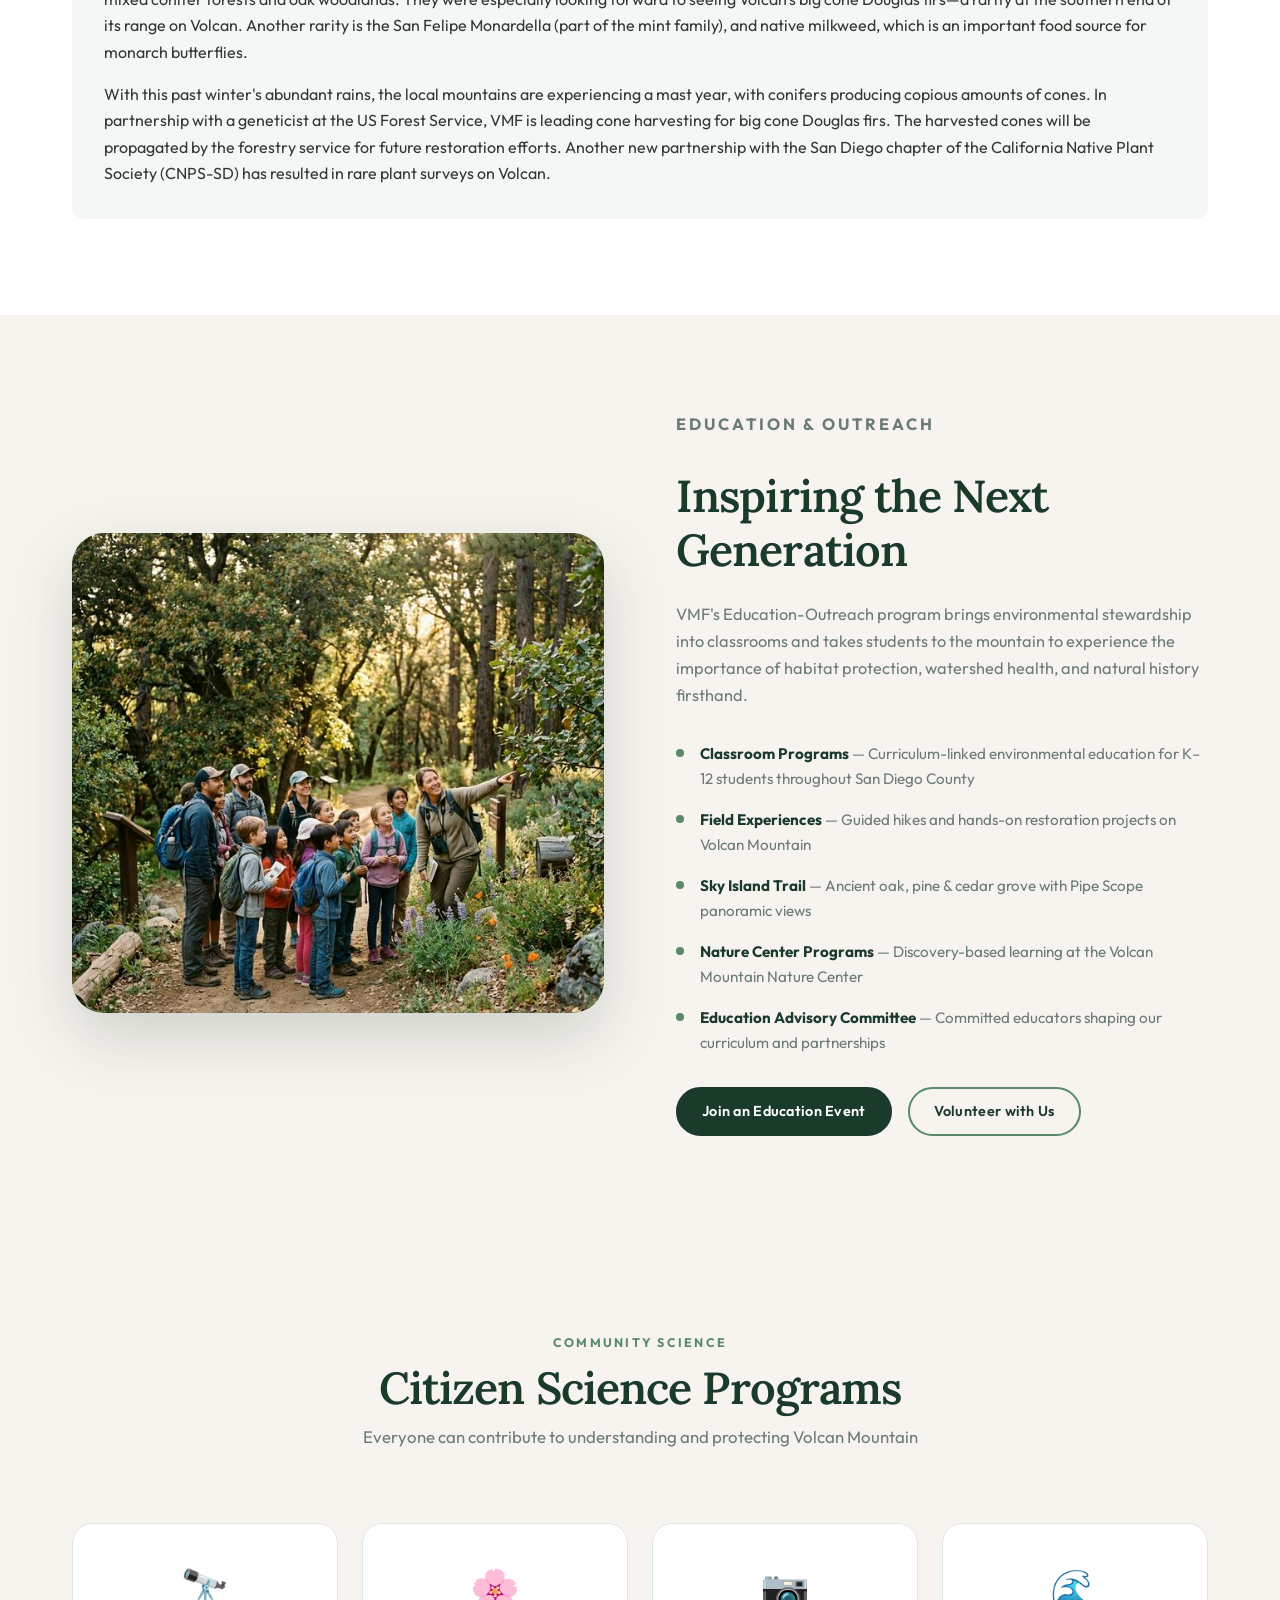
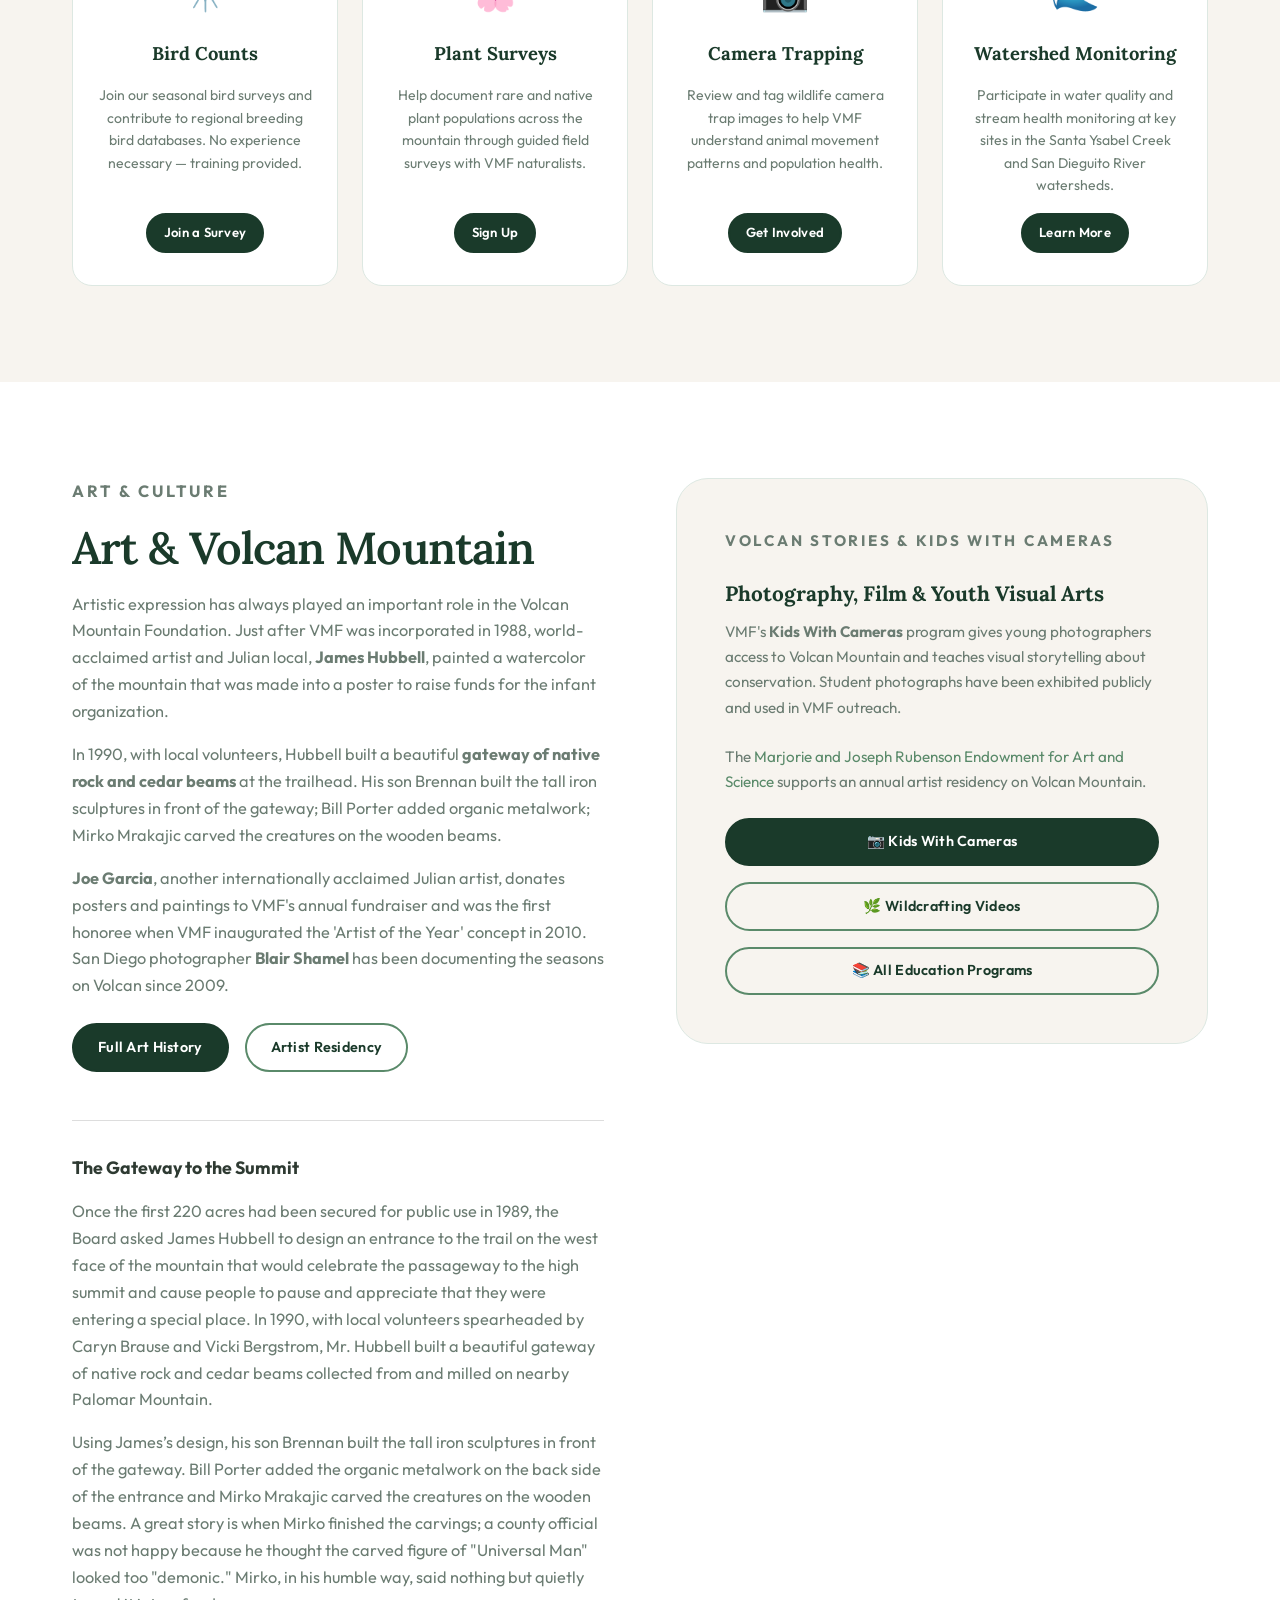
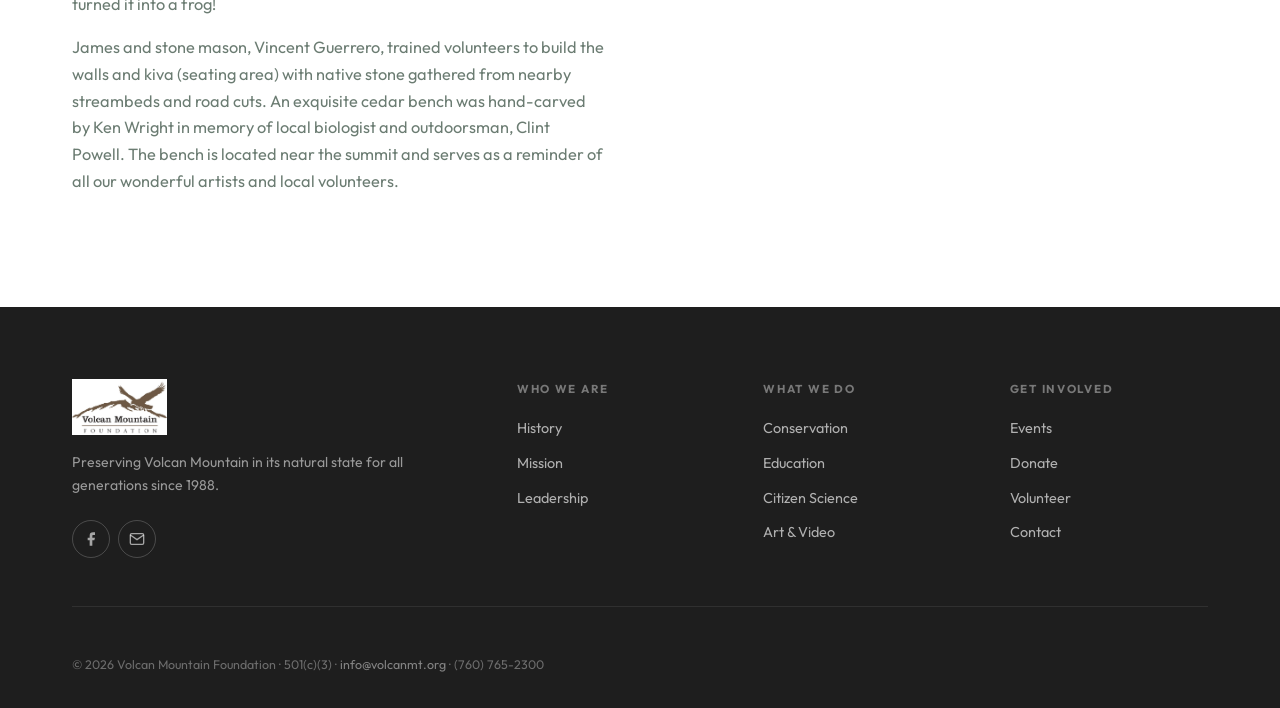
<file: what-we-do.html>
<!DOCTYPE html>
<html lang="en">
<head>
  <meta charset="UTF-8" />
  <meta name="viewport" content="width=device-width, initial-scale=1.0" />
  <title>What We Do | Volcan Mountain Foundation</title>
  <meta name="description" content="Volcan Mountain Foundation's conservation, land stewardship, education, wildlife monitoring, art, and citizen science programs in San Diego County." />
  <link rel="stylesheet" href="style.css" />
  <link rel="preconnect" href="https://fonts.googleapis.com" /><link rel="preconnect" href="https://fonts.gstatic.com" crossorigin />
  <link href="https://fonts.googleapis.com/css2?family=Outfit:wght@300;400;500;600;700&family=Lora:ital,wght@0,400;0,600;1,400&display=swap" rel="stylesheet" />
</head>
<body>
  <div class="top-bar" id="top-bar"><div class="container top-bar-inner"><span class="top-bar-tagline">Preserving Volcan Mountain for All Generations · Julian, CA</span><nav class="top-bar-links"><a href="contact.html">Contact Us</a><a href="https://www.volcanmt.org/user/login" target="_blank" rel="noopener">Login</a><a href="get-involved.html#shop" class="top-bar-shop">🛒 Shop</a><a href="https://www.facebook.com/VolcanMountainFoundation" target="_blank" rel="noopener" aria-label="Facebook"><svg width="14" height="14" viewBox="0 0 24 24" fill="currentColor"><path d="M18 2h-3a5 5 0 00-5 5v3H7v4h3v8h4v-8h3l1-4h-4V7a1 1 0 011-1h3z"/></svg></a></nav></div></div>
  <header class="site-header" id="site-header">
    <nav class="nav-container" aria-label="Main navigation">
      <a href="index.html" class="nav-logo"><img src="logo.jpeg" alt="Volcan Mountain Foundation" class="nav-logo-img" /></a>
      <button class="nav-toggle" id="nav-toggle" aria-label="Toggle navigation" aria-expanded="false"><span></span><span></span><span></span></button>
      <ul class="nav-links" id="nav-links" role="list">
        <li class="nav-item has-mega"><button class="nav-link nav-link--mega" aria-haspopup="true" aria-expanded="false">Who We Are <svg class="nav-caret" viewBox="0 0 10 6" fill="none"><path d="M1 1l4 4 4-4" stroke="currentColor" stroke-width="1.5" stroke-linecap="round"/></svg></button><div class="mega-menu"><div class="mega-grid mega-grid--3"><div class="mega-col"><p class="mega-col-title">About Foundation</p><ul><li><a href="who-we-are.html#history" class="mega-link"><span class="mega-link-icon">📜</span><span><strong>History &amp; Accomplishments</strong></span></a></li><li><a href="who-we-are.html#mission" class="mega-link"><span class="mega-link-icon">🎯</span><span><strong>Mission, Vision &amp; Goals</strong></span></a></li><li><a href="who-we-are.html#leadership" class="mega-link"><span class="mega-link-icon">👥</span><span><strong>Leadership &amp; Board</strong></span></a></li><li><a href="who-we-are.html#newsletter" class="mega-link"><span class="mega-link-icon">📬</span><span><strong>Newsletter</strong></span></a></li></ul></div><div class="mega-col"><p class="mega-col-title">About the Mountain</p><ul><li><a href="who-we-are.html#natural-history" class="mega-link"><span class="mega-link-icon">🌿</span><span><strong>Natural History</strong></span></a></li><li><a href="who-we-are.html#maps" class="mega-link"><span class="mega-link-icon">🗺️</span><span><strong>Maps &amp; Access</strong></span></a></li><li><a href="who-we-are.html#sky-island" class="mega-link"><span class="mega-link-icon">🔭</span><span><strong>Sky Island Trail</strong></span></a></li></ul></div><div class="mega-col mega-col--highlight"><p class="mega-col-title">Our Impact</p><div class="mega-stat-list"><div class="mega-stat"><span class="mega-stat-num">31,000+</span><span>acres conserved</span></div><div class="mega-stat"><span class="mega-stat-num">38</span><span>years stewarding</span></div></div><a href="who-we-are.html" class="btn btn--primary btn--sm">Learn More →</a></div></div></div></li>
        <li class="nav-item has-mega nav-item--active"><button class="nav-link nav-link--mega" aria-haspopup="true" aria-expanded="false">What We Do <svg class="nav-caret" viewBox="0 0 10 6" fill="none"><path d="M1 1l4 4 4-4" stroke="currentColor" stroke-width="1.5" stroke-linecap="round"/></svg></button><div class="mega-menu"><div class="mega-grid mega-grid--3"><div class="mega-col"><p class="mega-col-title">Conservation</p><ul><li><a href="#conservation" class="mega-link"><span class="mega-link-icon">🌲</span><span><strong>Preservation Overview</strong></span></a></li><li><a href="#stewardship" class="mega-link"><span class="mega-link-icon">🔬</span><span><strong>Stewardship Planning</strong></span></a></li><li><a href="#wildlife" class="mega-link"><span class="mega-link-icon">🦅</span><span><strong>Wildlife Monitoring</strong></span></a></li></ul></div><div class="mega-col"><p class="mega-col-title">Education &amp; Art</p><ul><li><a href="#education" class="mega-link"><span class="mega-link-icon">📚</span><span><strong>Education Overview</strong></span></a></li><li><a href="#citizen-science" class="mega-link"><span class="mega-link-icon">🔭</span><span><strong>Citizen Science</strong></span></a></li><li><a href="#art" class="mega-link"><span class="mega-link-icon">🎨</span><span><strong>Art &amp; Volcan Mountain</strong></span></a></li><li><a href="#video" class="mega-link"><span class="mega-link-icon">🎬</span><span><strong>Volcan Stories</strong></span></a></li></ul></div><div class="mega-col mega-col--highlight"><p class="mega-col-title">This Page</p><div class="mega-stat-list"><div class="mega-stat"><span class="mega-stat-num">4</span><span>program areas</span></div></div><a href="what-we-do.html" class="btn btn--primary btn--sm">All Programs →</a></div></div></div></li>
        <li class="nav-item has-mega"><button class="nav-link nav-link--mega" aria-haspopup="true" aria-expanded="false">Get Involved <svg class="nav-caret" viewBox="0 0 10 6" fill="none"><path d="M1 1l4 4 4-4" stroke="currentColor" stroke-width="1.5" stroke-linecap="round"/></svg></button><div class="mega-menu"><div class="mega-grid mega-grid--3"><div class="mega-col"><p class="mega-col-title">Things to Do</p><ul><li><a href="get-involved.html#events" class="mega-link"><span class="mega-link-icon">📅</span><span><strong>Events Calendar</strong></span></a></li><li><a href="get-involved.html#hiking" class="mega-link"><span class="mega-link-icon">🥾</span><span><strong>Hiking</strong></span></a></li></ul></div><div class="mega-col"><p class="mega-col-title">Ways to Help</p><ul><li><a href="donate.html" class="mega-link mega-link--green"><span class="mega-link-icon">💚</span><span><strong>Donate Now</strong></span></a></li><li><a href="get-involved.html#volunteer" class="mega-link"><span class="mega-link-icon">🌱</span><span><strong>Volunteer</strong></span></a></li><li><a href="get-involved.html#membership" class="mega-link"><span class="mega-link-icon">🤝</span><span><strong>Membership</strong></span></a></li></ul></div><div class="mega-col mega-col--cta"><p class="mega-col-title">Featured Event</p><div class="mega-event-card"><span class="mega-event-date">APR 11, 2026</span><h4>Annual Dinner Dance</h4><p>VMF's signature gala fundraiser.</p><a href="get-involved.html#events" class="btn btn--primary btn--sm">RSVP →</a></div></div></div></div></li>
        <li class="nav-item"><a href="get-involved.html#events" class="nav-link">Events</a></li>
        <li class="nav-item"><a href="donate.html" class="nav-link nav-link--donate">Donate</a></li>
      </ul>
    </nav>
  </header>

  <div class="page-hero" style="background:linear-gradient(135deg,#2d5c42 0%,#5a8a6a 100%);">
    <div class="container">
      <p class="page-hero-eyebrow">Volcan Mountain Foundation</p>
      <h1 class="page-hero-title">What We Do</h1>
      <p class="page-hero-sub">Conservation, education, stewardship, and art — four pillars protecting the mountain</p>
    </div>
    <nav class="page-subnav"><a href="#conservation">Preservation</a><a href="#stewardship">Stewardship</a><a href="#wildlife">Wildlife</a><a href="#education">Education</a><a href="#citizen-science">Citizen Science</a><a href="#art">Art &amp; Video</a></nav>
  </div>

  <!-- CONSERVATION -->
  <section class="conservation-section" id="conservation">
    <div class="conservation-bg"><img src="conservation.png" alt="Habitat restoration on Volcan Mountain" loading="lazy" /><div class="conservation-overlay"></div></div>
    <div class="container conservation-content">
      <p class="section-eyebrow section-eyebrow--light">Conservation &amp; Stewardship</p>
      <h2 class="section-title section-title--light">Preservation &amp; Land Protection</h2>
      <p style="color:rgba(255,255,255,0.8);text-align:center;max-width:680px;margin:0 auto 3rem;font-size:1.05rem;">Working with conservancy partners, VMF's vision is to acquire land for preservation from willing sellers and protect the entire 52,000-acre Volcan Mountain range.</p>
      <div class="conservation-cards">
        <div class="conservation-card"><div class="conservation-card-icon">🌲</div><h3>Land Acquisition</h3><p>We facilitate purchases of land from willing sellers to permanently protect habitat, water, and open space. Since 1988 we've conserved over 31,000 acres in the Volcan Mountain range.</p></div>
        <div class="conservation-card" id="stewardship"><div class="conservation-card-icon">🌿</div><h3>Habitat Restoration</h3><p>Managing invasive species, reintroducing native plants, reforesting burned habitat, and monitoring post-fire plant and animal recovery across the mountain range.</p></div>
        <div class="conservation-card"><div class="conservation-card-icon">🏞️</div><h3>Stewardship Planning</h3><p>Developing and modeling sustainable land management practices — from non-native species control to watershed restoration and long-term ecological health.</p></div>
      </div>
      
      <div class="deep-dive-content fade-in-up" style="margin-top:4rem; background:rgba(255,255,255,0.05); padding:2rem; border-radius:12px; font-size:0.95rem; color:rgba(255,255,255,0.9);">
        <h3 style="color:#fff; margin-bottom:1rem; border-bottom:1px solid rgba(255,255,255,0.2); padding-bottom:0.5rem;">Preservation Projects and Accomplishments</h3>
        <p>The foundation's Focused Planning Area (FPA) is on traditional Kumeyaay Land. Since 1989, through facilitation efforts of the Volcan Mountain Foundation (VMF) and its partners, more than 19,000 acres of land have been acquired from willing sellers, bringing conserved land within the range to approximately 42,000 acres.</p>
        <p style="margin-top:1rem;">After two decades of facilitating acquisitions, VMF became a land owner for the first time in 2009 with the acquisition of the former Hunters’ Camp property. VMF partnered with The Nature Conservancy and the County of San Diego to phase the acquisition which also resulted in adjacent lands being added to the Volcan Mountain Wilderness Preserve. With the addition of the Sky Island Trail to the ridgeline and the new Sky Island Trail Viewscope offering views from Anza Borrego to the Pacific Ocean, VMF has an outdoor laboratory supporting youth and adult education throughout the year.</p>
        <p style="margin-top:1rem;">In 2010, a 37-acre parcel adjacent to the former Hunters' Camp property was acquired by VMF, in partnership with conservation easement funds from the County of San Diego. In 2011, a 50-acre piece along an easterly-facing ridgeline was acquired through a generous gift. Closing escrow on the same day was another 37-acre acquisition at the headwaters to Santa Ysabel Creek. VMF's new Volcan Mountain Nature Center is the home to the Volcan Mountain Education Center honoring Keith and Priscilla Webb and Family, with full classroom facilities as well as the Watershed Trail and Native Plant Nursery.</p>
        <p style="margin-top:1rem;">In 2020, VMF acquired 23 acres of unspoiled wildlands on the east side of the Volcan Mountains overlooking the San Felipe Valley. The habitat and connectivity of this property makes it an important win in the broader vision to protect and preserve the Volcan Mountains.</p>
      </div>

    </div>
  </section>

  <!-- WILDLIFE -->
  <section class="section" id="wildlife" style="background:var(--clr-white);">
    <div class="container">
      <div class="section-header">
        <p class="section-eyebrow">Scientific Stewardship</p>
        <h2 class="section-title">Wildlife &amp; Biodiversity Monitoring</h2>
        <p class="section-subtitle">Rigorous science guides our conservation decisions</p>
      </div>
      <div class="hike-grid">
        <div class="hike-card fade-in-up"><div class="hike-card-header" style="background:linear-gradient(135deg,#1a3a2a,#2d5c42);"><span class="hike-icon">🦅</span><h3>Rare Bird Surveys</h3></div><div class="hike-card-body"><p>Annual raptor and songbird surveys track breeding populations and migration patterns across the mountain range, contributing to regional biodiversity databases.</p></div></div>
        <div class="hike-card fade-in-up"><div class="hike-card-header" style="background:linear-gradient(135deg,#2d5c42,#5a8a6a);"><span class="hike-icon">🌺</span><h3>Rare Plant Monitoring</h3></div><div class="hike-card-body"><p>Multiple sensitive plant species found only in San Diego County are monitored annually, with population data guiding habitat protection decisions.</p></div></div>
        <div class="hike-card fade-in-up"><div class="hike-card-header" style="background:linear-gradient(135deg,#5a8a6a,#8aba9a);"><span class="hike-icon">🐾</span><h3>Wildlife Corridors</h3></div><div class="hike-card-body"><p>Volcan Mountain serves as a critical linkage zone between the coast and inland desert. VMF monitors and protects wildlife movement corridors for mountain lion, mule deer, and other species.</p></div></div>
      </div>

      <div class="deep-dive-content fade-in-up" style="margin-top:3rem; padding:2rem; background:#f4f7f5; border-radius:12px;">
        <h3 style="margin-bottom:1rem; border-bottom:1px solid #ddd; padding-bottom:0.5rem;">Badger Research: Badgers Are Finally Back at Volcan Mountain!</h3>
        <p>Since 2011 scientists with the US Geological Survey (USGS), with grant funding from the SANDAG TransNet Environmental Mitigation Program (EMP), have been conducting Badger Conservation Research in watersheds connected to the Volcan Mountain range. Biologist Cheryl Brehme with the USGS Western Ecological Research Center (WERC) is leading the research and is partnering with Heath Smith, handler with the Conservation Canines program, and his badger-sniffing Australian cattle dog, Pips.</p>
        <p style="margin-top:1rem;">According to Brehme, "This badger research is important because it’s part of a broader effort to measure the success of regional initiatives to preserve and link wildlife habitat. Badger movements are a good indicator of the wildlife connectivity of upland habitats." Recently a significant badger population has been identified on part of the Volcan Mountain Wilderness Preserve.</p>

        <h3 style="margin-top:2rem; margin-bottom:1rem; border-bottom:1px solid #ddd; padding-bottom:0.5rem;">Saving Oaks: Responding to Goldspotted Oak Borer (GSOB)</h3>
        <p>Julian to Descanso is at the epicenter of devastation from Goldspotted Oak Borer (GSOB). GSOB is an exotic, invasive insect in southern California that has caused elevated levels of tree mortality for several years. It represents the most significant threat to red oak species in southern California, and is considered a critical conservation threat.</p>
        <p style="margin-top:1rem;">In January 2018 an entomologist specializing in GSOB and a forest technician from the US Forest Service surveyed oaks on parts of the 398 acres owned and managed by VMF. They determined that GSOB is well-established on Volcan Mountain and is causing significant tree mortality to large-diameter oak trees. Combating GSOB and maintaining oaks on Volcan Mountain will be a long-term investment, requiring oak monitoring teams, outreach to raise awareness ("Buy It, Where You Burn It"), and reforestation efforts.</p>

        <h3 style="margin-top:2rem; margin-bottom:1rem; border-bottom:1px solid #ddd; padding-bottom:0.5rem;">Plant Nerds on Volcan Mountain</h3>
        <p>August turned into a plant nerd month on Volcan Mountain. VMF had researchers from SDSU's Soils Ecology Restoration Group (SERG) exploring the mixed conifer forests and oak woodlands. They were especially looking forward to seeing Volcan's big cone Douglas firs—a rarity at the southern end of its range on Volcan. Another rarity is the San Felipe Monardella (part of the mint family), and native milkweed, which is an important food source for monarch butterflies.</p>
        <p style="margin-top:1rem;">With this past winter's abundant rains, the local mountains are experiencing a mast year, with conifers producing copious amounts of cones. In partnership with a geneticist at the US Forest Service, VMF is leading cone harvesting for big cone Douglas firs. The harvested cones will be propagated by the forestry service for future restoration efforts. Another new partnership with the San Diego chapter of the California Native Plant Society (CNPS-SD) has resulted in rare plant surveys on Volcan.</p>
      </div>

    </div>
  </section>

  <!-- EDUCATION -->
  <section class="section education-section" id="education">
    <div class="container">
      <div class="education-grid">
        <div class="education-image fade-in-up"><img src="education.png" alt="Students learning in Volcan Mountain's natural environment" loading="lazy" /></div>
        <div class="education-text fade-in-up">
          <p class="section-eyebrow">Education &amp; Outreach</p>
          <h2 class="section-title">Inspiring the Next Generation</h2>
          <p>VMF's Education-Outreach program brings environmental stewardship into classrooms and takes students to the mountain to experience the importance of habitat protection, watershed health, and natural history firsthand.</p>
          <ul class="education-list">
            <li><span class="edu-bullet"></span><span><strong>Classroom Programs</strong> — Curriculum-linked environmental education for K–12 students throughout San Diego County</span></li>
            <li><span class="edu-bullet"></span><span><strong>Field Experiences</strong> — Guided hikes and hands-on restoration projects on Volcan Mountain</span></li>
            <li><span class="edu-bullet"></span><span><strong>Sky Island Trail</strong> — Ancient oak, pine &amp; cedar grove with Pipe Scope panoramic views</span></li>
            <li><span class="edu-bullet"></span><span><strong>Nature Center Programs</strong> — Discovery-based learning at the Volcan Mountain Nature Center</span></li>
            <li><span class="edu-bullet"></span><span><strong>Education Advisory Committee</strong> — Committed educators shaping our curriculum and partnerships</span></li>
          </ul>
          <div class="edu-actions">
            <a href="get-involved.html#events" class="btn btn--primary">Join an Education Event</a>
            <a href="get-involved.html#volunteer" class="btn btn--outline">Volunteer with Us</a>
          </div>
        </div>
      </div>
    </div>
  </section>

  <!-- CITIZEN SCIENCE -->
  <section class="section" id="citizen-science" style="background:var(--clr-cream);">
    <div class="container">
      <div class="section-header">
        <p class="section-eyebrow">Community Science</p>
        <h2 class="section-title">Citizen Science Programs</h2>
        <p class="section-subtitle">Everyone can contribute to understanding and protecting Volcan Mountain</p>
      </div>
      <div class="involve-grid">
        <div class="involve-card fade-in-up"><div class="involve-icon">🔭</div><h3>Bird Counts</h3><p>Join our seasonal bird surveys and contribute to regional breeding bird databases. No experience necessary — training provided.</p><a href="get-involved.html#events" class="btn btn--primary btn--sm">Join a Survey</a></div>
        <div class="involve-card fade-in-up"><div class="involve-icon">🌸</div><h3>Plant Surveys</h3><p>Help document rare and native plant populations across the mountain through guided field surveys with VMF naturalists.</p><a href="get-involved.html#events" class="btn btn--primary btn--sm">Sign Up</a></div>
        <div class="involve-card fade-in-up"><div class="involve-icon">📷</div><h3>Camera Trapping</h3><p>Review and tag wildlife camera trap images to help VMF understand animal movement patterns and population health.</p><a href="contact.html" class="btn btn--primary btn--sm">Get Involved</a></div>
        <div class="involve-card fade-in-up"><div class="involve-icon">🌊</div><h3>Watershed Monitoring</h3><p>Participate in water quality and stream health monitoring at key sites in the Santa Ysabel Creek and San Dieguito River watersheds.</p><a href="contact.html" class="btn btn--primary btn--sm">Learn More</a></div>
      </div>
    </div>
  </section>

  <!-- ART + VIDEO -->
  <section class="section art-section" id="art">
    <div class="container">
      <div class="art-grid">
        <div class="art-text fade-in-up">
          <p class="section-eyebrow">Art &amp; Culture</p>
          <h2 class="section-title">Art &amp; Volcan Mountain</h2>
          <p>Artistic expression has always played an important role in the Volcan Mountain Foundation. Just after VMF was incorporated in 1988, world-acclaimed artist and Julian local, <strong>James Hubbell</strong>, painted a watercolor of the mountain that was made into a poster to raise funds for the infant organization.</p>
          <p style="margin-top:1rem;">In 1990, with local volunteers, Hubbell built a beautiful <strong>gateway of native rock and cedar beams</strong> at the trailhead. His son Brennan built the tall iron sculptures in front of the gateway; Bill Porter added organic metalwork; Mirko Mrakajic carved the creatures on the wooden beams.</p>
          <p style="margin-top:1rem;"><strong>Joe Garcia</strong>, another internationally acclaimed Julian artist, donates posters and paintings to VMF's annual fundraiser and was the first honoree when VMF inaugurated the 'Artist of the Year' concept in 2010. San Diego photographer <strong>Blair Shamel</strong> has been documenting the seasons on Volcan since 2009.</p>
          <div class="art-actions">
            <a href="https://www.volcanmt.org/history-art-and-volcan-mountain" target="_blank" rel="noopener" class="btn btn--primary">Full Art History</a>
            <a href="https://www.volcanmt.org/residency" target="_blank" rel="noopener" class="btn btn--outline">Artist Residency</a>
          </div>

          <div class="art-deep-dive" style="margin-top:3rem; padding-top:2rem; border-top:1px solid #ddd; font-size:0.95rem;">
            <h3 style="margin-bottom:1rem;">The Gateway to the Summit</h3>
            <p>Once the first 220 acres had been secured for public use in 1989, the Board asked James Hubbell to design an entrance to the trail on the west face of the mountain that would celebrate the passageway to the high summit and cause people to pause and appreciate that they were entering a special place. In 1990, with local volunteers spearheaded by Caryn Brause and Vicki Bergstrom, Mr. Hubbell built a beautiful gateway of native rock and cedar beams collected from and milled on nearby Palomar Mountain.</p>
            <p style="margin-top:1rem;">Using James’s design, his son Brennan built the tall iron sculptures in front of the gateway. Bill Porter added the organic metalwork on the back side of the entrance and Mirko Mrakajic carved the creatures on the wooden beams. A great story is when Mirko finished the carvings; a county official was not happy because he thought the carved figure of "Universal Man" looked too "demonic." Mirko, in his humble way, said nothing but quietly turned it into a frog!</p>
            <p style="margin-top:1rem;">James and stone mason, Vincent Guerrero, trained volunteers to build the walls and kiva (seating area) with native stone gathered from nearby streambeds and road cuts. An exquisite cedar bench was hand-carved by Ken Wright in memory of local biologist and outdoorsman, Clint Powell. The bench is located near the summit and serves as a reminder of all our wonderful artists and local volunteers.</p>
          </div>
        </div>
        <div class="art-newsletter fade-in-up" id="video">
          <p class="section-eyebrow">Volcan Stories &amp; Kids With Cameras</p>
          <h3>Photography, Film &amp; Youth Visual Arts</h3>
          <p>VMF's <strong>Kids With Cameras</strong> program gives young photographers access to Volcan Mountain and teaches visual storytelling about conservation. Student photographs have been exhibited publicly and used in VMF outreach.</p>
          <p style="margin-top:1rem;">The <a href="https://www.volcanmt.org/residency" target="_blank" rel="noopener" style="color:var(--clr-sage);">Marjorie and Joseph Rubenson Endowment for Art and Science</a> supports an annual artist residency on Volcan Mountain.</p>
          <div style="margin-top:1.5rem;display:flex;flex-direction:column;gap:1rem;">
            <a href="https://www.volcanmt.org/kids-cameras" target="_blank" rel="noopener" class="btn btn--primary btn--full">📷 Kids With Cameras</a>
            <a href="https://www.volcanmt.org/vmf-wildcrafting-videos" target="_blank" rel="noopener" class="btn btn--outline btn--full">🌿 Wildcrafting Videos</a>
            <a href="education.html" class="btn btn--outline btn--full">📚 All Education Programs</a>
          </div>
        </div>
      </div>
    </div>
  </section>

  <footer class="site-footer"><div class="container"><div class="footer-grid"><div class="footer-brand"><a href="index.html" class="nav-logo footer-logo"><img src="logo.jpeg" alt="Volcan Mountain Foundation" class="nav-logo-img" /></a><p class="footer-mission">Preserving Volcan Mountain in its natural state for all generations since 1988.</p><div class="footer-social"><a href="https://www.facebook.com/VolcanMountainFoundation" target="_blank" rel="noopener" class="social-link" aria-label="Facebook"><svg viewBox="0 0 24 24" fill="currentColor"><path d="M18 2h-3a5 5 0 00-5 5v3H7v4h3v8h4v-8h3l1-4h-4V7a1 1 0 011-1h3z"/></svg></a><a href="mailto:info@volcanmt.org" class="social-link" aria-label="Email"><svg viewBox="0 0 24 24" fill="none" stroke="currentColor" stroke-width="2"><path d="M4 4h16c1.1 0 2 .9 2 2v12c0 1.1-.9 2-2 2H4c-1.1 0-2-.9-2-2V6c0-1.1.9-2 2-2z"/><polyline points="22,6 12,13 2,6"/></svg></a></div></div><nav class="footer-nav"><h3 class="footer-nav-title">Who We Are</h3><ul role="list"><li><a href="who-we-are.html#history">History</a></li><li><a href="who-we-are.html#mission">Mission</a></li><li><a href="who-we-are.html#leadership">Leadership</a></li></ul></nav><nav class="footer-nav"><h3 class="footer-nav-title">What We Do</h3><ul role="list"><li><a href="#conservation">Conservation</a></li><li><a href="#education">Education</a></li><li><a href="#citizen-science">Citizen Science</a></li><li><a href="#art">Art &amp; Video</a></li></ul></nav><nav class="footer-nav"><h3 class="footer-nav-title">Get Involved</h3><ul role="list"><li><a href="get-involved.html#events">Events</a></li><li><a href="donate.html">Donate</a></li><li><a href="get-involved.html#volunteer">Volunteer</a></li><li><a href="contact.html">Contact</a></li></ul></nav></div><div class="footer-bottom"><p>© 2026 Volcan Mountain Foundation · 501(c)(3) · <a href="mailto:info@volcanmt.org">info@volcanmt.org</a> · (760) 765-2300</p></div></div></footer>
  <script src="main.js"></script>
  <script src="search.js"></script>
</body>
</html>
</file>
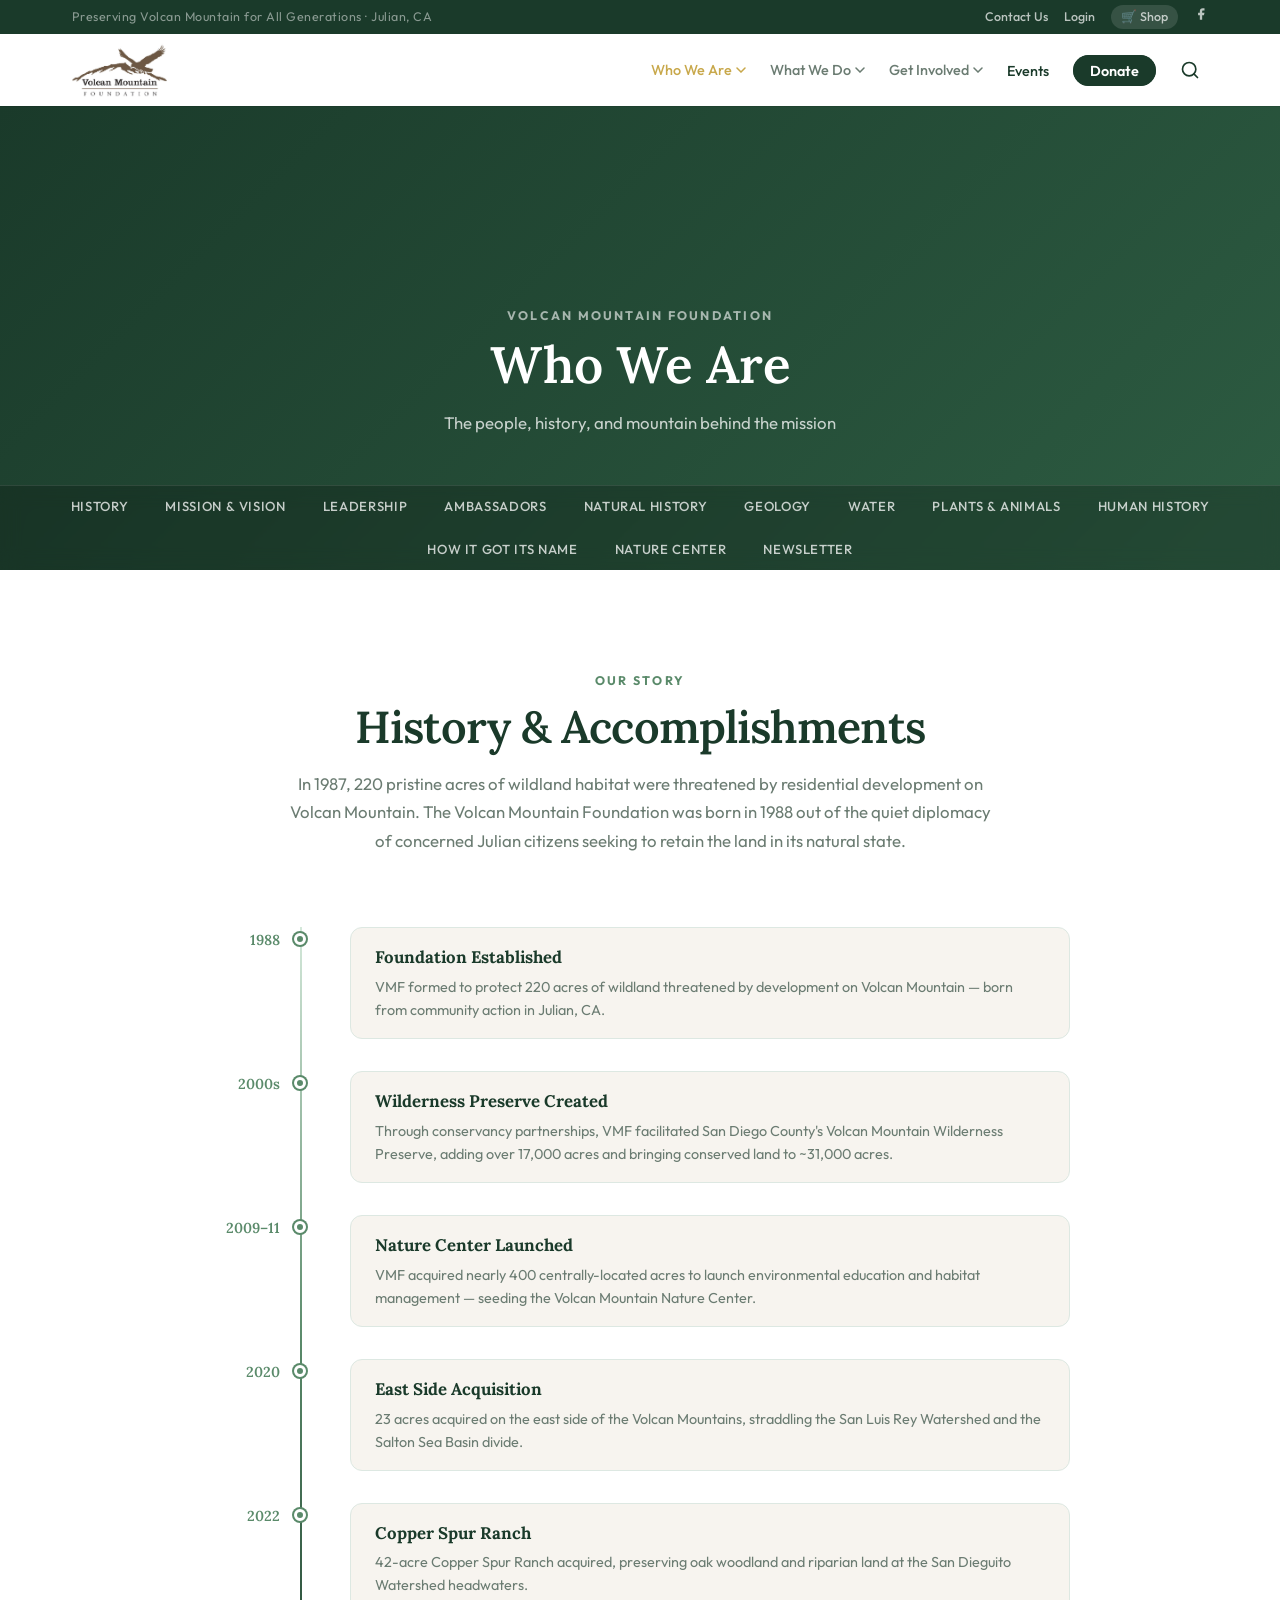
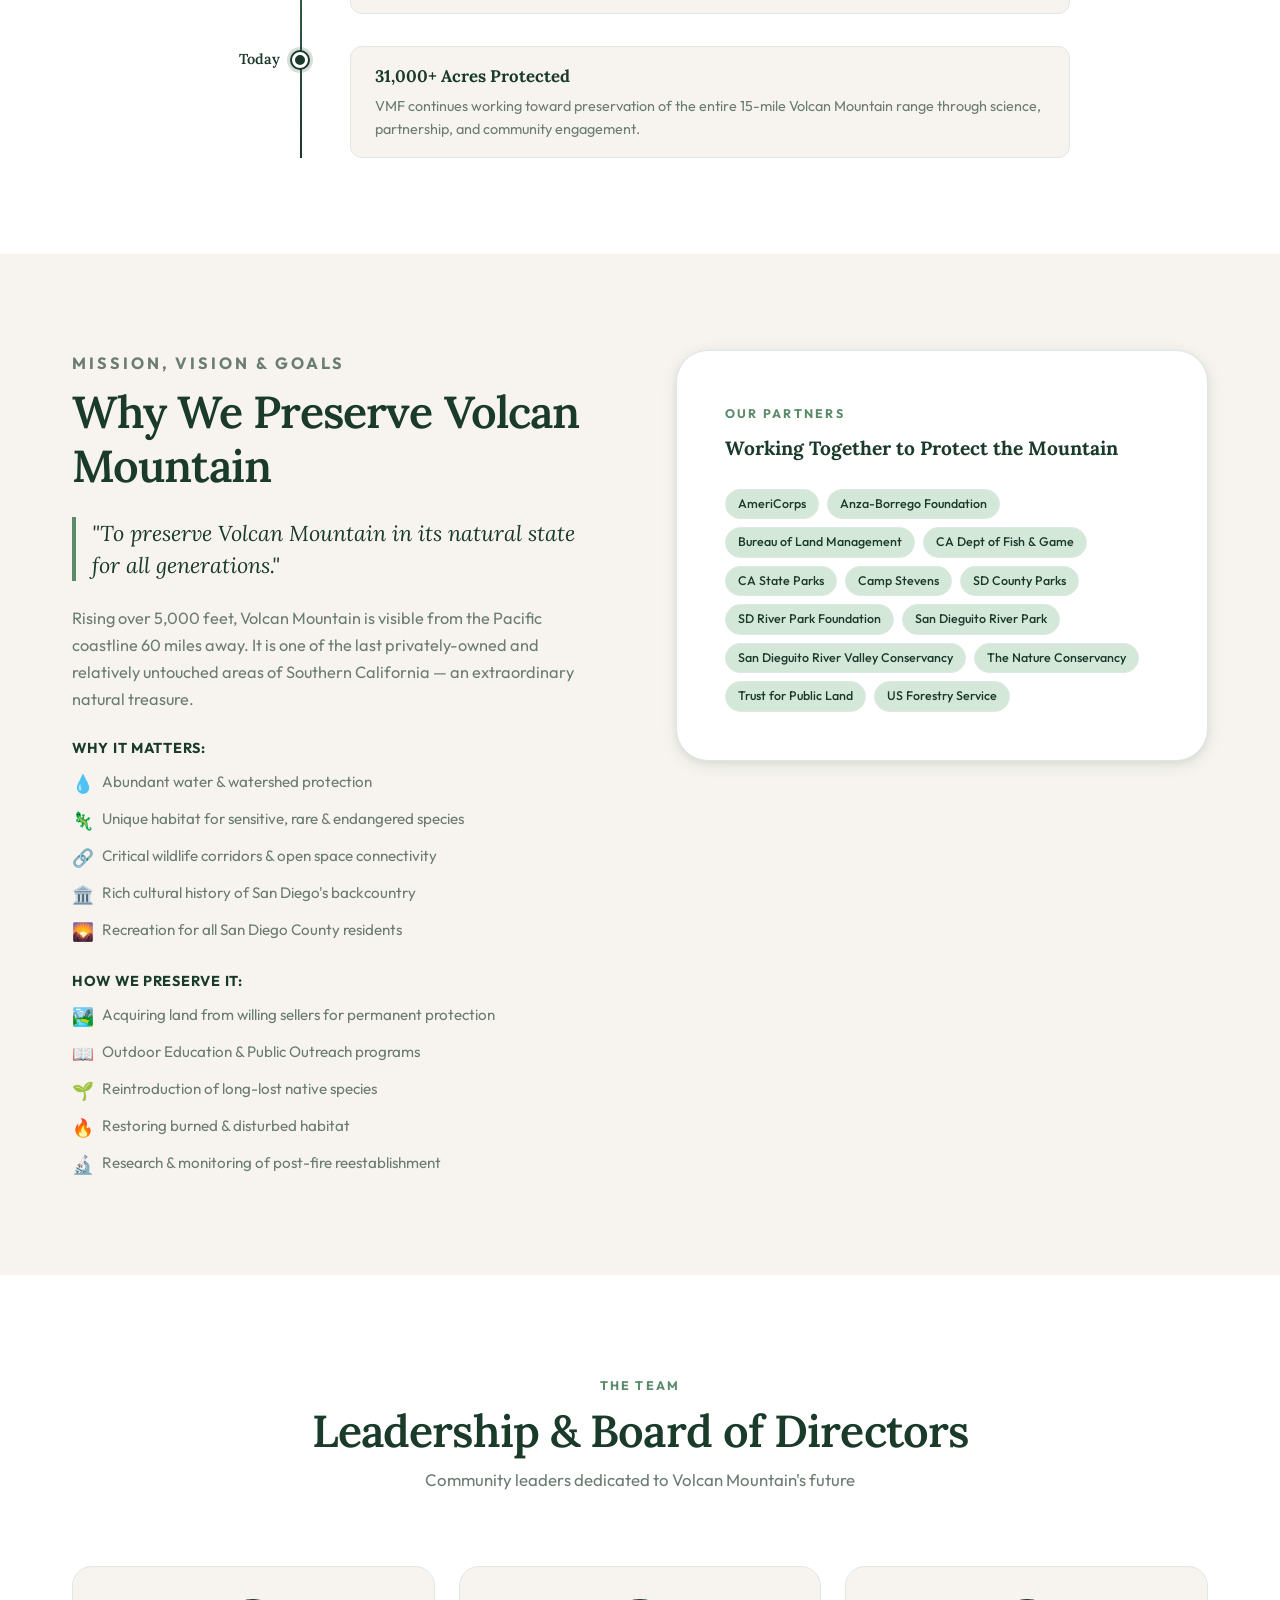
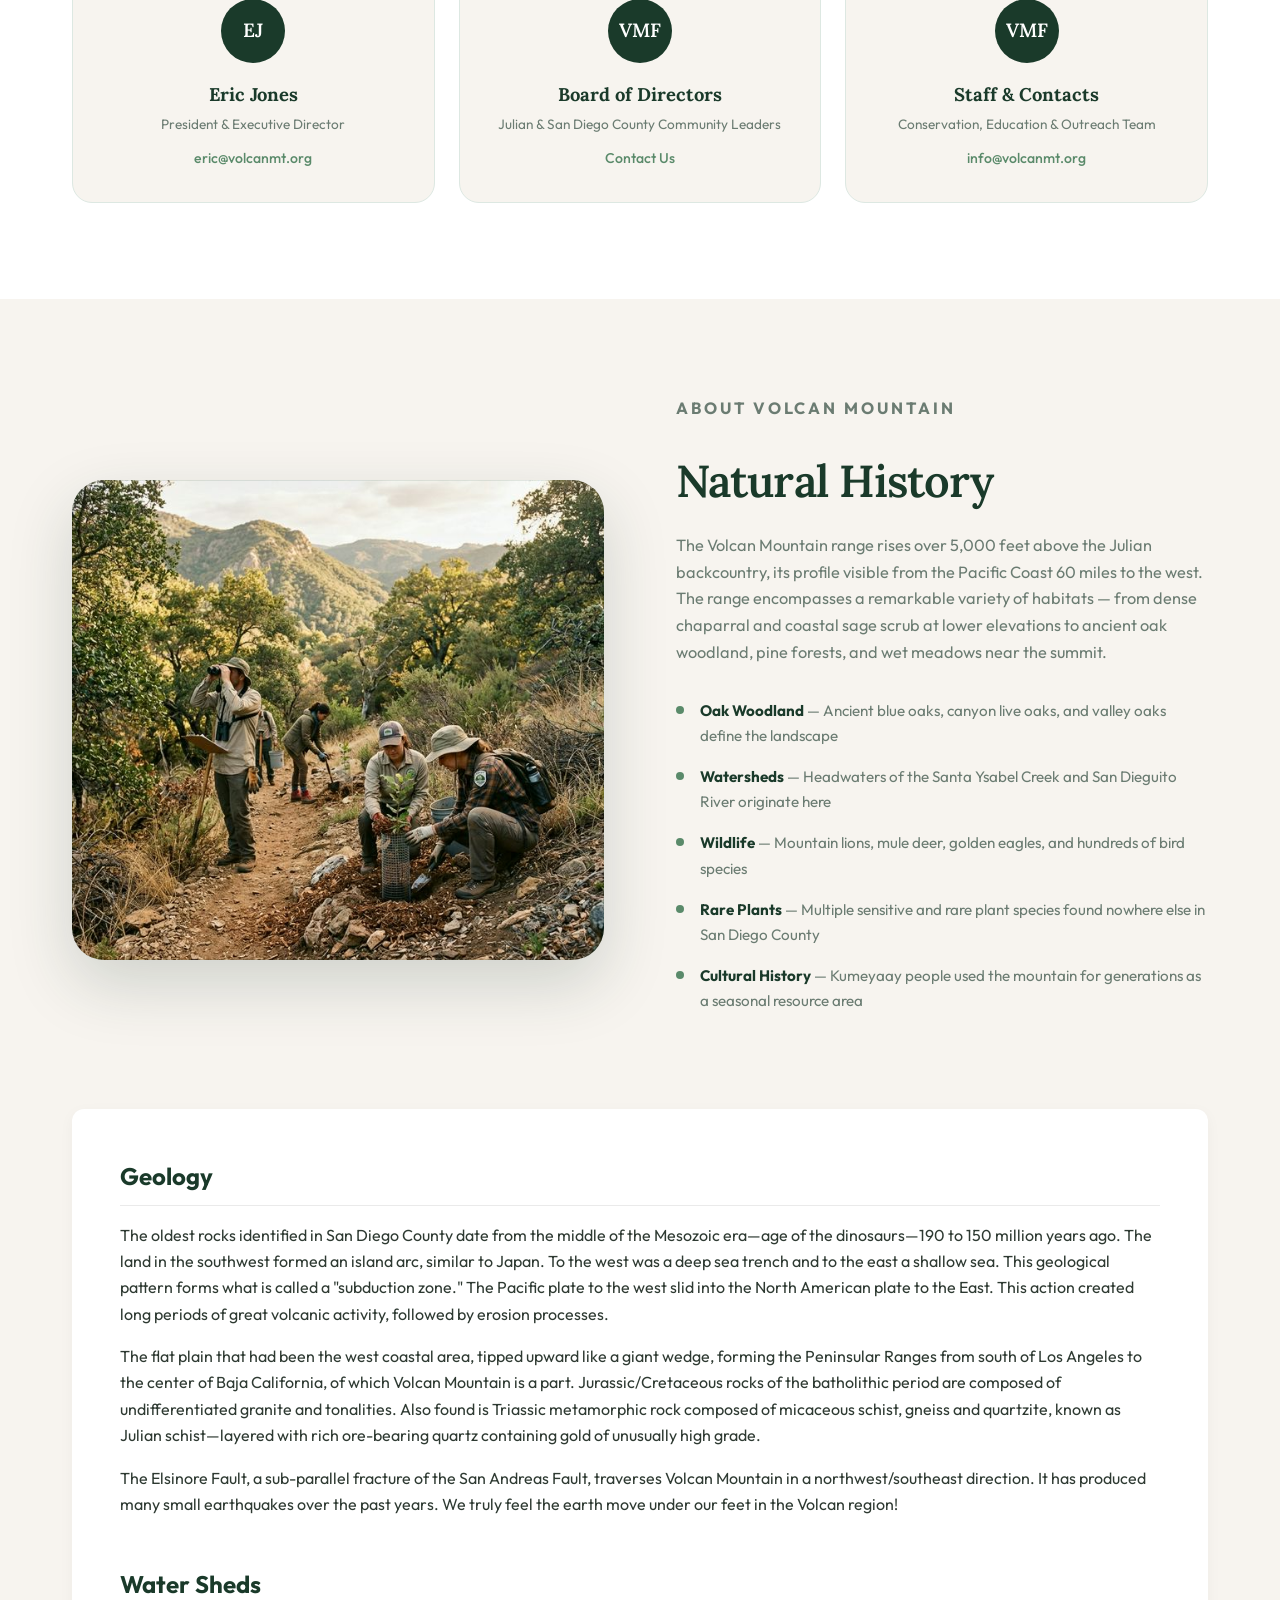
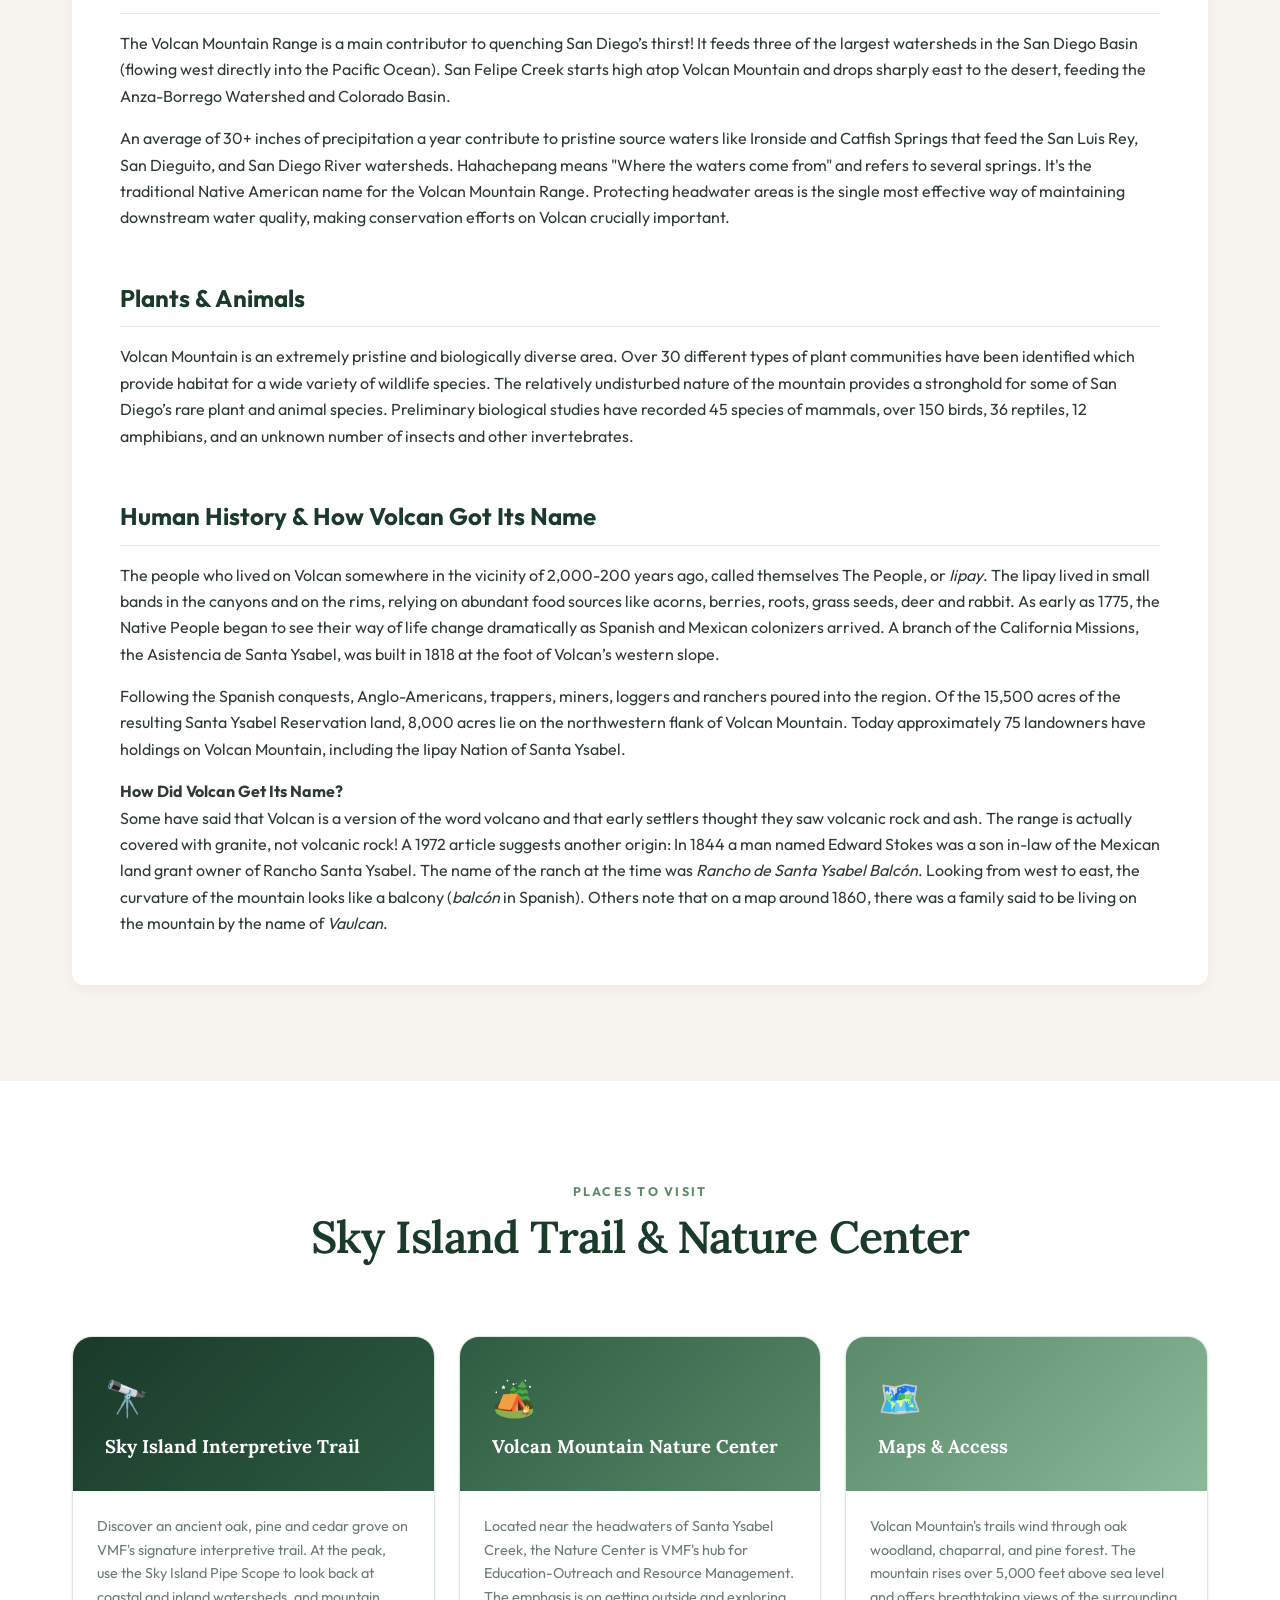
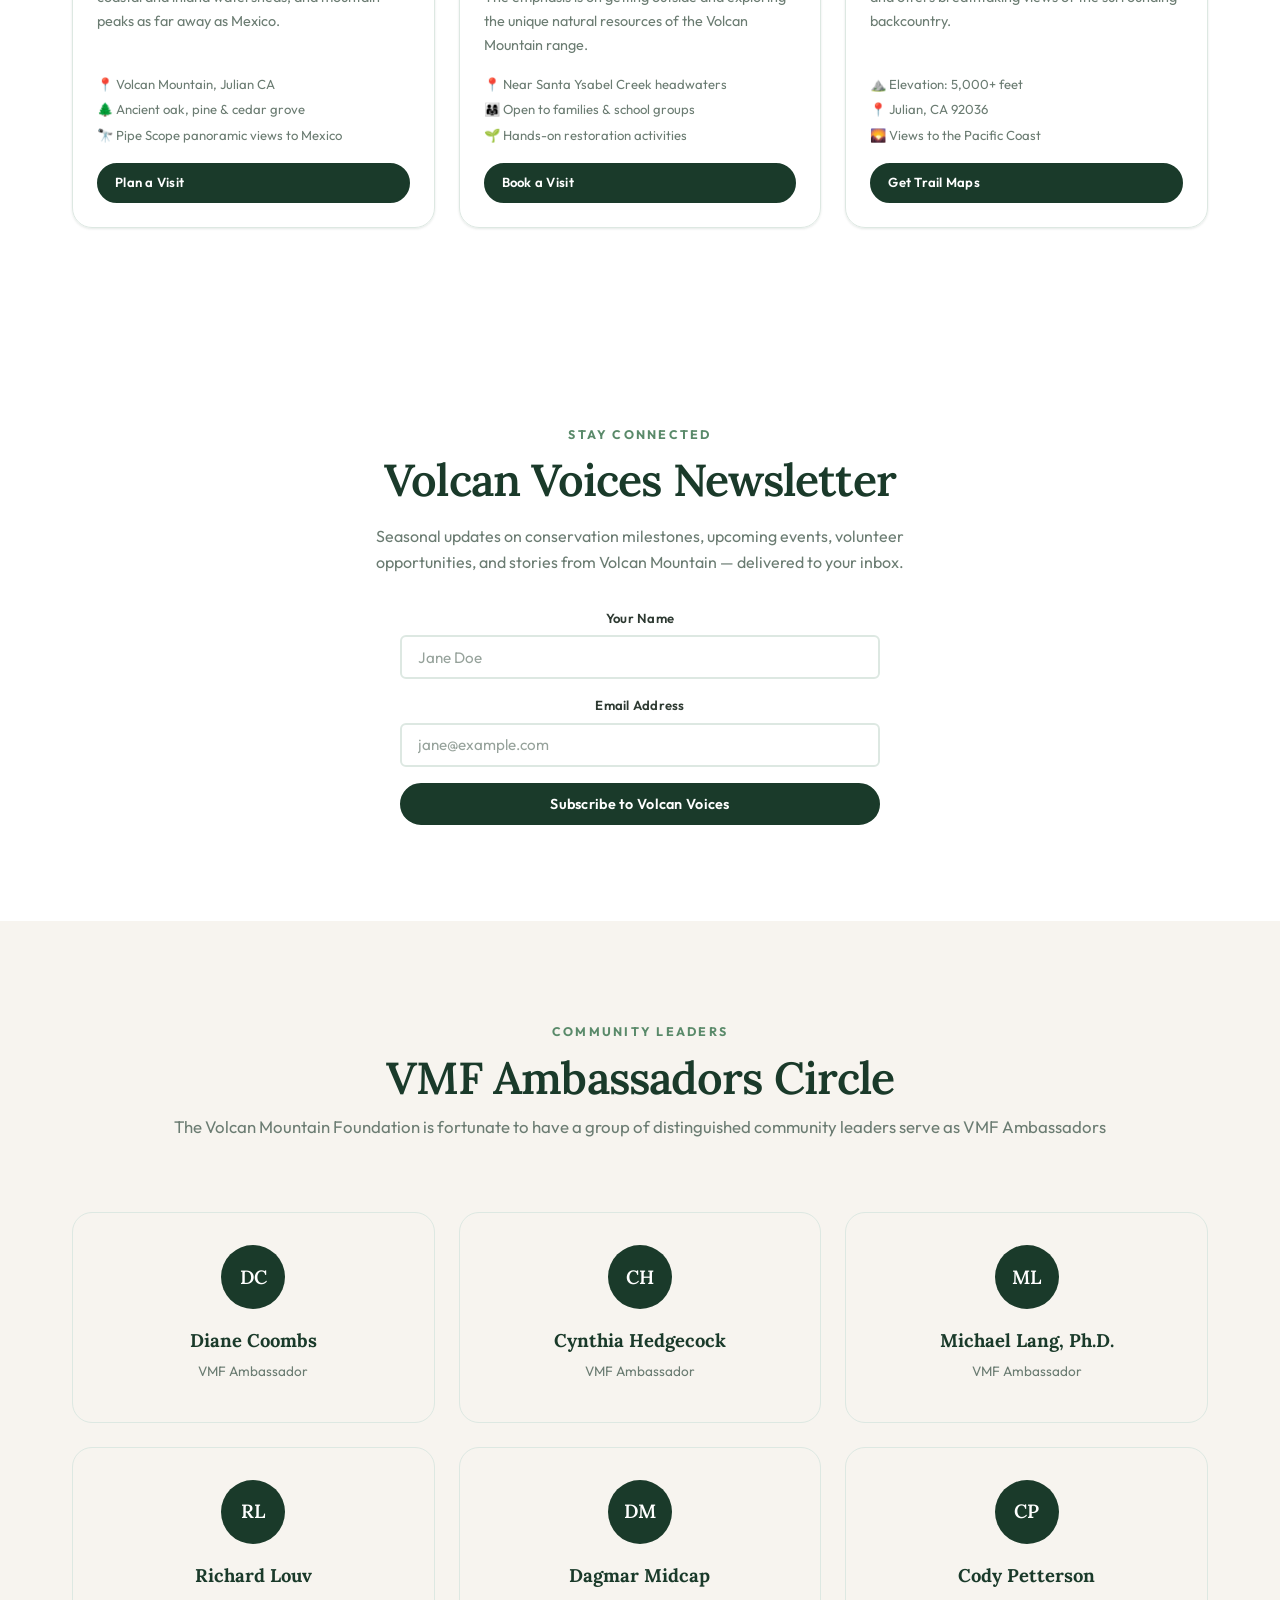
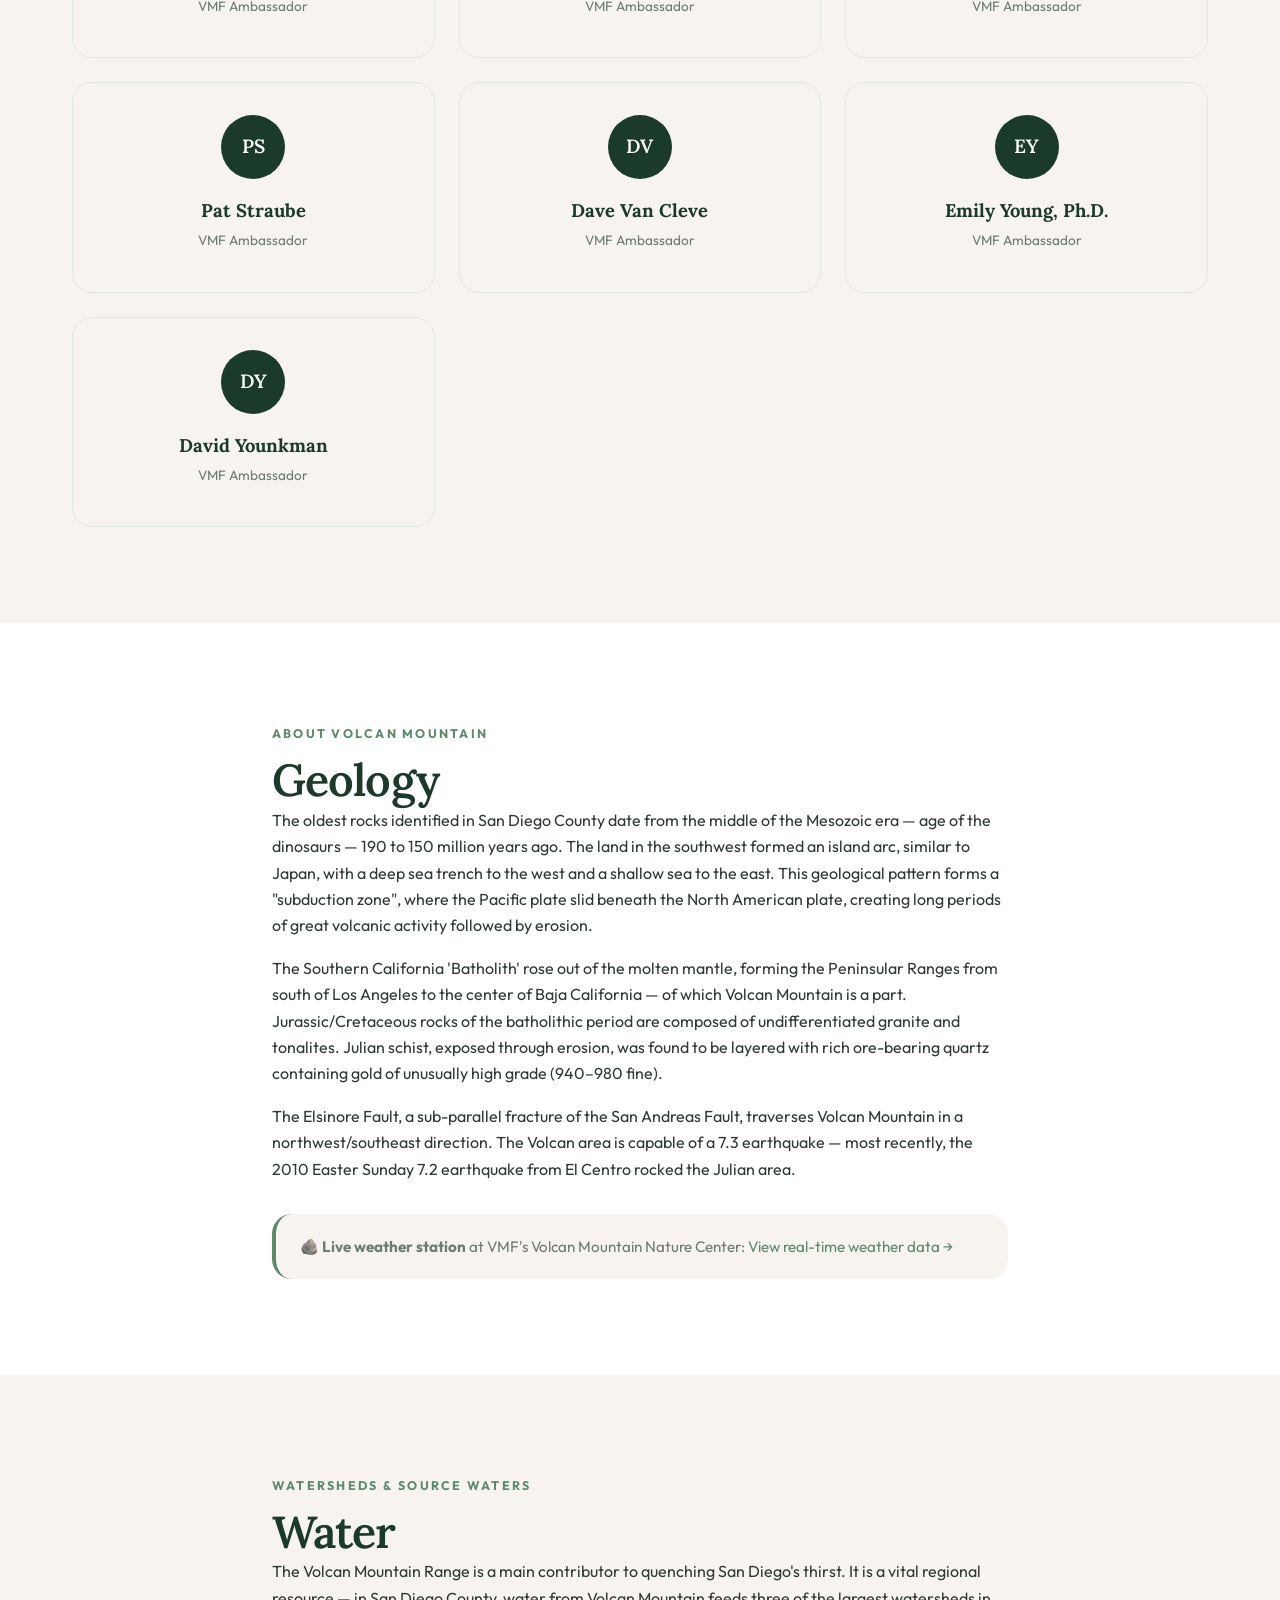
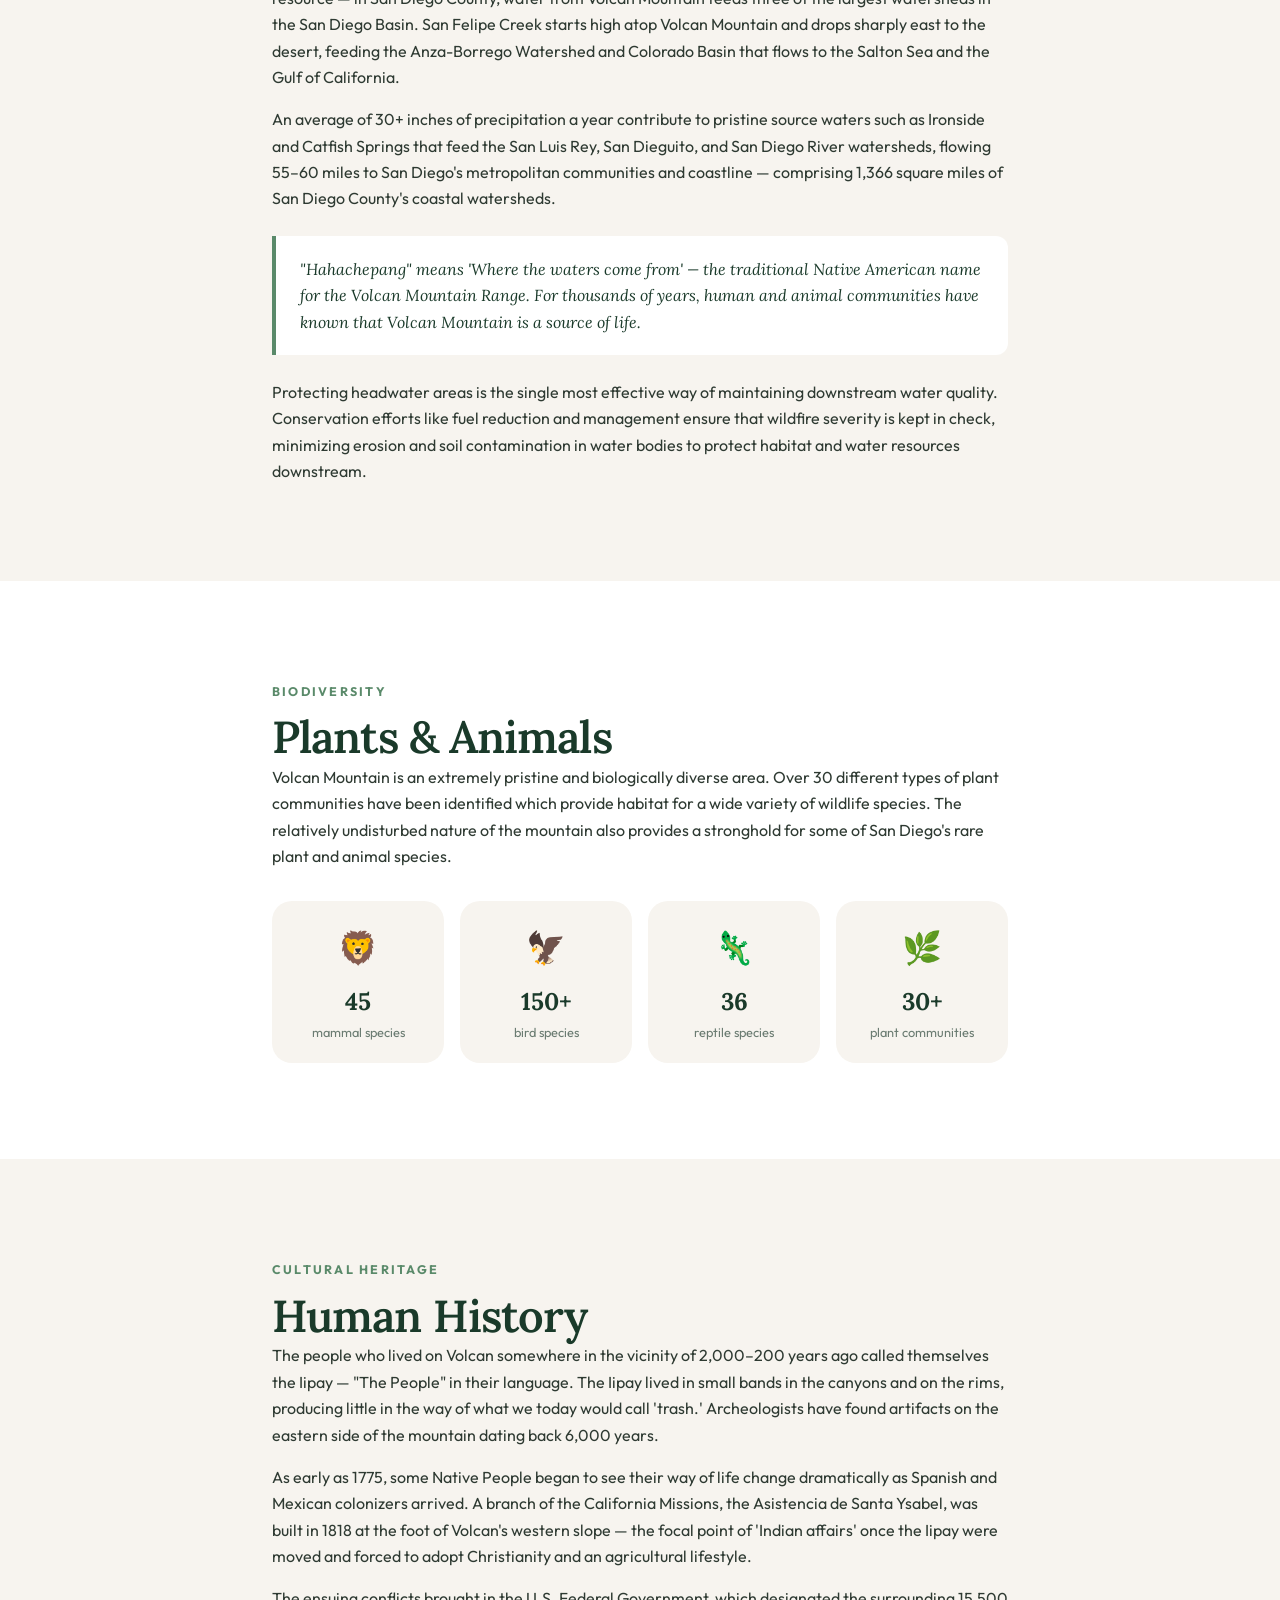
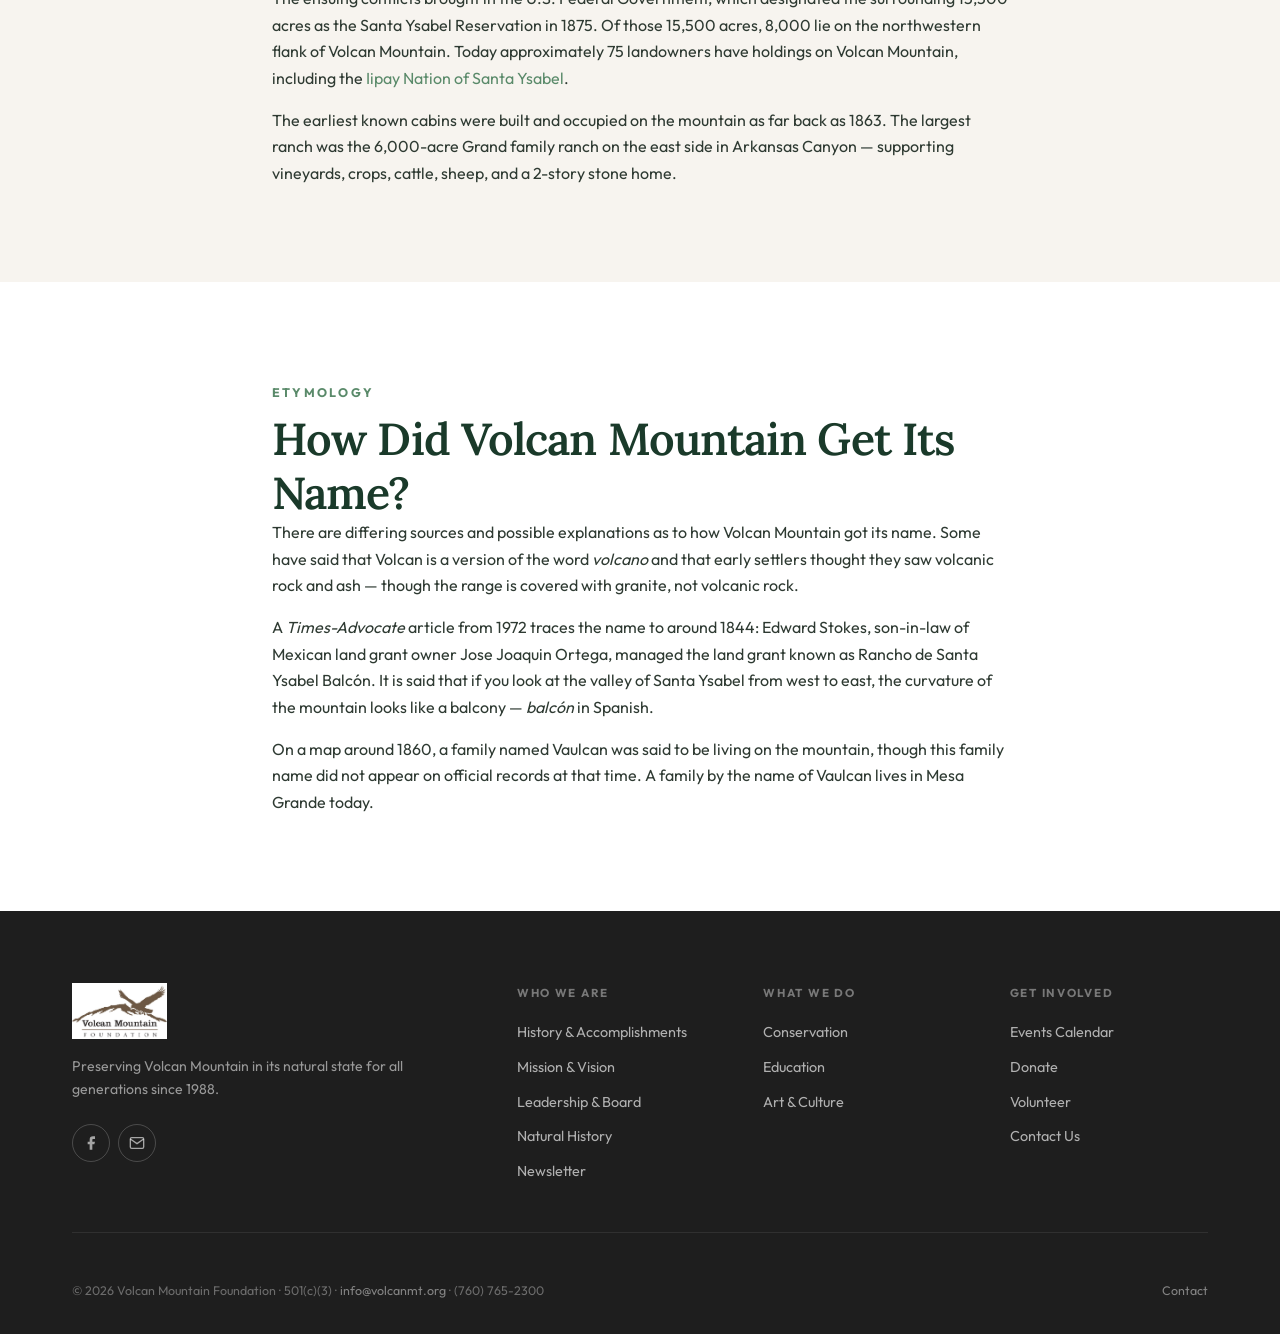
<file: who-we-are.html>
<!DOCTYPE html>
<html lang="en">
<head>
  <meta charset="UTF-8" />
  <meta name="viewport" content="width=device-width, initial-scale=1.0" />
  <title>Who We Are | Volcan Mountain Foundation</title>
  <meta name="description" content="Learn about the Volcan Mountain Foundation's history since 1988, our mission, our board, and the natural history of Volcan Mountain in Julian, CA." />
  <link rel="stylesheet" href="style.css" />
  <link rel="preconnect" href="https://fonts.googleapis.com" /><link rel="preconnect" href="https://fonts.gstatic.com" crossorigin />
  <link href="https://fonts.googleapis.com/css2?family=Outfit:wght@300;400;500;600;700&family=Lora:ital,wght@0,400;0,600;1,400&display=swap" rel="stylesheet" />
</head>
<body>
  <div class="top-bar" id="top-bar"><div class="container top-bar-inner"><span class="top-bar-tagline">Preserving Volcan Mountain for All Generations · Julian, CA</span><nav class="top-bar-links"><a href="contact.html">Contact Us</a><a href="https://www.volcanmt.org/user/login" target="_blank" rel="noopener">Login</a><a href="get-involved.html#shop" class="top-bar-shop">🛒 Shop</a><a href="https://www.facebook.com/VolcanMountainFoundation" target="_blank" rel="noopener" aria-label="Facebook"><svg width="14" height="14" viewBox="0 0 24 24" fill="currentColor"><path d="M18 2h-3a5 5 0 00-5 5v3H7v4h3v8h4v-8h3l1-4h-4V7a1 1 0 011-1h3z"/></svg></a></nav></div></div>

  <header class="site-header" id="site-header">
    <nav class="nav-container" aria-label="Main navigation">
      <a href="index.html" class="nav-logo"><img src="logo.jpeg" alt="Volcan Mountain Foundation" class="nav-logo-img" /></a>
      <button class="nav-toggle" id="nav-toggle" aria-label="Toggle navigation" aria-expanded="false"><span></span><span></span><span></span></button>
      <ul class="nav-links" id="nav-links" role="list">
        <li class="nav-item has-mega nav-item--active" id="nav-who"><button class="nav-link nav-link--mega" aria-haspopup="true" aria-expanded="false">Who We Are <svg class="nav-caret" viewBox="0 0 10 6" fill="none"><path d="M1 1l4 4 4-4" stroke="currentColor" stroke-width="1.5" stroke-linecap="round"/></svg></button><div class="mega-menu" id="mega-who"><div class="mega-grid mega-grid--3"><div class="mega-col"><p class="mega-col-title">About the Foundation</p><ul><li><a href="#history" class="mega-link"><span class="mega-link-icon">📜</span><span><strong>History &amp; Accomplishments</strong><em>Founded 1988 · 31,000+ acres</em></span></a></li><li><a href="#mission" class="mega-link"><span class="mega-link-icon">🎯</span><span><strong>Mission, Vision &amp; Goals</strong><em>Why we preserve the mountain</em></span></a></li><li><a href="#leadership" class="mega-link"><span class="mega-link-icon">👥</span><span><strong>Leadership &amp; Board</strong><em>Directors, staff &amp; contacts</em></span></a></li><li><a href="#newsletter" class="mega-link"><span class="mega-link-icon">📬</span><span><strong>Volcan Voices Newsletter</strong><em>News &amp; updates</em></span></a></li></ul></div><div class="mega-col"><p class="mega-col-title">About Volcan Mountain</p><ul><li><a href="#natural-history" class="mega-link"><span class="mega-link-icon">🌿</span><span><strong>Natural History</strong><em>Oak woodland &amp; watershed</em></span></a></li><li><a href="#maps" class="mega-link"><span class="mega-link-icon">🗺️</span><span><strong>Maps &amp; Access</strong><em>Trail maps &amp; directions</em></span></a></li><li><a href="#sky-island" class="mega-link"><span class="mega-link-icon">🔭</span><span><strong>Sky Island Trail</strong><em>Interpretive trail with views</em></span></a></li><li><a href="#nature-center" class="mega-link"><span class="mega-link-icon">🏕️</span><span><strong>Nature Center</strong><em>Education &amp; stewardship hub</em></span></a></li></ul></div><div class="mega-col mega-col--highlight"><p class="mega-col-title">Our Impact</p><div class="mega-stat-list"><div class="mega-stat"><span class="mega-stat-num">31,000+</span><span>acres conserved</span></div><div class="mega-stat"><span class="mega-stat-num">38</span><span>years of stewardship</span></div></div><a href="who-we-are.html" class="btn btn--primary btn--sm">This Page →</a></div></div></div></li>
        <li class="nav-item has-mega" id="nav-what"><button class="nav-link nav-link--mega" aria-haspopup="true" aria-expanded="false">What We Do <svg class="nav-caret" viewBox="0 0 10 6" fill="none"><path d="M1 1l4 4 4-4" stroke="currentColor" stroke-width="1.5" stroke-linecap="round"/></svg></button><div class="mega-menu"><div class="mega-grid mega-grid--3"><div class="mega-col"><p class="mega-col-title">Conservation</p><ul><li><a href="what-we-do.html#conservation" class="mega-link"><span class="mega-link-icon">🌲</span><span><strong>Preservation Overview</strong><em>Land acquisition &amp; habitat</em></span></a></li><li><a href="what-we-do.html#stewardship" class="mega-link"><span class="mega-link-icon">🔬</span><span><strong>Stewardship Planning</strong><em>Reforestation &amp; species mgmt</em></span></a></li><li><a href="what-we-do.html#wildlife" class="mega-link"><span class="mega-link-icon">🦅</span><span><strong>Wildlife Monitoring</strong><em>Rare plants &amp; bird surveys</em></span></a></li></ul></div><div class="mega-col"><p class="mega-col-title">Education &amp; Art</p><ul><li><a href="what-we-do.html#education" class="mega-link"><span class="mega-link-icon">📚</span><span><strong>Education Overview</strong><em>K–12 &amp; field programs</em></span></a></li><li><a href="what-we-do.html#art" class="mega-link"><span class="mega-link-icon">🎨</span><span><strong>Art &amp; Volcan Mountain</strong><em>Artists &amp; the landscape</em></span></a></li><li><a href="what-we-do.html#video" class="mega-link"><span class="mega-link-icon">🎬</span><span><strong>Volcan Stories</strong><em>Conservation films</em></span></a></li></ul></div><div class="mega-col mega-col--highlight"><p class="mega-col-title">Partners</p><ul class="mega-partner-list"><li>The Nature Conservancy</li><li>San Diego County Parks</li><li>US Forestry Service</li><li>AmeriCorps</li></ul><a href="what-we-do.html" class="btn btn--primary btn--sm" style="margin-top:1rem;">View All →</a></div></div></div></li>
        <li class="nav-item has-mega" id="nav-get"><button class="nav-link nav-link--mega" aria-haspopup="true" aria-expanded="false">Get Involved <svg class="nav-caret" viewBox="0 0 10 6" fill="none"><path d="M1 1l4 4 4-4" stroke="currentColor" stroke-width="1.5" stroke-linecap="round"/></svg></button><div class="mega-menu"><div class="mega-grid mega-grid--3"><div class="mega-col"><p class="mega-col-title">Things to Do</p><ul><li><a href="get-involved.html#events" class="mega-link"><span class="mega-link-icon">📅</span><span><strong>Events Calendar</strong></span></a></li><li><a href="get-involved.html#hiking" class="mega-link"><span class="mega-link-icon">🥾</span><span><strong>Hiking Volcan Mountain</strong></span></a></li><li><a href="get-involved.html#nature-center" class="mega-link"><span class="mega-link-icon">🏕️</span><span><strong>Visit the Nature Center</strong></span></a></li></ul></div><div class="mega-col"><p class="mega-col-title">Ways to Help</p><ul><li><a href="donate.html" class="mega-link mega-link--green"><span class="mega-link-icon">💚</span><span><strong>Donate Now</strong></span></a></li><li><a href="get-involved.html#membership" class="mega-link"><span class="mega-link-icon">🤝</span><span><strong>Membership</strong></span></a></li><li><a href="get-involved.html#volunteer" class="mega-link"><span class="mega-link-icon">🌱</span><span><strong>Volunteer</strong></span></a></li><li><a href="get-involved.html#shop" class="mega-link"><span class="mega-link-icon">🛍️</span><span><strong>Shop VMF</strong></span></a></li></ul></div><div class="mega-col mega-col--cta"><p class="mega-col-title">Featured Event</p><div class="mega-event-card"><span class="mega-event-date">APR 11, 2026</span><h4>Annual Dinner Dance &amp; Auction</h4><p>VMF's signature gala — dinner, auction &amp; dancing.</p><a href="get-involved.html#events" class="btn btn--primary btn--sm">RSVP →</a></div></div></div></div></li>
        <li class="nav-item"><a href="get-involved.html#events" class="nav-link">Events</a></li>
        <li class="nav-item"><a href="donate.html" class="nav-link nav-link--donate">Donate</a></li>
      </ul>
    </nav>
  </header>

  <!-- PAGE HERO -->
  <div class="page-hero" style="background: linear-gradient(135deg, var(--clr-forest) 0%, var(--clr-forest-mid) 100%);">
    <div class="container">
      <p class="page-hero-eyebrow">Volcan Mountain Foundation</p>
      <h1 class="page-hero-title">Who We Are</h1>
      <p class="page-hero-sub">The people, history, and mountain behind the mission</p>
    </div>
    <nav class="page-subnav" aria-label="Page sections">
      <a href="#history">History</a>
      <a href="#mission">Mission &amp; Vision</a>
      <a href="#leadership">Leadership</a>
      <a href="#ambassadors">Ambassadors</a>
      <a href="#natural-history">Natural History</a>
      <a href="#geology">Geology</a>
      <a href="#water">Water</a>
      <a href="#plants-animals">Plants &amp; Animals</a>
      <a href="#human-history">Human History</a>
      <a href="#naming">How It Got Its Name</a>
      <a href="#nature-center">Nature Center</a>
      <a href="#newsletter">Newsletter</a>
    </nav>
  </div>

  <!-- HISTORY TIMELINE -->
  <section class="section content-section" id="history">
    <div class="container">
      <div class="section-intro">
        <p class="section-eyebrow">Our Story</p>
        <h2 class="section-title">History &amp; Accomplishments</h2>
        <p class="section-lead">In 1987, 220 pristine acres of wildland habitat were threatened by residential development on Volcan Mountain. The Volcan Mountain Foundation was born in 1988 out of the quiet diplomacy of concerned Julian citizens seeking to retain the land in its natural state.</p>
      </div>
      <div class="timeline">
        <div class="timeline-item fade-in-up"><div class="timeline-year">1988</div><div class="timeline-body"><h3>Foundation Established</h3><p>VMF formed to protect 220 acres of wildland threatened by development on Volcan Mountain — born from community action in Julian, CA.</p></div></div>
        <div class="timeline-item fade-in-up"><div class="timeline-year">2000s</div><div class="timeline-body"><h3>Wilderness Preserve Created</h3><p>Through conservancy partnerships, VMF facilitated San Diego County's Volcan Mountain Wilderness Preserve, adding over 17,000 acres and bringing conserved land to ~31,000 acres.</p></div></div>
        <div class="timeline-item fade-in-up"><div class="timeline-year">2009–11</div><div class="timeline-body"><h3>Nature Center Launched</h3><p>VMF acquired nearly 400 centrally-located acres to launch environmental education and habitat management — seeding the Volcan Mountain Nature Center.</p></div></div>
        <div class="timeline-item fade-in-up"><div class="timeline-year">2020</div><div class="timeline-body"><h3>East Side Acquisition</h3><p>23 acres acquired on the east side of the Volcan Mountains, straddling the San Luis Rey Watershed and the Salton Sea Basin divide.</p></div></div>
        <div class="timeline-item fade-in-up"><div class="timeline-year">2022</div><div class="timeline-body"><h3>Copper Spur Ranch</h3><p>42-acre Copper Spur Ranch acquired, preserving oak woodland and riparian land at the San Dieguito Watershed headwaters.</p></div></div>
        <div class="timeline-item fade-in-up timeline-item--current"><div class="timeline-year">Today</div><div class="timeline-body"><h3>31,000+ Acres Protected</h3><p>VMF continues working toward preservation of the entire 15-mile Volcan Mountain range through science, partnership, and community engagement.</p></div></div>
      </div>
    </div>
  </section>

  <!-- MISSION -->
  <section class="section mission-section" id="mission">
    <div class="container">
      <div class="mission-grid">
        <div class="mission-text fade-in-up">
          <p class="section-eyebrow">Mission, Vision &amp; Goals</p>
          <h2 class="section-title">Why We Preserve Volcan Mountain</h2>
          <blockquote class="mission-pullquote">"To preserve Volcan Mountain in its natural state for all generations."</blockquote>
          <p>Rising over 5,000 feet, Volcan Mountain is visible from the Pacific coastline 60 miles away. It is one of the last privately-owned and relatively untouched areas of Southern California — an extraordinary natural treasure.</p>
          <h4>Why it matters:</h4>
          <ul class="icon-list">
            <li><span>💧</span> Abundant water &amp; watershed protection</li>
            <li><span>🦎</span> Unique habitat for sensitive, rare &amp; endangered species</li>
            <li><span>🔗</span> Critical wildlife corridors &amp; open space connectivity</li>
            <li><span>🏛️</span> Rich cultural history of San Diego's backcountry</li>
            <li><span>🌄</span> Recreation for all San Diego County residents</li>
          </ul>
          <h4>How we preserve it:</h4>
          <ul class="icon-list">
            <li><span>🏞️</span> Acquiring land from willing sellers for permanent protection</li>
            <li><span>📖</span> Outdoor Education &amp; Public Outreach programs</li>
            <li><span>🌱</span> Reintroduction of long-lost native species</li>
            <li><span>🔥</span> Restoring burned &amp; disturbed habitat</li>
            <li><span>🔬</span> Research &amp; monitoring of post-fire reestablishment</li>
          </ul>
        </div>
        <div class="partners-card fade-in-up">
          <p class="section-eyebrow">Our Partners</p>
          <h3>Working Together to Protect the Mountain</h3>
          <div class="partner-grid">
            <span class="partner-badge">AmeriCorps</span><span class="partner-badge">Anza-Borrego Foundation</span><span class="partner-badge">Bureau of Land Management</span><span class="partner-badge">CA Dept of Fish &amp; Game</span><span class="partner-badge">CA State Parks</span><span class="partner-badge">Camp Stevens</span><span class="partner-badge">SD County Parks</span><span class="partner-badge">SD River Park Foundation</span><span class="partner-badge">San Dieguito River Park</span><span class="partner-badge">San Dieguito River Valley Conservancy</span><span class="partner-badge">The Nature Conservancy</span><span class="partner-badge">Trust for Public Land</span><span class="partner-badge">US Forestry Service</span>
          </div>
        </div>
      </div>
    </div>
  </section>

  <!-- LEADERSHIP -->
  <section class="section" id="leadership" style="background:var(--clr-white);">
    <div class="container">
      <div class="section-header">
        <p class="section-eyebrow">The Team</p>
        <h2 class="section-title">Leadership &amp; Board of Directors</h2>
        <p class="section-subtitle">Community leaders dedicated to Volcan Mountain's future</p>
      </div>
      <div class="leadership-grid">
        <div class="leader-card fade-in-up"><div class="leader-avatar">EJ</div><h3>Eric Jones</h3><p class="leader-role">President &amp; Executive Director</p><p class="leader-contact"><a href="mailto:eric@volcanmt.org">eric@volcanmt.org</a></p></div>
        <div class="leader-card fade-in-up"><div class="leader-avatar">VMF</div><h3>Board of Directors</h3><p class="leader-role">Julian &amp; San Diego County Community Leaders</p><p class="leader-contact"><a href="contact.html">Contact Us</a></p></div>
        <div class="leader-card fade-in-up"><div class="leader-avatar">VMF</div><h3>Staff &amp; Contacts</h3><p class="leader-role">Conservation, Education &amp; Outreach Team</p><p class="leader-contact"><a href="mailto:info@volcanmt.org">info@volcanmt.org</a></p></div>
      </div>
    </div>
  </section>

  <!-- NATURAL HISTORY -->
  <section class="section" id="natural-history" style="background:var(--clr-cream);">
    <div class="container">
      <div class="education-grid">
        <div class="education-image fade-in-up">
          <img src="conservation.png" alt="Volcan Mountain oak woodland and trails" loading="lazy" />
        </div>
        <div class="education-text fade-in-up">
          <p class="section-eyebrow">About Volcan Mountain</p>
          <h2 class="section-title">Natural History</h2>
          <p>The Volcan Mountain range rises over 5,000 feet above the Julian backcountry, its profile visible from the Pacific Coast 60 miles to the west. The range encompasses a remarkable variety of habitats — from dense chaparral and coastal sage scrub at lower elevations to ancient oak woodland, pine forests, and wet meadows near the summit.</p>
          <ul class="education-list">
            <li><span class="edu-bullet"></span><span><strong>Oak Woodland</strong> — Ancient blue oaks, canyon live oaks, and valley oaks define the landscape</span></li>
            <li><span class="edu-bullet"></span><span><strong>Watersheds</strong> — Headwaters of the Santa Ysabel Creek and San Dieguito River originate here</span></li>
            <li><span class="edu-bullet"></span><span><strong>Wildlife</strong> — Mountain lions, mule deer, golden eagles, and hundreds of bird species</span></li>
            <li><span class="edu-bullet"></span><span><strong>Rare Plants</strong> — Multiple sensitive and rare plant species found nowhere else in San Diego County</span></li>
            <li><span class="edu-bullet"></span><span><strong>Cultural History</strong> — Kumeyaay people used the mountain for generations as a seasonal resource area</span></li>
          </ul>
        </div>
      </div>

      <div class="deep-dive-content fade-in-up" style="margin-top:4rem; background:#fff; padding:3rem; border-radius:12px; box-shadow:0 4px 15px rgba(0,0,0,0.04);">
        <h3 style="font-size:1.5rem; color:var(--clr-forest); margin-bottom:1rem; border-bottom:1px solid #eaeaea; padding-bottom:0.5rem;">Geology</h3>
        <p>The oldest rocks identified in San Diego County date from the middle of the Mesozoic era—age of the dinosaurs—190 to 150 million years ago. The land in the southwest formed an island arc, similar to Japan. To the west was a deep sea trench and to the east a shallow sea. This geological pattern forms what is called a "subduction zone." The Pacific plate to the west slid into the North American plate to the East. This action created long periods of great volcanic activity, followed by erosion processes.</p>
        <p style="margin-top:1rem;">The flat plain that had been the west coastal area, tipped upward like a giant wedge, forming the Peninsular Ranges from south of Los Angeles to the center of Baja California, of which Volcan Mountain is a part. Jurassic/Cretaceous rocks of the batholithic period are composed of undifferentiated granite and tonalities. Also found is Triassic metamorphic rock composed of micaceous schist, gneiss and quartzite, known as Julian schist—layered with rich ore-bearing quartz containing gold of unusually high grade.</p>
        <p style="margin-top:1rem;">The Elsinore Fault, a sub-parallel fracture of the San Andreas Fault, traverses Volcan Mountain in a northwest/southeast direction. It has produced many small earthquakes over the past years. We truly feel the earth move under our feet in the Volcan region!</p>

        <h3 style="font-size:1.5rem; color:var(--clr-forest); margin-top:3rem; margin-bottom:1rem; border-bottom:1px solid #eaeaea; padding-bottom:0.5rem;">Water Sheds</h3>
        <p>The Volcan Mountain Range is a main contributor to quenching San Diego’s thirst! It feeds three of the largest watersheds in the San Diego Basin (flowing west directly into the Pacific Ocean). San Felipe Creek starts high atop Volcan Mountain and drops sharply east to the desert, feeding the Anza-Borrego Watershed and Colorado Basin.</p>
        <p style="margin-top:1rem;">An average of 30+ inches of precipitation a year contribute to pristine source waters like Ironside and Catfish Springs that feed the San Luis Rey, San Dieguito, and San Diego River watersheds. Hahachepang means "Where the waters come from" and refers to several springs. It's the traditional Native American name for the Volcan Mountain Range. Protecting headwater areas is the single most effective way of maintaining downstream water quality, making conservation efforts on Volcan crucially important.</p>

        <h3 style="font-size:1.5rem; color:var(--clr-forest); margin-top:3rem; margin-bottom:1rem; border-bottom:1px solid #eaeaea; padding-bottom:0.5rem;">Plants &amp; Animals</h3>
        <p>Volcan Mountain is an extremely pristine and biologically diverse area. Over 30 different types of plant communities have been identified which provide habitat for a wide variety of wildlife species. The relatively undisturbed nature of the mountain provides a stronghold for some of San Diego’s rare plant and animal species. Preliminary biological studies have recorded 45 species of mammals, over 150 birds, 36 reptiles, 12 amphibians, and an unknown number of insects and other invertebrates.</p>

        <h3 style="font-size:1.5rem; color:var(--clr-forest); margin-top:3rem; margin-bottom:1rem; border-bottom:1px solid #eaeaea; padding-bottom:0.5rem;">Human History &amp; How Volcan Got Its Name</h3>
        <p>The people who lived on Volcan somewhere in the vicinity of 2,000-200 years ago, called themselves The People, or <em>Iipay</em>. The Iipay lived in small bands in the canyons and on the rims, relying on abundant food sources like acorns, berries, roots, grass seeds, deer and rabbit. As early as 1775, the Native People began to see their way of life change dramatically as Spanish and Mexican colonizers arrived. A branch of the California Missions, the Asistencia de Santa Ysabel, was built in 1818 at the foot of Volcan’s western slope.</p>
        <p style="margin-top:1rem;">Following the Spanish conquests, Anglo-Americans, trappers, miners, loggers and ranchers poured into the region. Of the 15,500 acres of the resulting Santa Ysabel Reservation land, 8,000 acres lie on the northwestern flank of Volcan Mountain. Today approximately 75 landowners have holdings on Volcan Mountain, including the Iipay Nation of Santa Ysabel.</p>
        <p style="margin-top:1rem;"><strong>How Did Volcan Get Its Name?</strong><br>Some have said that Volcan is a version of the word volcano and that early settlers thought they saw volcanic rock and ash. The range is actually covered with granite, not volcanic rock! A 1972 article suggests another origin: In 1844 a man named Edward Stokes was a son in-law of the Mexican land grant owner of Rancho Santa Ysabel. The name of the ranch at the time was <em>Rancho de Santa Ysabel Balcón</em>. Looking from west to east, the curvature of the mountain looks like a balcony (<em>balcón</em> in Spanish). Others note that on a map around 1860, there was a family said to be living on the mountain by the name of <em>Vaulcan</em>.</p>
      </div>

    </div>
  </section>

  <!-- SKY ISLAND + NATURE CENTER -->
  <section class="section hike-section" id="sky-island">
    <div class="container">
      <div class="section-header">
        <p class="section-eyebrow">Places to Visit</p>
        <h2 class="section-title">Sky Island Trail &amp; Nature Center</h2>
      </div>
      <div class="hike-grid" id="nature-center">
        <div class="hike-card fade-in-up">
          <div class="hike-card-header" style="background:linear-gradient(135deg,#1a3a2a,#2d5c42);">
            <span class="hike-icon">🔭</span><h3>Sky Island Interpretive Trail</h3>
          </div>
          <div class="hike-card-body">
            <p>Discover an ancient oak, pine and cedar grove on VMF's signature interpretive trail. At the peak, use the Sky Island Pipe Scope to look back at coastal and inland watersheds, and mountain peaks as far away as Mexico.</p>
            <ul class="hike-details"><li>📍 Volcan Mountain, Julian CA</li><li>🌲 Ancient oak, pine &amp; cedar grove</li><li>🔭 Pipe Scope panoramic views to Mexico</li></ul>
            <a href="mailto:info@volcanmt.org?subject=Sky Island Trail" class="btn btn--primary btn--sm">Plan a Visit</a>
          </div>
        </div>
        <div class="hike-card fade-in-up">
          <div class="hike-card-header" style="background:linear-gradient(135deg,#2d5c42,#5a8a6a);">
            <span class="hike-icon">🏕️</span><h3>Volcan Mountain Nature Center</h3>
          </div>
          <div class="hike-card-body">
            <p>Located near the headwaters of Santa Ysabel Creek, the Nature Center is VMF's hub for Education-Outreach and Resource Management. The emphasis is on getting outside and exploring the unique natural resources of the Volcan Mountain range.</p>
            <ul class="hike-details"><li>📍 Near Santa Ysabel Creek headwaters</li><li>👨‍👩‍👧 Open to families &amp; school groups</li><li>🌱 Hands-on restoration activities</li></ul>
            <a href="mailto:info@volcanmt.org?subject=Nature Center Visit" class="btn btn--primary btn--sm">Book a Visit</a>
          </div>
        </div>
        <div class="hike-card fade-in-up" id="maps">
          <div class="hike-card-header" style="background:linear-gradient(135deg,#5a8a6a,#8aba9a);">
            <span class="hike-icon">🗺️</span><h3>Maps &amp; Access</h3>
          </div>
          <div class="hike-card-body">
            <p>Volcan Mountain's trails wind through oak woodland, chaparral, and pine forest. The mountain rises over 5,000 feet above sea level and offers breathtaking views of the surrounding backcountry.</p>
            <ul class="hike-details"><li>⛰️ Elevation: 5,000+ feet</li><li>📍 Julian, CA 92036</li><li>🌄 Views to the Pacific Coast</li></ul>
            <a href="mailto:info@volcanmt.org?subject=Trail Maps" class="btn btn--primary btn--sm">Get Trail Maps</a>
          </div>
        </div>
      </div>
    </div>
  </section>

  <!-- NEWSLETTER -->
  <section class="section art-section" id="newsletter">
    <div class="container" style="max-width:640px; text-align:center;">
      <p class="section-eyebrow">Stay Connected</p>
      <h2 class="section-title">Volcan Voices Newsletter</h2>
      <p style="color:var(--clr-text-muted);margin:1rem 0 2rem;">Seasonal updates on conservation milestones, upcoming events, volunteer opportunities, and stories from Volcan Mountain — delivered to your inbox.</p>
      <form class="newsletter-form" id="newsletter-form" novalidate style="max-width:480px;margin:0 auto;">
        <div class="form-group"><label for="nl-name">Your Name</label><input type="text" id="nl-name" placeholder="Jane Doe" autocomplete="name" /></div>
        <div class="form-group"><label for="nl-email">Email Address</label><input type="email" id="nl-email" placeholder="jane@example.com" autocomplete="email" required /></div>
        <button type="submit" class="btn btn--primary btn--full" id="nl-submit">Subscribe to Volcan Voices</button>
      </form>
    </div>
  </section>

  <!-- AMBASSADORS CIRCLE -->
  <section class="section" id="ambassadors" style="background:var(--clr-cream);">
    <div class="container">
      <div class="section-header">
        <p class="section-eyebrow">Community Leaders</p>
        <h2 class="section-title">VMF Ambassadors Circle</h2>
        <p class="section-subtitle">The Volcan Mountain Foundation is fortunate to have a group of distinguished community leaders serve as VMF Ambassadors</p>
      </div>
      <div class="leadership-grid">
        <div class="leader-card fade-in-up"><div class="leader-avatar">DC</div><h3>Diane Coombs</h3><p class="leader-role">VMF Ambassador</p></div>
        <div class="leader-card fade-in-up"><div class="leader-avatar">CH</div><h3>Cynthia Hedgecock</h3><p class="leader-role">VMF Ambassador</p></div>
        <div class="leader-card fade-in-up"><div class="leader-avatar">ML</div><h3>Michael Lang, Ph.D.</h3><p class="leader-role">VMF Ambassador</p></div>
        <div class="leader-card fade-in-up"><div class="leader-avatar">RL</div><h3>Richard Louv</h3><p class="leader-role">VMF Ambassador</p></div>
        <div class="leader-card fade-in-up"><div class="leader-avatar">DM</div><h3>Dagmar Midcap</h3><p class="leader-role">VMF Ambassador</p></div>
        <div class="leader-card fade-in-up"><div class="leader-avatar">CP</div><h3>Cody Petterson</h3><p class="leader-role">VMF Ambassador</p></div>
        <div class="leader-card fade-in-up"><div class="leader-avatar">PS</div><h3>Pat Straube</h3><p class="leader-role">VMF Ambassador</p></div>
        <div class="leader-card fade-in-up"><div class="leader-avatar">DV</div><h3>Dave Van Cleve</h3><p class="leader-role">VMF Ambassador</p></div>
        <div class="leader-card fade-in-up"><div class="leader-avatar">EY</div><h3>Emily Young, Ph.D.</h3><p class="leader-role">VMF Ambassador</p></div>
        <div class="leader-card fade-in-up"><div class="leader-avatar">DY</div><h3>David Younkman</h3><p class="leader-role">VMF Ambassador</p></div>
      </div>
    </div>
  </section>

  <!-- GEOLOGY -->
  <section class="section" id="geology" style="background:var(--clr-white);">
    <div class="container" style="max-width:800px;">
      <p class="section-eyebrow">About Volcan Mountain</p>
      <h2 class="section-title">Geology</h2>
      <p>The oldest rocks identified in San Diego County date from the middle of the Mesozoic era — age of the dinosaurs — 190 to 150 million years ago. The land in the southwest formed an island arc, similar to Japan, with a deep sea trench to the west and a shallow sea to the east. This geological pattern forms a "subduction zone", where the Pacific plate slid beneath the North American plate, creating long periods of great volcanic activity followed by erosion.</p>
      <p style="margin-top:1rem;">The Southern California 'Batholith' rose out of the molten mantle, forming the Peninsular Ranges from south of Los Angeles to the center of Baja California — of which Volcan Mountain is a part. Jurassic/Cretaceous rocks of the batholithic period are composed of undifferentiated granite and tonalites. Julian schist, exposed through erosion, was found to be layered with rich ore-bearing quartz containing gold of unusually high grade (940–980 fine).</p>
      <p style="margin-top:1rem;">The Elsinore Fault, a sub-parallel fracture of the San Andreas Fault, traverses Volcan Mountain in a northwest/southeast direction. The Volcan area is capable of a 7.3 earthquake — most recently, the 2010 Easter Sunday 7.2 earthquake from El Centro rocked the Julian area.</p>
      <div style="margin-top:2rem;padding:1.25rem 1.5rem;background:var(--clr-cream);border-radius:var(--radius-lg);border-left:4px solid var(--clr-sage);">
        <p style="font-size:0.95rem;color:var(--clr-text-muted);">🪨 <strong>Live weather station</strong> at VMF's Volcan Mountain Nature Center: <a href="https://www.volcanmt.org/real-time-weather-vmfs-volcan-mountain-nature-center" target="_blank" rel="noopener" style="color:var(--clr-sage);">View real-time weather data →</a></p>
      </div>
    </div>
  </section>

  <!-- WATER -->
  <section class="section" id="water" style="background:var(--clr-cream);">
    <div class="container" style="max-width:800px;">
      <p class="section-eyebrow">Watersheds &amp; Source Waters</p>
      <h2 class="section-title">Water</h2>
      <p>The Volcan Mountain Range is a main contributor to quenching San Diego's thirst. It is a vital regional resource — in San Diego County, water from Volcan Mountain feeds three of the largest watersheds in the San Diego Basin. San Felipe Creek starts high atop Volcan Mountain and drops sharply east to the desert, feeding the Anza-Borrego Watershed and Colorado Basin that flows to the Salton Sea and the Gulf of California.</p>
      <p style="margin-top:1rem;">An average of 30+ inches of precipitation a year contribute to pristine source waters such as Ironside and Catfish Springs that feed the San Luis Rey, San Dieguito, and San Diego River watersheds, flowing 55–60 miles to San Diego's metropolitan communities and coastline — comprising 1,366 square miles of San Diego County's coastal watersheds.</p>
      <blockquote style="margin:1.5rem 0;padding:1.25rem 1.5rem;border-left:4px solid var(--clr-sage);background:white;border-radius:0 var(--radius-md) var(--radius-md) 0;font-family:var(--font-heading);font-style:italic;color:var(--clr-forest);">
        "Hahachepang" means 'Where the waters come from' — the traditional Native American name for the Volcan Mountain Range. For thousands of years, human and animal communities have known that Volcan Mountain is a source of life.
      </blockquote>
      <p>Protecting headwater areas is the single most effective way of maintaining downstream water quality. Conservation efforts like fuel reduction and management ensure that wildfire severity is kept in check, minimizing erosion and soil contamination in water bodies to protect habitat and water resources downstream.</p>
    </div>
  </section>

  <!-- PLANTS & ANIMALS -->
  <section class="section" id="plants-animals" style="background:var(--clr-white);">
    <div class="container" style="max-width:800px;">
      <p class="section-eyebrow">Biodiversity</p>
      <h2 class="section-title">Plants &amp; Animals</h2>
      <p>Volcan Mountain is an extremely pristine and biologically diverse area. Over 30 different types of plant communities have been identified which provide habitat for a wide variety of wildlife species. The relatively undisturbed nature of the mountain also provides a stronghold for some of San Diego's rare plant and animal species.</p>
      <div style="display:grid;grid-template-columns:repeat(4,1fr);gap:1rem;margin-top:2rem;">
        <div style="background:var(--clr-cream);padding:1.25rem;border-radius:var(--radius-lg);text-align:center;"><div style="font-size:2rem;margin-bottom:0.5rem;">🦁</div><div style="font-family:var(--font-heading);font-size:1.5rem;font-weight:700;color:var(--clr-forest);">45</div><div style="font-size:0.8rem;color:var(--clr-text-muted);">mammal species</div></div>
        <div style="background:var(--clr-cream);padding:1.25rem;border-radius:var(--radius-lg);text-align:center;"><div style="font-size:2rem;margin-bottom:0.5rem;">🦅</div><div style="font-family:var(--font-heading);font-size:1.5rem;font-weight:700;color:var(--clr-forest);">150+</div><div style="font-size:0.8rem;color:var(--clr-text-muted);">bird species</div></div>
        <div style="background:var(--clr-cream);padding:1.25rem;border-radius:var(--radius-lg);text-align:center;"><div style="font-size:2rem;margin-bottom:0.5rem;">🦎</div><div style="font-family:var(--font-heading);font-size:1.5rem;font-weight:700;color:var(--clr-forest);">36</div><div style="font-size:0.8rem;color:var(--clr-text-muted);">reptile species</div></div>
        <div style="background:var(--clr-cream);padding:1.25rem;border-radius:var(--radius-lg);text-align:center;"><div style="font-size:2rem;margin-bottom:0.5rem;">🌿</div><div style="font-family:var(--font-heading);font-size:1.5rem;font-weight:700;color:var(--clr-forest);">30+</div><div style="font-size:0.8rem;color:var(--clr-text-muted);">plant communities</div></div>
      </div>
    </div>
  </section>

  <!-- HUMAN HISTORY -->
  <section class="section" id="human-history" style="background:var(--clr-cream);">
    <div class="container" style="max-width:800px;">
      <p class="section-eyebrow">Cultural Heritage</p>
      <h2 class="section-title">Human History</h2>
      <p>The people who lived on Volcan somewhere in the vicinity of 2,000–200 years ago called themselves the Iipay — "The People" in their language. The Iipay lived in small bands in the canyons and on the rims, producing little in the way of what we today would call 'trash.' Archeologists have found artifacts on the eastern side of the mountain dating back 6,000 years.</p>
      <p style="margin-top:1rem;">As early as 1775, some Native People began to see their way of life change dramatically as Spanish and Mexican colonizers arrived. A branch of the California Missions, the Asistencia de Santa Ysabel, was built in 1818 at the foot of Volcan's western slope — the focal point of 'Indian affairs' once the Iipay were moved and forced to adopt Christianity and an agricultural lifestyle.</p>
      <p style="margin-top:1rem;">The ensuing conflicts brought in the U.S. Federal Government, which designated the surrounding 15,500 acres as the Santa Ysabel Reservation in 1875. Of those 15,500 acres, 8,000 lie on the northwestern flank of Volcan Mountain. Today approximately 75 landowners have holdings on Volcan Mountain, including the <a href="http://www.iipaynation-nsn.com/index.html" target="_blank" rel="noopener" style="color:var(--clr-sage);">Iipay Nation of Santa Ysabel</a>.</p>
      <p style="margin-top:1rem;">The earliest known cabins were built and occupied on the mountain as far back as 1863. The largest ranch was the 6,000-acre Grand family ranch on the east side in Arkansas Canyon — supporting vineyards, crops, cattle, sheep, and a 2-story stone home.</p>
    </div>
  </section>

  <!-- HOW IT GOT ITS NAME -->
  <section class="section" id="naming" style="background:var(--clr-white);">
    <div class="container" style="max-width:800px;">
      <p class="section-eyebrow">Etymology</p>
      <h2 class="section-title">How Did Volcan Mountain Get Its Name?</h2>
      <p>There are differing sources and possible explanations as to how Volcan Mountain got its name. Some have said that Volcan is a version of the word <em>volcano</em> and that early settlers thought they saw volcanic rock and ash — though the range is covered with granite, not volcanic rock.</p>
      <p style="margin-top:1rem;">A <em>Times-Advocate</em> article from 1972 traces the name to around 1844: Edward Stokes, son-in-law of Mexican land grant owner Jose Joaquin Ortega, managed the land grant known as Rancho de Santa Ysabel Balcón. It is said that if you look at the valley of Santa Ysabel from west to east, the curvature of the mountain looks like a balcony — <em>balcón</em> in Spanish.</p>
      <p style="margin-top:1rem;">On a map around 1860, a family named Vaulcan was said to be living on the mountain, though this family name did not appear on official records at that time. A family by the name of Vaulcan lives in Mesa Grande today.</p>
    </div>
  </section>

  <!-- FOOTER -->
  <footer class="site-footer"><div class="container"><div class="footer-grid"><div class="footer-brand"><a href="index.html" class="nav-logo footer-logo"><img src="logo.jpeg" alt="Volcan Mountain Foundation" class="nav-logo-img" /></a><p class="footer-mission">Preserving Volcan Mountain in its natural state for all generations since 1988.</p><div class="footer-social"><a href="https://www.facebook.com/VolcanMountainFoundation" target="_blank" rel="noopener" class="social-link" aria-label="Facebook"><svg viewBox="0 0 24 24" fill="currentColor"><path d="M18 2h-3a5 5 0 00-5 5v3H7v4h3v8h4v-8h3l1-4h-4V7a1 1 0 011-1h3z"/></svg></a><a href="mailto:info@volcanmt.org" class="social-link" aria-label="Email"><svg viewBox="0 0 24 24" fill="none" stroke="currentColor" stroke-width="2"><path d="M4 4h16c1.1 0 2 .9 2 2v12c0 1.1-.9 2-2 2H4c-1.1 0-2-.9-2-2V6c0-1.1.9-2 2-2z"/><polyline points="22,6 12,13 2,6"/></svg></a></div></div><nav class="footer-nav"><h3 class="footer-nav-title">Who We Are</h3><ul role="list"><li><a href="#history">History &amp; Accomplishments</a></li><li><a href="#mission">Mission &amp; Vision</a></li><li><a href="#leadership">Leadership &amp; Board</a></li><li><a href="#natural-history">Natural History</a></li><li><a href="#newsletter">Newsletter</a></li></ul></nav><nav class="footer-nav"><h3 class="footer-nav-title">What We Do</h3><ul role="list"><li><a href="what-we-do.html#conservation">Conservation</a></li><li><a href="what-we-do.html#education">Education</a></li><li><a href="what-we-do.html#art">Art &amp; Culture</a></li></ul></nav><nav class="footer-nav"><h3 class="footer-nav-title">Get Involved</h3><ul role="list"><li><a href="get-involved.html#events">Events Calendar</a></li><li><a href="donate.html">Donate</a></li><li><a href="get-involved.html#volunteer">Volunteer</a></li><li><a href="contact.html">Contact Us</a></li></ul></nav></div><div class="footer-bottom"><p>© 2026 Volcan Mountain Foundation · 501(c)(3) · <a href="mailto:info@volcanmt.org">info@volcanmt.org</a> · (760) 765-2300</p><p><a href="contact.html">Contact</a></p></div></div></footer>
  <script src="main.js"></script>
  <script src="search.js"></script>
</body>
</html>
</file>
<file: style.css>
/* ============================================================
   VOLCAN MOUNTAIN FOUNDATION — Design System & Stylesheet
   ============================================================ */

/* ── Design Tokens ──────────────────────────────────────────── */
:root {
  /* Colors */
  --clr-forest:      #1a3a2a;       /* Deep forest green */
  --clr-forest-mid:  #2d5c42;       /* Mid forest */
  --clr-sage:        #5a8a6a;       /* Sage green */
  --clr-sage-light:  #8aba9a;       /* Light sage */
  --clr-moss:        #d4e8da;       /* Pale moss */
  --clr-stone:       #8b7355;       /* Warm stone */
  --clr-earth:       #c4a882;       /* Earth tan */
  --clr-sky:         #6b9db8;       /* Mountain sky */
  --clr-gold:        #c8a84b;       /* Autumn gold accent */
  --clr-cream:       #f7f4ef;       /* Off-white cream */
  --clr-white:       #ffffff;
  --clr-charcoal:    #1e1e1e;
  --clr-text:        #2e3a32;       /* Dark forest text */
  --clr-text-muted:  #6b7c72;
  --clr-border:      #dde8e2;

  /* Typography */
  --font-heading:    'Lora', Georgia, serif;
  --font-body:       'Outfit', system-ui, -apple-system, sans-serif;

  /* Spacing */
  --space-xs:   0.25rem;
  --space-sm:   0.5rem;
  --space-md:   1rem;
  --space-lg:   1.5rem;
  --space-xl:   2rem;
  --space-2xl:  3rem;
  --space-3xl:  4.5rem;
  --space-4xl:  6rem;

  /* Radius */
  --radius-sm:  6px;
  --radius-md:  12px;
  --radius-lg:  20px;
  --radius-xl:  32px;

  /* Shadows */
  --shadow-sm:  0 1px 3px rgba(26,58,42,0.08), 0 1px 2px rgba(26,58,42,0.04);
  --shadow-md:  0 4px 16px rgba(26,58,42,0.10), 0 2px 6px rgba(26,58,42,0.06);
  --shadow-lg:  0 12px 40px rgba(26,58,42,0.14), 0 4px 12px rgba(26,58,42,0.08);
  --shadow-xl:  0 24px 64px rgba(26,58,42,0.18);

  /* Transitions */
  --transition: 0.25s cubic-bezier(0.4, 0, 0.2, 1);
  --transition-slow: 0.5s cubic-bezier(0.4, 0, 0.2, 1);

  /* Layout */
  --max-width:  1200px;
  --nav-height: 72px;
  --top-bar-height: 34px;
}

/* ── Reset & Base ───────────────────────────────────────────── */
*, *::before, *::after { box-sizing: border-box; margin: 0; padding: 0; }

html {
  scroll-behavior: smooth;
  -webkit-text-size-adjust: 100%;
}

body {
  font-family: var(--font-body);
  font-size: 1rem;
  line-height: 1.65;
  color: var(--clr-text);
  background: var(--clr-white);
  -webkit-font-smoothing: antialiased;
  overflow-x: hidden;
}

img { display: block; max-width: 100%; height: auto; }
a { color: inherit; text-decoration: none; }
button { cursor: pointer; font-family: inherit; border: none; background: none; }
input, textarea, select { font-family: inherit; }
ul, ol { list-style: none; }

.visually-hidden {
  position: absolute;
  width: 1px; height: 1px;
  padding: 0; margin: -1px;
  overflow: hidden; clip: rect(0,0,0,0);
  white-space: nowrap; border: 0;
}

.container {
  max-width: var(--max-width);
  margin: 0 auto;
  padding: 0 var(--space-xl);
}

/* ── Buttons ────────────────────────────────────────────────── */
.btn {
  display: inline-flex;
  align-items: center;
  gap: var(--space-sm);
  padding: 0.65rem 1.5rem;
  font-size: 0.9rem;
  font-weight: 600;
  letter-spacing: 0.02em;
  border-radius: 100px;
  transition: all var(--transition);
  white-space: nowrap;
  border: 2px solid transparent;
  position: relative;
  overflow: hidden;
}

.btn::after {
  content: '';
  position: absolute;
  inset: 0;
  background: white;
  opacity: 0;
  transition: opacity var(--transition);
}

.btn:hover::after { opacity: 0.08; }
.btn:active { transform: scale(0.98); }

.btn--primary {
  background: var(--clr-forest);
  color: var(--clr-white);
  border-color: var(--clr-forest);
}

.btn--primary:hover {
  background: var(--clr-forest-mid);
  border-color: var(--clr-forest-mid);
  transform: translateY(-1px);
  box-shadow: 0 6px 20px rgba(26,58,42,0.30);
}

.btn--outline {
  background: transparent;
  color: var(--clr-forest);
  border-color: var(--clr-sage);
}

.btn--outline:hover {
  background: var(--clr-forest);
  color: var(--clr-white);
  border-color: var(--clr-forest);
}

.btn--outline-light {
  background: transparent;
  color: var(--clr-white);
  border-color: rgba(255,255,255,0.6);
  backdrop-filter: blur(8px);
}

.btn--outline-light:hover {
  background: rgba(255,255,255,0.15);
  border-color: var(--clr-white);
}

.btn--ghost {
  background: transparent;
  color: var(--clr-forest);
  border-color: transparent;
  padding-left: 0; padding-right: 0;
}

.btn--ghost:hover { color: var(--clr-sage); }
.btn--ghost::after { display: none; }

.btn--lg { padding: 0.85rem 2rem; font-size: 1rem; }
.btn--sm { padding: 0.45rem 1rem; font-size: 0.82rem; }
.btn--full { width: 100%; justify-content: center; }

.btn-spinner {
  width: 18px; height: 18px;
  animation: spin 1s linear infinite;
}

.btn-spinner.hidden { display: none; }

@keyframes spin { to { transform: rotate(360deg); } }

/* ── Navigation ─────────────────────────────────────────────── */
.site-header {
  position: sticky;
  top: var(--top-bar-height);
  left: 0; right: 0;
  z-index: 1000;
  height: var(--nav-height);
  background: var(--clr-white);
  box-shadow: 0 1px 0 rgba(0,0,0,0.08);
  transition: box-shadow var(--transition);
}

.site-header.scrolled {
  box-shadow: var(--shadow-sm);
}

.nav-logo,
.nav-link { color: var(--clr-forest); }
.nav-link--mega { color: var(--clr-text-muted) !important; }
.nav-link--mega:hover { color: var(--clr-forest) !important; }

.nav-container {
  display: flex;
  align-items: center;
  justify-content: space-between;
  height: 100%;
  max-width: var(--max-width);
  margin: 0 auto;
  padding: 0 var(--space-xl);
}

.nav-logo {
  display: flex;
  align-items: center;
  text-decoration: none;
  transition: opacity var(--transition);
  flex-shrink: 0;
}

.nav-logo:hover { opacity: 0.85; }

.nav-logo-img {
  height: 56px;
  width: auto;
  display: block;
  object-fit: contain;
}

.footer-logo-img {
  height: 64px;
  width: auto;
  /* mix-blend-mode makes white background disappear on the dark footer */
  mix-blend-mode: screen;
  opacity: 0.9;
}

.logo-mark {
  width: 36px; height: 32px;
  flex-shrink: 0;
}

.logo-mark svg { width: 100%; height: 100%; }

.logo-text {
  display: flex;
  flex-direction: column;
  line-height: 1.1;
}

.logo-name {
  font-family: var(--font-heading);
  font-size: 1.05rem;
  font-weight: 600;
  letter-spacing: -0.01em;
}

.logo-sub {
  font-size: 0.7rem;
  font-weight: 400;
  letter-spacing: 0.08em;
  text-transform: uppercase;
  opacity: 0.8;
}

.nav-links {
  display: flex;
  align-items: center;
  gap: var(--space-lg);
}

.nav-link {
  font-size: 0.9rem;
  font-weight: 500;
  color: var(--clr-forest);
  transition: color var(--transition);
  position: relative;
}

.nav-link::after {
  content: '';
  position: absolute;
  bottom: -4px; left: 0; right: 0;
  height: 2px;
  background: var(--clr-gold);
  transform: scaleX(0);
  transition: transform var(--transition);
  border-radius: 1px;
}

.nav-link:hover { color: var(--clr-text-muted); }
.nav-link:hover::after { transform: scaleX(1); }

.nav-link--donate {
  background: var(--clr-forest);
  border: 1.5px solid var(--clr-forest);
  padding: 0.35rem 1rem;
  border-radius: 100px;
  color: var(--clr-white) !important;
  font-weight: 600;
  backdrop-filter: blur(8px);
}

.nav-link--donate:hover {
  background: var(--clr-forest-mid);
  color: var(--clr-white) !important;
  border-color: var(--clr-forest-mid);
}

.nav-link--donate::after { display: none !important; }

.site-header.scrolled .nav-link { color: var(--clr-text-muted); }
.site-header.scrolled .nav-link:hover { color: var(--clr-forest); }
.site-header.scrolled .nav-link--donate {
  background: var(--clr-forest);
  border-color: var(--clr-forest);
  color: var(--clr-white) !important;
}

.nav-toggle {
  display: none;
  flex-direction: column;
  gap: 5px;
  width: 36px;
  padding: 6px;
  color: var(--clr-white);
}

.nav-toggle span {
  display: block;
  height: 2px;
  background: currentColor;
  border-radius: 2px;
  transition: all var(--transition);
}

/* ── Hero ───────────────────────────────────────────────────── */
.hero {
  position: relative;
  min-height: 100svh;
  display: flex;
  align-items: center;
  overflow: hidden;
}

.hero-image {
  position: absolute;
  inset: 0;
  z-index: 0;
}

.hero-image img {
  width: 100%; height: 100%;
  object-fit: cover;
  object-position: center;
  transform: scale(1.05);
  transition: transform 8s ease-out;
}

.hero:hover .hero-image img { transform: scale(1.0); }

.hero-overlay {
  position: absolute;
  inset: 0;
  background: linear-gradient(
    135deg,
    rgba(10,28,18,0.72) 0%,
    rgba(10,28,18,0.45) 50%,
    rgba(10,28,18,0.25) 100%
  );
}

.hero-content {
  position: relative;
  z-index: 1;
  max-width: 700px;
  padding: var(--space-4xl) var(--space-xl);
  padding-top: calc(var(--nav-height) + var(--space-4xl));
  margin: 0 auto;
  text-align: center;
}

.hero-eyebrow {
  display: inline-block;
  font-size: 0.78rem;
  font-weight: 600;
  letter-spacing: 0.15em;
  text-transform: uppercase;
  color: var(--clr-gold);
  margin-bottom: var(--space-md);
}

.hero-title {
  font-family: var(--font-heading);
  font-size: clamp(2.2rem, 6vw, 4rem);
  font-weight: 600;
  line-height: 1.15;
  color: var(--clr-white);
  margin-bottom: var(--space-lg);
  letter-spacing: -0.02em;
}

.hero-title em {
  font-style: italic;
  color: var(--clr-sage-light);
}

.hero-lead {
  font-size: clamp(1rem, 2vw, 1.15rem);
  color: rgba(255,255,255,0.85);
  margin-bottom: var(--space-2xl);
  line-height: 1.7;
}

.hero-actions {
  display: flex;
  gap: var(--space-md);
  justify-content: center;
  flex-wrap: wrap;
}

.hero-scroll-hint {
  position: absolute;
  bottom: var(--space-xl);
  left: 50%;
  transform: translateX(-50%);
  z-index: 1;
  display: flex;
  flex-direction: column;
  align-items: center;
  gap: var(--space-xs);
  color: rgba(255,255,255,0.6);
  font-size: 0.75rem;
  letter-spacing: 0.08em;
  animation: bounce 2s ease-in-out infinite;
}

@keyframes bounce {
  0%, 100% { transform: translateX(-50%) translateY(0); }
  50% { transform: translateX(-50%) translateY(6px); }
}

/* ── Stats Strip ─────────────────────────────────────────────── */
.stats-strip {
  background: var(--clr-forest);
  color: var(--clr-white);
  padding: var(--space-2xl) 0;
}

.stats-grid {
  display: grid;
  grid-template-columns: repeat(4, 1fr);
  gap: var(--space-xl);
  text-align: center;
}

.stat-item {
  display: flex;
  flex-direction: column;
  align-items: center;
  gap: var(--space-xs);
}

.stat-number {
  font-family: var(--font-heading);
  font-size: clamp(2rem, 4vw, 2.8rem);
  font-weight: 600;
  color: var(--clr-gold);
  line-height: 1;
}

.stat-unit {
  font-size: 1.5rem;
  color: var(--clr-gold);
  font-weight: 600;
}

.stat-label {
  font-size: 0.82rem;
  font-weight: 500;
  letter-spacing: 0.05em;
  text-transform: uppercase;
  color: rgba(255,255,255,0.7);
}

/* ── Section Basics ──────────────────────────────────────────── */
.section {
  padding: var(--space-4xl) 0;
}

.section-header {
  text-align: center;
  margin-bottom: var(--space-3xl);
}

.section-eyebrow {
  display: inline-block;
  font-size: 0.78rem;
  font-weight: 700;
  letter-spacing: 0.18em;
  text-transform: uppercase;
  color: var(--clr-sage);
  margin-bottom: var(--space-sm);
}

.section-eyebrow--light { color: rgba(255,255,255,0.7); }
.section-eyebrow--green { color: var(--clr-sage); }

.section-title {
  font-family: var(--font-heading);
  font-size: clamp(1.8rem, 4vw, 2.8rem);
  font-weight: 600;
  line-height: 1.2;
  color: var(--clr-forest);
  letter-spacing: -0.02em;
}

.section-title--light { color: var(--clr-white); }

.section-subtitle {
  margin-top: var(--space-sm);
  color: var(--clr-text-muted);
  font-size: 1.05rem;
}

/* ── About ───────────────────────────────────────────────────── */
.about-section { background: var(--clr-white); }

.about-grid {
  display: grid;
  grid-template-columns: 1fr 1fr;
  gap: var(--space-3xl);
  align-items: start;
}

.about-text p {
  color: var(--clr-text-muted);
  margin-bottom: var(--space-md);
  font-size: 1.02rem;
}

.about-lead {
  font-size: 1.1rem !important;
  color: var(--clr-text) !important;
  font-weight: 400;
}

.about-text .btn { margin-top: var(--space-md); }

.about-mission-card {
  background: var(--clr-cream);
  border-radius: var(--radius-lg);
  padding: var(--space-2xl);
  border: 1px solid var(--clr-border);
}

.mission-quote {
  position: relative;
  margin-bottom: var(--space-xl);
}

.quote-icon {
  width: 48px; height: 36px;
  position: absolute;
  top: -8px; left: -8px;
  opacity: 0.8;
}

.mission-quote p {
  font-family: var(--font-heading);
  font-size: 1.3rem;
  font-style: italic;
  color: var(--clr-forest);
  line-height: 1.5;
  padding-left: var(--space-sm);
  margin-bottom: var(--space-sm);
}

.mission-quote cite {
  font-size: 0.82rem;
  color: var(--clr-text-muted);
  font-style: normal;
  font-weight: 500;
}

.mission-pillars {
  display: grid;
  grid-template-columns: 1fr 1fr;
  gap: var(--space-sm);
}

.pillar {
  display: flex;
  align-items: center;
  gap: var(--space-sm);
  background: var(--clr-white);
  padding: var(--space-sm) var(--space-md);
  border-radius: var(--radius-sm);
  font-size: 0.85rem;
  font-weight: 500;
  color: var(--clr-text);
  border: 1px solid var(--clr-border);
  transition: all var(--transition);
}

.pillar:hover {
  border-color: var(--clr-sage);
  background: var(--clr-moss);
  transform: translateY(-2px);
  box-shadow: var(--shadow-sm);
}

.pillar-icon { font-size: 1.1rem; }

/* ── Conservation ─────────────────────────────────────────────── */
.conservation-section {
  position: relative;
  padding: var(--space-4xl) 0;
  overflow: hidden;
}

.conservation-bg {
  position: absolute;
  inset: 0;
  z-index: 0;
}

.conservation-bg img {
  width: 100%; height: 100%;
  object-fit: cover;
  object-position: center;
  filter: brightness(0.45) saturate(0.8);
}

.conservation-overlay {
  position: absolute;
  inset: 0;
  background: linear-gradient(to bottom, rgba(10,28,18,0.5), rgba(10,28,18,0.8));
}

.conservation-content {
  position: relative;
  z-index: 1;
}

.conservation-content .section-eyebrow,
.conservation-content .section-title {
  text-align: center;
  display: block;
  margin-bottom: var(--space-sm);
}

.conservation-content .section-title {
  margin-bottom: var(--space-3xl);
}

.conservation-cards {
  display: grid;
  grid-template-columns: repeat(3, 1fr);
  gap: var(--space-lg);
}

.conservation-card {
  background: rgba(255,255,255,0.08);
  backdrop-filter: blur(16px);
  border: 1px solid rgba(255,255,255,0.15);
  border-radius: var(--radius-lg);
  padding: var(--space-xl);
  color: var(--clr-white);
  transition: all var(--transition);
}

.conservation-card:hover {
  background: rgba(255,255,255,0.14);
  border-color: rgba(255,255,255,0.30);
  transform: translateY(-4px);
  box-shadow: var(--shadow-xl);
}

.conservation-card-icon {
  font-size: 2rem;
  margin-bottom: var(--space-md);
}

.conservation-card h3 {
  font-family: var(--font-heading);
  font-size: 1.2rem;
  font-weight: 600;
  margin-bottom: var(--space-sm);
  color: var(--clr-white);
}

.conservation-card p {
  font-size: 0.92rem;
  line-height: 1.65;
  color: rgba(255,255,255,0.78);
}

/* ── Education ───────────────────────────────────────────────── */
.education-section { background: var(--clr-cream); }

.education-grid {
  display: grid;
  grid-template-columns: 1fr 1fr;
  gap: var(--space-3xl);
  align-items: center;
}

.education-image {
  border-radius: var(--radius-xl);
  overflow: hidden;
  box-shadow: var(--shadow-xl);
  position: relative;
}

.education-image::after {
  content: '';
  position: absolute;
  inset: 0;
  border-radius: var(--radius-xl);
  box-shadow: inset 0 0 0 1px rgba(26,58,42,0.1);
}

.education-image img {
  width: 100%; height: 480px;
  object-fit: cover;
  transition: transform var(--transition-slow);
}

.education-image:hover img { transform: scale(1.03); }

.education-text .section-eyebrow,
.education-text .section-title { text-align: left; }

.education-text .section-title { margin-bottom: var(--space-lg); }

.education-text > p {
  color: var(--clr-text-muted);
  margin-bottom: var(--space-xl);
  font-size: 1.02rem;
}

.education-list {
  display: flex;
  flex-direction: column;
  gap: var(--space-md);
  margin-bottom: var(--space-xl);
}

.education-list li {
  display: flex;
  gap: var(--space-md);
  align-items: flex-start;
  font-size: 0.95rem;
  color: var(--clr-text-muted);
}

.edu-bullet {
  flex-shrink: 0;
  width: 8px; height: 8px;
  border-radius: 50%;
  background: var(--clr-sage);
  margin-top: 8px;
}

.education-list strong { color: var(--clr-forest); }

/* ── Events ──────────────────────────────────────────────────── */
.events-section { background: var(--clr-white); }

.events-grid {
  display: grid;
  grid-template-columns: 2fr 1fr;
  grid-template-rows: auto auto;
  gap: var(--space-lg);
}

.event-card {
  background: var(--clr-white);
  border: 1px solid var(--clr-border);
  border-radius: var(--radius-lg);
  padding: var(--space-xl);
  display: flex;
  gap: var(--space-lg);
  align-items: flex-start;
  transition: all var(--transition);
  position: relative;
  overflow: hidden;
}

.event-card:hover {
  border-color: var(--clr-sage);
  box-shadow: var(--shadow-md);
  transform: translateY(-2px);
}

.event-card--featured {
  grid-column: 1;
  grid-row: 1 / 3;
  flex-direction: column;
  background: linear-gradient(135deg, var(--clr-forest) 0%, var(--clr-forest-mid) 100%);
  border-color: var(--clr-forest);
  color: var(--clr-white);
}

.event-card--featured:hover { transform: translateY(-4px); box-shadow: var(--shadow-xl); }

.event-card-badge {
  position: absolute;
  top: var(--space-md);
  right: var(--space-md);
  background: var(--clr-gold);
  color: var(--clr-forest);
  font-size: 0.7rem;
  font-weight: 700;
  letter-spacing: 0.1em;
  text-transform: uppercase;
  padding: 3px 10px;
  border-radius: 100px;
}

.event-card-date {
  display: flex;
  flex-direction: column;
  align-items: center;
  background: rgba(255,255,255,0.12);
  border: 1px solid rgba(255,255,255,0.2);
  border-radius: var(--radius-md);
  padding: var(--space-sm) var(--space-md);
  min-width: 60px;
  flex-shrink: 0;
}

.event-card:not(.event-card--featured) .event-card-date {
  background: var(--clr-moss);
  border-color: var(--clr-border);
}

.event-month {
  font-size: 0.62rem;
  font-weight: 700;
  letter-spacing: 0.12em;
  text-transform: uppercase;
  color: var(--clr-gold);
  line-height: 1;
}

.event-card:not(.event-card--featured) .event-month { color: var(--clr-sage); }

.event-day {
  font-family: var(--font-heading);
  font-size: 1.8rem;
  font-weight: 600;
  line-height: 1;
  color: var(--clr-white);
}

.event-card:not(.event-card--featured) .event-day { color: var(--clr-forest); }

.event-card-body { flex: 1; }

.event-tag {
  display: inline-block;
  font-size: 0.68rem;
  font-weight: 700;
  letter-spacing: 0.1em;
  text-transform: uppercase;
  padding: 3px 10px;
  border-radius: 100px;
  margin-bottom: var(--space-sm);
}

.event-tag--gala    { background: rgba(200,168,75,0.2); color: var(--clr-gold); }
.event-tag--education { background: rgba(107,157,184,0.15); color: var(--clr-sky); }
.event-tag--workshop  { background: rgba(90,138,106,0.15); color: var(--clr-sage); }
.event-tag--stewardship { background: rgba(139,115,85,0.15); color: var(--clr-stone); }

.event-card:not(.event-card--featured) .event-tag--education { color: var(--clr-sky); background: rgba(107,157,184,0.12); }
.event-card:not(.event-card--featured) .event-tag--workshop  { color: var(--clr-sage); }
.event-card:not(.event-card--featured) .event-tag--stewardship { color: var(--clr-stone); }

.event-title {
  font-family: var(--font-heading);
  font-size: 1.25rem;
  font-weight: 600;
  line-height: 1.3;
  margin-bottom: var(--space-sm);
  color: inherit;
}

.event-card:not(.event-card--featured) .event-title { color: var(--clr-forest); }

.event-description {
  font-size: 0.92rem;
  line-height: 1.6;
  color: rgba(255,255,255,0.78);
  margin-bottom: var(--space-md);
}

.event-card:not(.event-card--featured) .event-description { color: var(--clr-text-muted); }

.event-meta {
  display: flex;
  flex-wrap: wrap;
  gap: var(--space-sm);
  margin-bottom: var(--space-md);
}

.event-meta-item {
  font-size: 0.82rem;
  color: rgba(255,255,255,0.6);
}

.event-card:not(.event-card--featured) .event-meta-item { color: var(--clr-text-muted); }

.event-card--featured .btn--primary {
  background: var(--clr-gold);
  border-color: var(--clr-gold);
  color: var(--clr-forest);
  margin-top: auto;
}

.event-card--featured .btn--primary:hover { background: #e0be5a; border-color: #e0be5a; }

.events-cta {
  text-align: center;
  margin-top: var(--space-2xl);
}

.events-cta .btn--ghost {
  font-size: 1rem;
  color: var(--clr-sage);
}

.events-cta .btn--ghost:hover { color: var(--clr-forest); }

/* ── Donate ──────────────────────────────────────────────────── */
.donate-section {
  background: var(--clr-forest);
  color: var(--clr-white);
}

.donate-grid {
  display: grid;
  grid-template-columns: 1fr 1fr;
  gap: var(--space-3xl);
  align-items: start;
}

.donate-text .section-eyebrow--green { color: var(--clr-sage-light); }
.donate-text .section-title { color: var(--clr-white); }
.donate-text > p { color: rgba(255,255,255,0.75); margin: var(--space-md) 0 var(--space-xl); font-size: 1.02rem; }

.donate-impact {
  display: flex;
  flex-direction: column;
  gap: var(--space-md);
}

.impact-item {
  display: flex;
  align-items: center;
  gap: var(--space-md);
  background: rgba(255,255,255,0.06);
  border: 1px solid rgba(255,255,255,0.12);
  border-radius: var(--radius-md);
  padding: var(--space-md) var(--space-lg);
}

.impact-amount {
  font-family: var(--font-heading);
  font-size: 1.4rem;
  font-weight: 600;
  color: var(--clr-gold);
  min-width: 60px;
}

.impact-desc {
  font-size: 0.9rem;
  color: rgba(255,255,255,0.75);
}

.donate-card {
  background: var(--clr-white);
  border-radius: var(--radius-xl);
  padding: var(--space-2xl);
  color: var(--clr-text);
  box-shadow: var(--shadow-xl);
}

.donate-card-title {
  font-family: var(--font-heading);
  font-size: 1.4rem;
  font-weight: 600;
  color: var(--clr-forest);
  margin-bottom: var(--space-lg);
}

.donate-amount-grid {
  display: grid;
  grid-template-columns: repeat(3, 1fr);
  gap: var(--space-sm);
  margin-bottom: var(--space-md);
}

.amount-btn {
  background: var(--clr-cream);
  border: 2px solid var(--clr-border);
  border-radius: var(--radius-md);
  padding: 0.6rem;
  font-size: 0.95rem;
  font-weight: 600;
  color: var(--clr-forest);
  transition: all var(--transition);
  cursor: pointer;
}

.amount-btn:hover,
.amount-btn--selected {
  background: var(--clr-forest);
  border-color: var(--clr-forest);
  color: var(--clr-white);
}

.amount-custom {
  grid-column: span 3;
  position: relative;
}

.custom-prefix {
  position: absolute;
  left: var(--space-md);
  top: 50%;
  transform: translateY(-50%);
  color: var(--clr-text-muted);
  font-weight: 600;
  pointer-events: none;
}

.amount-custom input {
  width: 100%;
  padding: 0.6rem var(--space-md) 0.6rem 1.8rem;
  border: 2px solid var(--clr-border);
  border-radius: var(--radius-md);
  font-size: 0.95rem;
  font-weight: 600;
  transition: border-color var(--transition);
  background: var(--clr-cream);
}

.amount-custom input:focus {
  outline: none;
  border-color: var(--clr-forest);
  background: var(--clr-white);
}

.donate-frequency {
  display: flex;
  gap: var(--space-sm);
  margin-bottom: var(--space-lg);
}

.freq-btn {
  flex: 1;
  padding: 0.5rem;
  border-radius: var(--radius-sm);
  font-size: 0.85rem;
  font-weight: 600;
  border: 2px solid var(--clr-border);
  color: var(--clr-text-muted);
  transition: all var(--transition);
  background: transparent;
}

.freq-btn--selected,
.freq-btn:hover {
  border-color: var(--clr-sage);
  background: var(--clr-moss);
  color: var(--clr-forest);
}

/* ── Forms ────────────────────────────────────────────────────── */
.donate-form, .register-form { display: flex; flex-direction: column; gap: var(--space-md); }

.form-row {
  display: grid;
  grid-template-columns: 1fr 1fr;
  gap: var(--space-md);
}

.form-group {
  display: flex;
  flex-direction: column;
  gap: 6px;
}

.form-group label {
  font-size: 0.82rem;
  font-weight: 600;
  color: var(--clr-text);
  letter-spacing: 0.02em;
}

.form-group input {
  padding: 0.65rem var(--space-md);
  border: 2px solid var(--clr-border);
  border-radius: var(--radius-sm);
  font-size: 0.95rem;
  transition: border-color var(--transition), box-shadow var(--transition);
  background: var(--clr-white);
  color: var(--clr-text);
}

.form-group input:focus {
  outline: none;
  border-color: var(--clr-forest);
  box-shadow: 0 0 0 3px rgba(26,58,42,0.10);
}

.form-group input::placeholder { color: var(--clr-text-muted); opacity: 0.7; }

.form-captcha {
  display: flex;
  align-items: center;
  gap: var(--space-sm);
  background: var(--clr-cream);
  border: 1px solid var(--clr-border);
  border-radius: var(--radius-sm);
  padding: var(--space-sm) var(--space-md);
  font-size: 0.88rem;
  font-weight: 500;
  cursor: pointer;
}

.form-captcha input[type="checkbox"] {
  width: 18px; height: 18px;
  accent-color: var(--clr-forest);
  cursor: pointer;
  border: none;
  padding: 0;
}

.form-captcha input[type="checkbox"]:focus { box-shadow: none; outline: 2px solid var(--clr-forest); }

.donate-security {
  text-align: center;
  font-size: 0.78rem;
  color: var(--clr-text-muted);
  line-height: 1.6;
}

.form-footer-note {
  text-align: center;
  font-size: 0.85rem;
  color: var(--clr-text-muted);
}

.form-footer-note a {
  color: var(--clr-sage);
  font-weight: 600;
  text-decoration: underline;
}

/* ── Register ─────────────────────────────────────────────────── */
.register-section { background: var(--clr-cream); }

.register-grid {
  display: grid;
  grid-template-columns: 1fr 1.2fr;
  gap: var(--space-3xl);
  align-items: center;
}

.register-text .section-title { text-align: left; margin-bottom: var(--space-md); }
.register-text > p { color: var(--clr-text-muted); font-size: 1.02rem; }

.register-form {
  background: var(--clr-white);
  border-radius: var(--radius-xl);
  padding: var(--space-2xl);
  box-shadow: var(--shadow-md);
  border: 1px solid var(--clr-border);
}

/* ── Search ──────────────────────────────────────────────────── */
.search-section {
  background: var(--clr-moss);
  padding: var(--space-2xl) 0;
  border-top: 1px solid var(--clr-border);
  border-bottom: 1px solid var(--clr-border);
}

.search-form { display: flex; flex-direction: column; gap: var(--space-sm); }

.search-label {
  font-size: 0.8rem;
  font-weight: 700;
  letter-spacing: 0.12em;
  text-transform: uppercase;
  color: var(--clr-sage);
}

.search-input-wrap {
  display: flex;
  align-items: center;
  gap: var(--space-sm);
  background: var(--clr-white);
  border: 2px solid var(--clr-border);
  border-radius: 100px;
  padding: var(--space-sm) var(--space-sm) var(--space-sm) var(--space-lg);
  transition: border-color var(--transition), box-shadow var(--transition);
}

.search-input-wrap:focus-within {
  border-color: var(--clr-forest);
  box-shadow: 0 0 0 3px rgba(26,58,42,0.10);
}

.search-icon { width: 18px; height: 18px; color: var(--clr-text-muted); flex-shrink: 0; }

.search-input-wrap input {
  flex: 1;
  border: none;
  outline: none;
  font-size: 0.95rem;
  color: var(--clr-text);
  background: transparent;
}

.search-input-wrap input::placeholder { color: var(--clr-text-muted); }

/* ── Footer ──────────────────────────────────────────────────── */
.site-footer {
  background: var(--clr-charcoal);
  color: rgba(255,255,255,0.75);
  padding: var(--space-3xl) 0 var(--space-xl);
}

.footer-grid {
  display: grid;
  grid-template-columns: 2fr 1fr 1fr 1.2fr;
  gap: var(--space-2xl);
  margin-bottom: var(--space-2xl);
  padding-bottom: var(--space-2xl);
  border-bottom: 1px solid rgba(255,255,255,0.08);
}

.footer-logo .logo-name, .footer-logo .logo-sub { color: var(--clr-white); }
.footer-logo .logo-mark { color: var(--clr-sage-light); }

.footer-mission {
  margin-top: var(--space-md);
  font-size: 0.88rem;
  line-height: 1.6;
  color: rgba(255,255,255,0.55);
}

.footer-social {
  display: flex;
  gap: var(--space-sm);
  margin-top: var(--space-lg);
}

.social-link {
  display: flex;
  align-items: center;
  justify-content: center;
  width: 38px; height: 38px;
  border-radius: 50%;
  border: 1px solid rgba(255,255,255,0.2);
  color: rgba(255,255,255,0.6);
  transition: all var(--transition);
}

.social-link svg { width: 16px; height: 16px; }

.social-link:hover {
  background: var(--clr-sage);
  border-color: var(--clr-sage);
  color: var(--clr-white);
  transform: translateY(-2px);
}

.footer-nav-title {
  font-size: 0.72rem;
  font-weight: 700;
  letter-spacing: 0.15em;
  text-transform: uppercase;
  color: rgba(255,255,255,0.4);
  margin-bottom: var(--space-md);
}

.footer-nav ul { display: flex; flex-direction: column; gap: var(--space-sm); }

.footer-nav a {
  font-size: 0.9rem;
  color: rgba(255,255,255,0.65);
  transition: color var(--transition);
}

.footer-nav a:hover { color: var(--clr-white); }

.footer-contact address {
  font-style: normal;
  display: flex;
  flex-direction: column;
  gap: var(--space-sm);
}

.footer-contact a {
  font-size: 0.9rem;
  color: rgba(255,255,255,0.65);
  transition: color var(--transition);
}

.footer-contact a:hover { color: var(--clr-white); }

.footer-contact p {
  font-size: 0.88rem;
  color: rgba(255,255,255,0.55);
  line-height: 1.5;
}

.footer-bottom {
  display: flex;
  justify-content: space-between;
  align-items: center;
  flex-wrap: wrap;
  gap: var(--space-sm);
}

.footer-bottom p {
  font-size: 0.78rem;
  color: rgba(255,255,255,0.35);
}

.footer-bottom a {
  color: rgba(255,255,255,0.45);
  transition: color var(--transition);
}

.footer-bottom a:hover { color: rgba(255,255,255,0.8); }

/* ── Scroll Animations ───────────────────────────────────────── */
.fade-in-up {
  opacity: 0;
  transform: translateY(30px);
  transition: opacity 0.7s ease, transform 0.7s ease;
}

.fade-in-up.visible {
  opacity: 1;
  transform: translateY(0);
}

/* ── Responsive ──────────────────────────────────────────────── */
@media (max-width: 1024px) {
  .stats-grid { grid-template-columns: repeat(2, 1fr); }
  .footer-grid { grid-template-columns: 1fr 1fr; }
  .conservation-cards { grid-template-columns: 1fr; gap: var(--space-md); }
}

@media (max-width: 768px) {
  :root { --space-4xl: 3.5rem; --space-3xl: 2.5rem; }

  .nav-toggle { display: flex; color: var(--clr-forest); }
  .site-header.scrolled .nav-toggle { color: var(--clr-forest); }

  .nav-links {
    position: fixed;
    top: var(--nav-height); left: 0; right: 0;
    background: rgba(10,28,18,0.97);
    backdrop-filter: blur(20px);
    flex-direction: column;
    padding: var(--space-xl);
    gap: var(--space-lg);
    transform: translateY(-100%);
    opacity: 0;
    pointer-events: none;
    transition: all var(--transition);
    z-index: 999;
  }

  .nav-links.open {
    transform: translateY(0);
    opacity: 1;
    pointer-events: auto;
  }

  .nav-link { color: rgba(255,255,255,0.9) !important; font-size: 1.1rem; }
  .nav-link--donate { text-align: center; justify-content: center; color: var(--clr-white) !important; }

  .about-grid, .education-grid, .donate-grid, .register-grid { grid-template-columns: 1fr; }
  .education-image img { height: 300px; }
  .events-grid { grid-template-columns: 1fr; }
  .event-card--featured { grid-column: 1; grid-row: auto; }
  .footer-grid { grid-template-columns: 1fr; }
  .stats-grid { grid-template-columns: repeat(2, 1fr); }
  .search-input-wrap { flex-direction: column; border-radius: var(--radius-md); align-items: stretch; }
  .search-input-wrap .btn { border-radius: var(--radius-sm); }
  .footer-bottom { flex-direction: column; text-align: center; }
  .donate-amount-grid { grid-template-columns: repeat(3, 1fr); }
  .amount-custom { grid-column: span 3; }
  .conservation-cards { grid-template-columns: 1fr; }
  .form-row { grid-template-columns: 1fr; }
  .mission-pillars { grid-template-columns: 1fr; }
}

@media (max-width: 480px) {
  .container { padding: 0 var(--space-md); }
  .section { padding: var(--space-3xl) 0; }
  .hero-content { padding: var(--space-3xl) var(--space-md); padding-top: calc(var(--nav-height) + var(--space-3xl)); }
  .donate-card { padding: var(--space-lg); }
  .register-form { padding: var(--space-lg); }
  .donate-amount-grid { grid-template-columns: repeat(2, 1fr); }
  .amount-custom { grid-column: span 2; }
  .hero-title { font-size: 1.9rem; }
  .stats-grid { grid-template-columns: 1fr 1fr; }
}

/* ── Top Utility Bar ─────────────────────────────────────────── */
.top-bar {
  background: var(--clr-forest);
  color: rgba(255,255,255,0.75);
  font-size: 0.78rem;
  padding: 0;
  position: sticky;
  top: 0; left: 0; right: 0;
  z-index: 1002;
  height: var(--top-bar-height);
  transition: transform var(--transition);
}

.top-bar.hidden { transform: translateY(-100%); }

.top-bar-inner {
  display: flex;
  justify-content: space-between;
  align-items: center;
  height: 100%;
  width: 100%;
}

.top-bar-tagline { opacity: 0.65; letter-spacing: 0.04em; }

.top-bar-links {
  display: flex;
  align-items: center;
  gap: var(--space-md);
}

.top-bar-links a {
  color: rgba(255,255,255,0.7);
  transition: color var(--transition);
  font-weight: 500;
}

.top-bar-links a:hover { color: var(--clr-white); }

.top-bar-shop {
  background: rgba(255,255,255,0.12);
  padding: 2px 10px;
  border-radius: 100px;
}

/* Adjust header so it sits below top-bar */
.site-header {
  top: 32px !important;
}

.hero-content {
  padding-top: calc(var(--nav-height) + 32px + var(--space-4xl)) !important;
}

/* ── Mega Menu ───────────────────────────────────────────────── */
.nav-item { position: relative; }

.nav-link--mega {
  display: flex;
  align-items: center;
  gap: 4px;
  background: none;
  border: none;
  padding: 0;
  font-size: 0.9rem;
  font-weight: 500;
  cursor: pointer;
  color: var(--clr-text-muted);
  transition: color var(--transition);
}

.nav-link--mega:hover { color: var(--clr-forest); }

/* (scrolled state is now the same as default — solid white header) */

.nav-caret {
  width: 10px; height: 6px;
  transition: transform var(--transition);
  flex-shrink: 0;
}

.nav-item.mega-open .nav-caret { transform: rotate(180deg); }

.mega-menu {
  position: absolute;
  top: calc(100% + 16px);
  left: 50%;
  transform: translateX(-50%) translateY(-8px);
  background: var(--clr-white);
  border-radius: var(--radius-lg);
  box-shadow: var(--shadow-xl), 0 0 0 1px rgba(26,58,42,0.06);
  min-width: 720px;
  padding: var(--space-xl);
  opacity: 0;
  pointer-events: none;
  transition: opacity var(--transition), transform var(--transition);
  z-index: 999;
}

/* Arrow pointer */
.mega-menu::before {
  content: '';
  position: absolute;
  top: -7px;
  left: 50%;
  transform: translateX(-50%);
  width: 14px; height: 14px;
  background: var(--clr-white);
  border-top: 1px solid rgba(26,58,42,0.06);
  border-left: 1px solid rgba(26,58,42,0.06);
  transform: translateX(-50%) rotate(45deg);
}

/* Invisible hover bridge to prevent menu closing */
.mega-menu::after {
  content: '';
  position: absolute;
  top: -24px;
  left: 0; right: 0;
  height: 24px;
  background: transparent;
}

.nav-item.mega-open .mega-menu {
  opacity: 1;
  pointer-events: auto;
  transform: translateX(-50%) translateY(0);
}

.mega-grid {
  display: grid;
  gap: var(--space-lg);
}

.mega-grid--3 { grid-template-columns: 1fr 1fr 1fr; }

.mega-col-title {
  font-size: 0.7rem;
  font-weight: 700;
  letter-spacing: 0.15em;
  text-transform: uppercase;
  color: var(--clr-sage);
  margin-bottom: var(--space-sm);
  padding-bottom: var(--space-xs);
  border-bottom: 1px solid var(--clr-border);
}

.mega-col ul { display: flex; flex-direction: column; gap: 2px; }

.mega-link {
  display: flex;
  align-items: flex-start;
  gap: var(--space-sm);
  padding: 7px var(--space-sm);
  border-radius: var(--radius-sm);
  transition: background var(--transition);
  text-decoration: none;
}

.mega-link:hover { background: var(--clr-moss); }

.mega-link-icon {
  font-size: 1.05rem;
  flex-shrink: 0;
  margin-top: 1px;
}

.mega-link > span:last-child {
  display: flex;
  flex-direction: column;
  gap: 1px;
}

.mega-link strong {
  font-size: 0.86rem;
  font-weight: 600;
  color: var(--clr-text);
  display: block;
}

.mega-link em {
  font-size: 0.75rem;
  font-style: normal;
  color: var(--clr-text-muted);
  display: block;
}

.mega-link--green:hover { background: rgba(90,138,106,0.12); }
.mega-link--green strong { color: var(--clr-forest-mid); }

.mega-col--highlight {
  background: var(--clr-cream);
  border-radius: var(--radius-md);
  padding: var(--space-md);
  border: 1px solid var(--clr-border);
}

.mega-stat-list {
  display: flex;
  flex-direction: column;
  gap: var(--space-sm);
  margin-bottom: var(--space-md);
}

.mega-stat {
  display: flex;
  align-items: baseline;
  gap: var(--space-sm);
}

.mega-stat-num {
  font-family: var(--font-heading);
  font-size: 1.4rem;
  font-weight: 600;
  color: var(--clr-forest);
  line-height: 1;
}

.mega-stat span:last-child {
  font-size: 0.78rem;
  color: var(--clr-text-muted);
}

.mega-partner-intro {
  font-size: 0.82rem;
  color: var(--clr-text-muted);
  margin-bottom: var(--space-sm);
}

.mega-partner-list {
  display: flex;
  flex-direction: column;
  gap: 4px;
}

.mega-partner-list li {
  font-size: 0.82rem;
  color: var(--clr-text);
  padding: 2px 0;
}

.mega-col--cta { background: var(--clr-forest); border-radius: var(--radius-md); padding: var(--space-md); }
.mega-col--cta .mega-col-title { color: rgba(255,255,255,0.6); border-color: rgba(255,255,255,0.15); }

.mega-event-card {
  color: var(--clr-white);
}

.mega-event-date {
  font-size: 0.7rem;
  font-weight: 700;
  letter-spacing: 0.1em;
  color: var(--clr-gold);
  display: block;
  margin-bottom: var(--space-xs);
}

.mega-event-card h4 {
  font-family: var(--font-heading);
  font-size: 1.05rem;
  margin-bottom: var(--space-xs);
  color: var(--clr-white);
}

.mega-event-card p {
  font-size: 0.82rem;
  color: rgba(255,255,255,0.72);
  margin-bottom: var(--space-md);
  line-height: 1.5;
}

.mega-event-card .btn--primary {
  background: var(--clr-gold);
  border-color: var(--clr-gold);
  color: var(--clr-forest);
}

/* ── Hero Quick Access Tiles ─────────────────────────────────── */
.hero-quick-access {
  position: absolute;
  bottom: 0; left: 0; right: 0;
  z-index: 2;
  display: flex;
  justify-content: center;
  gap: 1px;
}

.quick-tile {
  flex: 1;
  max-width: 200px;
  display: flex;
  flex-direction: column;
  align-items: center;
  gap: 4px;
  padding: var(--space-md) var(--space-sm);
  background: rgba(10,28,18,0.75);
  backdrop-filter: blur(12px);
  border-top: 2px solid transparent;
  color: rgba(255,255,255,0.85);
  text-decoration: none;
  transition: all var(--transition);
  font-size: 0.8rem;
  font-weight: 600;
  letter-spacing: 0.05em;
}

.quick-tile:first-child { border-radius: var(--radius-sm) 0 0 0; }
.quick-tile:last-child  { border-radius: 0 var(--radius-sm) 0 0; }

.quick-tile:hover {
  background: var(--clr-forest-mid);
  border-top-color: var(--clr-gold);
  color: var(--clr-white);
  transform: translateY(-3px);
}

.qt-icon { font-size: 1.4rem; }
.qt-label { text-transform: uppercase; font-size: 0.72rem; }

/* ── Timeline ────────────────────────────────────────────────── */
.content-section { background: var(--clr-white); }

.section-intro {
  text-align: center;
  max-width: 720px;
  margin: 0 auto var(--space-3xl);
}

.section-lead {
  font-size: 1.05rem;
  color: var(--clr-text-muted);
  margin-top: var(--space-md);
  line-height: 1.7;
}

.timeline {
  position: relative;
  padding-left: 140px;
  display: flex;
  flex-direction: column;
  gap: var(--space-xl);
  max-width: 860px;
  margin: 0 auto;
}

.timeline::before {
  content: '';
  position: absolute;
  left: 90px;
  top: 0; bottom: 0;
  width: 2px;
  background: linear-gradient(to bottom, var(--clr-moss), var(--clr-sage), var(--clr-forest));
}

.timeline-item {
  position: relative;
  display: block;
}

.timeline-item::before {
  content: '';
  position: absolute;
  left: -56px;
  top: 6px;
  width: 12px; height: 12px;
  border-radius: 50%;
  background: var(--clr-sage);
  border: 3px solid var(--clr-white);
  box-shadow: 0 0 0 2px var(--clr-sage);
}

.timeline-item--current::before {
  background: var(--clr-forest);
  box-shadow: 0 0 0 2px var(--clr-forest), 0 0 0 5px rgba(45,92,66,0.2);
  width: 16px; height: 16px;
  left: -58px;
}

.timeline-year {
  font-family: var(--font-heading);
  font-size: 0.9rem;
  font-weight: 600;
  color: var(--clr-sage);
  width: 80px;
  padding-top: 2px;
  text-align: right;
  position: absolute;
  left: -150px;
  top: 0;
}

.timeline-item--current .timeline-year { color: var(--clr-forest); }

.timeline-body {
  background: var(--clr-cream);
  border: 1px solid var(--clr-border);
  border-radius: var(--radius-md);
  padding: var(--space-md) var(--space-lg);
  flex: 1;
  transition: all var(--transition);
}

.timeline-body:hover {
  border-color: var(--clr-sage);
  box-shadow: var(--shadow-sm);
  transform: translateX(4px);
}

.timeline-body h3 {
  font-family: var(--font-heading);
  font-size: 1.05rem;
  color: var(--clr-forest);
  margin-bottom: 4px;
}

.timeline-body p {
  font-size: 0.9rem;
  color: var(--clr-text-muted);
  line-height: 1.6;
}

/* ── Mission Section ─────────────────────────────────────────── */
.mission-section { background: var(--clr-cream); }

.mission-grid {
  display: grid;
  grid-template-columns: 1fr 1fr;
  gap: var(--space-3xl);
  align-items: start;
}

.mission-pullquote {
  font-family: var(--font-heading);
  font-size: 1.35rem;
  font-style: italic;
  color: var(--clr-forest);
  border-left: 4px solid var(--clr-sage);
  padding-left: var(--space-md);
  margin: var(--space-lg) 0;
  line-height: 1.5;
}

.mission-text h4 {
  font-size: 0.9rem;
  font-weight: 700;
  letter-spacing: 0.05em;
  text-transform: uppercase;
  color: var(--clr-forest);
  margin: var(--space-lg) 0 var(--space-sm);
}

.icon-list {
  display: flex;
  flex-direction: column;
  gap: var(--space-sm);
}

.icon-list li {
  display: flex;
  gap: var(--space-sm);
  font-size: 0.95rem;
  color: var(--clr-text-muted);
  align-items: flex-start;
}

.icon-list li span { font-size: 1.1rem; flex-shrink: 0; }

.mission-text > p { color: var(--clr-text-muted); font-size: 1.02rem; }

.partners-card {
  background: var(--clr-white);
  border-radius: var(--radius-xl);
  padding: var(--space-2xl);
  box-shadow: var(--shadow-md);
  border: 1px solid var(--clr-border);
}

.partners-card h3 {
  font-family: var(--font-heading);
  font-size: 1.2rem;
  color: var(--clr-forest);
  margin-bottom: var(--space-lg);
}

.partner-grid {
  display: flex;
  flex-wrap: wrap;
  gap: var(--space-sm);
}

.partner-badge {
  background: var(--clr-moss);
  border: 1px solid var(--clr-border);
  border-radius: 100px;
  padding: 4px 12px;
  font-size: 0.78rem;
  font-weight: 500;
  color: var(--clr-forest);
  transition: all var(--transition);
}

.partner-badge:hover {
  background: var(--clr-forest);
  color: var(--clr-white);
  border-color: var(--clr-forest);
}

/* ── Hiking Cards ────────────────────────────────────────────── */
.hike-section { background: var(--clr-white); }

.hike-grid {
  display: grid;
  grid-template-columns: repeat(3, 1fr);
  gap: var(--space-lg);
}

.hike-card {
  border-radius: var(--radius-lg);
  overflow: hidden;
  border: 1px solid var(--clr-border);
  box-shadow: var(--shadow-sm);
  transition: all var(--transition);
  display: flex;
  flex-direction: column;
}

.hike-card:hover {
  transform: translateY(-4px);
  box-shadow: var(--shadow-lg);
  border-color: var(--clr-sage);
}

.hike-card-header {
  padding: var(--space-xl);
  display: flex;
  flex-direction: column;
  gap: var(--space-sm);
}

.hike-icon { font-size: 2.2rem; }

.hike-card-header h3 {
  font-family: var(--font-heading);
  font-size: 1.15rem;
  color: var(--clr-white);
  line-height: 1.3;
}

.hike-card-body {
  padding: var(--space-lg);
  flex: 1;
  display: flex;
  flex-direction: column;
  gap: var(--space-md);
}

.hike-card-body p {
  font-size: 0.9rem;
  color: var(--clr-text-muted);
  line-height: 1.65;
  flex: 1;
}

.hike-details {
  display: flex;
  flex-direction: column;
  gap: 4px;
}

.hike-details li {
  font-size: 0.82rem;
  color: var(--clr-text-muted);
}

/* ── Involve Cards ───────────────────────────────────────────── */
.involve-section { background: var(--clr-cream); }

.involve-grid {
  display: grid;
  grid-template-columns: repeat(4, 1fr);
  gap: var(--space-lg);
}

.involve-card {
  background: var(--clr-white);
  border: 1px solid var(--clr-border);
  border-radius: var(--radius-lg);
  padding: var(--space-xl) var(--space-lg);
  text-align: center;
  display: flex;
  flex-direction: column;
  align-items: center;
  gap: var(--space-md);
  transition: all var(--transition);
}

.involve-card:hover {
  border-color: var(--clr-sage);
  transform: translateY(-4px);
  box-shadow: var(--shadow-md);
}

.involve-icon { font-size: 2.5rem; }

.involve-card h3 {
  font-family: var(--font-heading);
  font-size: 1.15rem;
  color: var(--clr-forest);
}

.involve-card p {
  font-size: 0.88rem;
  color: var(--clr-text-muted);
  line-height: 1.6;
  flex: 1;
}

.involve-card--volunteer:hover { border-color: var(--clr-sage); }
.involve-card--sustain:hover   { border-color: var(--clr-gold); }

/* ── Art + Newsletter ────────────────────────────────────────── */
.art-section { background: var(--clr-white); }

.art-grid {
  display: grid;
  grid-template-columns: 1fr 1fr;
  gap: var(--space-3xl);
  align-items: start;
}

.art-text .section-title { margin-bottom: var(--space-md); }

.art-text p {
  color: var(--clr-text-muted);
  margin-bottom: var(--space-md);
  font-size: 1.02rem;
}

.art-actions {
  display: flex;
  gap: var(--space-md);
  flex-wrap: wrap;
  margin-top: var(--space-lg);
}

.art-newsletter {
  background: var(--clr-cream);
  border-radius: var(--radius-xl);
  padding: var(--space-2xl);
  border: 1px solid var(--clr-border);
}

.art-newsletter h3 {
  font-family: var(--font-heading);
  font-size: 1.3rem;
  color: var(--clr-forest);
  margin-bottom: var(--space-sm);
}

.art-newsletter > p {
  color: var(--clr-text-muted);
  margin-bottom: var(--space-lg);
  font-size: 0.95rem;
}

.newsletter-form {
  display: flex;
  flex-direction: column;
  gap: var(--space-md);
}

/* ── Contact Section ─────────────────────────────────────────── */
.contact-section { background: var(--clr-cream); }

.contact-grid {
  display: grid;
  grid-template-columns: 1fr 1.5fr;
  gap: var(--space-3xl);
  align-items: start;
}

.contact-details {
  display: flex;
  flex-direction: column;
  gap: var(--space-md);
  margin-top: var(--space-lg);
}

.contact-item {
  display: flex;
  align-items: flex-start;
  gap: var(--space-md);
  font-size: 0.95rem;
}

.contact-icon { font-size: 1.2rem; flex-shrink: 0; margin-top: 2px; }

.contact-item a {
  color: var(--clr-sage);
  font-weight: 500;
  transition: color var(--transition);
}

.contact-item a:hover { color: var(--clr-forest); text-decoration: underline; }

.contact-item address { font-style: normal; color: var(--clr-text-muted); line-height: 1.6; }

.contact-form {
  background: var(--clr-white);
  border-radius: var(--radius-xl);
  padding: var(--space-2xl);
  box-shadow: var(--shadow-md);
  border: 1px solid var(--clr-border);
  display: flex;
  flex-direction: column;
  gap: var(--space-md);
}

select:focus { outline: none; border-color: var(--clr-forest) !important; }
textarea:focus { outline: none; border-color: var(--clr-forest) !important; box-shadow: 0 0 0 3px rgba(26,58,42,0.08); }

/* ── Education actions ───────────────────────────────────────── */
.edu-actions {
  display: flex;
  gap: var(--space-md);
  flex-wrap: wrap;
}

/* ── Footer extra nav col ────────────────────────────────────── */
.footer-grid { grid-template-columns: 2fr 1fr 1fr 1fr !important; }

/* ── Responsive additions for new sections ───────────────────── */
@media (max-width: 1024px) {
  .mega-menu { min-width: 600px; }
  .involve-grid { grid-template-columns: repeat(2, 1fr); }
  .hike-grid { grid-template-columns: 1fr 1fr; }
  .art-grid { grid-template-columns: 1fr; }
  .contact-grid { grid-template-columns: 1fr; }
  .mission-grid { grid-template-columns: 1fr; }
}

@media (max-width: 768px) {
  .top-bar { display: none; }
  .site-header { top: 0 !important; }
  .hero-content { padding-top: calc(var(--nav-height) + var(--space-4xl)) !important; }
  
  .mega-menu {
    display: none;
    position: static;
    min-width: 100%;
    transform: none;
    opacity: 1;
    pointer-events: auto;
    background: transparent;
    padding: var(--space-sm) 0 var(--space-md) var(--space-md);
    box-shadow: none;
    border-top: none;
  }
  .mega-menu::before, .mega-menu::after { display: none; }
  .mega-grid { grid-template-columns: 1fr; gap: var(--space-md); }
  .nav-item.mega-open .mega-menu { display: block; }
  
  .hero-quick-access { display: none; }
  .hike-grid { grid-template-columns: 1fr; }
  .involve-grid { grid-template-columns: 1fr 1fr; }
  .timeline { padding-left: 32px; }
  .timeline::before { left: 8px; }
  .timeline-item::before { left: -30px; }
  .timeline-item--current::before { left: -32px; }
  .timeline-item { display: flex; flex-direction: column; gap: 0; }
  .timeline-year { 
    position: static; 
    width: auto; 
    text-align: left; 
    margin-bottom: var(--space-xs); 
    font-size: 0.85rem; 
    padding-top: 0; 
  }
  .footer-grid { grid-template-columns: 1fr 1fr !important; }
  .art-actions { flex-direction: column; }
  .edu-actions { flex-direction: column; }
}

@media (max-width: 480px) {
  .involve-grid { grid-template-columns: 1fr; }
  .events-grid { grid-template-columns: 1fr; }
}

/* ── Active Nav Item ─────────────────────────────────────────── */
.nav-item--active > .nav-link,
.nav-item--active > .nav-link--mega {
  color: var(--clr-gold) !important;
}

/* ── Page Hero Banner ────────────────────────────────────────── */
.page-hero {
  padding: calc(var(--nav-height) + 32px + var(--space-4xl)) 0 0;
  text-align: center;
  position: relative;
}

.page-hero-eyebrow {
  font-size: 0.78rem;
  font-weight: 700;
  letter-spacing: 0.18em;
  text-transform: uppercase;
  color: rgba(255,255,255,0.6);
  margin-bottom: var(--space-sm);
}

.page-hero-title {
  font-family: var(--font-heading);
  font-size: clamp(2rem, 5vw, 3.2rem);
  font-weight: 600;
  color: var(--clr-white);
  line-height: 1.15;
  margin-bottom: var(--space-md);
}

.page-hero-sub {
  font-size: 1.05rem;
  color: rgba(255,255,255,0.75);
  max-width: 560px;
  margin: 0 auto;
  padding-bottom: var(--space-2xl);
}

/* ── Page Subnav ─────────────────────────────────────────────── */
.page-subnav {
  display: flex;
  justify-content: center;
  flex-wrap: wrap;
  gap: 1px;
  border-top: 1px solid rgba(255,255,255,0.1);
  background: rgba(0,0,0,0.2);
  backdrop-filter: blur(10px);
  position: relative;
  z-index: 2;
}

.page-subnav a {
  color: rgba(255,255,255,0.75);
  font-size: 0.82rem;
  font-weight: 500;
  padding: 10px 18px;
  transition: all var(--transition);
  text-transform: uppercase;
  letter-spacing: 0.05em;
  white-space: nowrap;
}

.page-subnav a:hover {
  background: rgba(255,255,255,0.1);
  color: var(--clr-white);
}

/* ── Gateway Cards (Home Page) ───────────────────────────────── */
.gateway-section { background: var(--clr-cream); }
.gateway-section .section-header { text-align: center; margin-bottom: var(--space-3xl); }

.gateway-grid {
  display: grid;
  grid-template-columns: repeat(4, 1fr);
  gap: var(--space-md);
}

.gateway-card {
  border-radius: var(--radius-xl);
  border: 1px solid var(--clr-border);
  overflow: hidden;
  text-decoration: none;
  display: block;
  background: var(--clr-white);
  transition: all var(--transition);
  position: relative;
}

.gateway-card:hover {
  transform: translateY(-6px);
  box-shadow: var(--shadow-xl);
  border-color: transparent;
}

.gateway-card::before {
  content: '';
  height: 4px;
  display: block;
  background: var(--gw-color, var(--clr-forest));
}

.gateway-card-body {
  padding: var(--space-xl);
  display: flex;
  flex-direction: column;
  gap: var(--space-sm);
  height: 100%;
}

.gateway-icon { font-size: 2rem; }

.gateway-card h3 {
  font-family: var(--font-heading);
  font-size: 1.2rem;
  color: var(--clr-forest);
}

.gateway-card p {
  font-size: 0.88rem;
  color: var(--clr-text-muted);
  line-height: 1.6;
  flex: 1;
}

.gateway-link {
  font-size: 0.85rem;
  font-weight: 600;
  color: var(--clr-sage);
  margin-top: var(--space-sm);
  display: block;
}

.gateway-card--donate::before { background: var(--clr-gold); }
.gateway-card--donate h3 { color: #8a6a00; }
.gateway-card--donate .gateway-link { color: var(--clr-gold); }

/* ── Featured Event Section (Home) ──────────────────────────── */
.featured-event-section { background: var(--clr-white); }

.featured-event-grid {
  display: grid;
  grid-template-columns: 1fr 1fr;
  gap: var(--space-3xl);
  align-items: center;
}

.featured-event-card {
  background: var(--clr-forest);
  border-radius: var(--radius-xl);
  padding: var(--space-2xl);
  display: flex;
  gap: var(--space-xl);
  align-content: flex-start;
}

.fec-date-block {
  display: flex;
  flex-direction: column;
  align-items: center;
  min-width: 70px;
  background: rgba(255,255,255,0.1);
  border-radius: var(--radius-md);
  padding: var(--space-md) var(--space-sm);
  flex-shrink: 0;
}

.fec-date-block span:first-child {
  font-size: 0.7rem;
  font-weight: 700;
  letter-spacing: 0.1em;
  text-transform: uppercase;
  color: var(--clr-gold);
}

.fec-date-block strong {
  font-family: var(--font-heading);
  font-size: 2.5rem;
  font-weight: 700;
  color: var(--clr-white);
  line-height: 1;
}

.fec-date-block span:last-child {
  font-size: 0.72rem;
  color: rgba(255,255,255,0.6);
}

.fec-details {
  display: flex;
  flex-direction: column;
  gap: var(--space-sm);
}

.fec-details p {
  font-size: 0.9rem;
  color: rgba(255,255,255,0.75);
  display: flex;
  align-items: flex-start;
  gap: 8px;
}

.fec-details p::before {
  content: '✓';
  color: var(--clr-gold);
  flex-shrink: 0;
  font-weight: 700;
}

/* ── Leadership Grid ───────────────────────────────────────── */
.leadership-grid {
  display: grid;
  grid-template-columns: repeat(3, 1fr);
  gap: var(--space-lg);
  margin-top: var(--space-xl);
}

.leader-card {
  background: var(--clr-cream);
  border: 1px solid var(--clr-border);
  border-radius: var(--radius-lg);
  padding: var(--space-xl);
  text-align: center;
  transition: all var(--transition);
}

.leader-card:hover {
  border-color: var(--clr-sage);
  transform: translateY(-3px);
}

.leader-avatar {
  width: 64px;
  height: 64px;
  border-radius: 50%;
  background: var(--clr-forest);
  color: var(--clr-white);
  font-family: var(--font-heading);
  font-size: 1.2rem;
  font-weight: 600;
  display: flex;
  align-items: center;
  justify-content: center;
  margin: 0 auto var(--space-md);
}

.leader-card h3 {
  font-family: var(--font-heading);
  font-size: 1.15rem;
  color: var(--clr-forest);
  margin-bottom: 4px;
}

.leader-role {
  font-size: 0.85rem;
  color: var(--clr-text-muted);
  margin-bottom: var(--space-sm);
}

.leader-contact a {
  font-size: 0.88rem;
  color: var(--clr-sage);
  font-weight: 500;
}

/* ── Donate Impact Items ─────────────────────────────────────── */
.donate-impact {
  display: flex;
  flex-direction: column;
  gap: var(--space-sm);
  margin: var(--space-xl) 0;
}

.impact-item {
  display: flex;
  align-items: baseline;
  gap: var(--space-md);
  padding: var(--space-sm) 0;
  border-bottom: 1px solid var(--clr-border);
}

.impact-amount {
  font-family: var(--font-heading);
  font-size: 1.4rem;
  font-weight: 600;
  color: var(--clr-forest);
  min-width: 70px;
  flex-shrink: 0;
}

.impact-desc {
  font-size: 0.92rem;
  color: var(--clr-text-muted);
}

/* ── Form Footer Note ────────────────────────────────────────── */
.form-footer-note {
  text-align: center;
  font-size: 0.88rem;
  color: var(--clr-text-muted);
  margin-top: var(--space-sm);
}

.form-footer-note a {
  color: var(--clr-sage);
  font-weight: 500;
}

/* ── Responsive: multi-page components ──────────────────────── */
@media (max-width: 1024px) {
  .gateway-grid { grid-template-columns: repeat(2, 1fr); }
  .featured-event-grid { grid-template-columns: 1fr; }
  .leadership-grid { grid-template-columns: 1fr 1fr; }
}

@media (max-width: 768px) {
  .page-hero { padding-top: calc(var(--nav-height) + var(--space-4xl)); }
  .gateway-grid { grid-template-columns: 1fr 1fr; }
  .featured-event-card { flex-direction: column; }
  .leadership-grid { grid-template-columns: 1fr; }
  .page-subnav { 
    overflow-x: visible; 
    justify-content: center; 
    flex-wrap: wrap; 
    padding: var(--space-sm) var(--space-md);
    position: sticky;
    top: var(--nav-height);
    z-index: 999;
  }
}

@media (max-width: 480px) {
  .gateway-grid { grid-template-columns: 1fr; }
}

/* ── Site Search Modal ──────────────────────────────────────── */
.nav-actions-wrapper {
  display: flex;
  align-items: center;
  gap: var(--space-md);
  margin-left: auto;
}

@media (max-width: 768px) {
  .nav-actions-wrapper { margin-left: auto; margin-right: var(--space-md); order: 2; }
  .nav-toggle { order: 3; }
}

.nav-search-btn {
  color: var(--clr-forest);
  background: transparent;
  padding: 8px;
  border-radius: 50%;
  display: flex;
  align-items: center;
  justify-content: center;
  transition: all var(--transition);
}

.site-header.scrolled .nav-search-btn { color: var(--clr-text-muted); }
.site-header.scrolled .nav-search-btn:hover,
.nav-search-btn:hover {
  color: var(--clr-forest);
  background: rgba(26,58,42,0.05);
}

.search-modal {
  position: fixed;
  top: 0; left: 0; right: 0; bottom: 0;
  z-index: 9999;
  display: flex;
  justify-content: center;
  align-items: flex-start;
  padding-top: 12vh;
  visibility: hidden;
  opacity: 0;
  transition: all var(--transition);
}

.search-modal.active { visibility: visible; opacity: 1; }
.search-modal-backdrop {
  position: absolute; top: 0; left: 0; right: 0; bottom: 0;
  background: rgba(0,0,0,0.6); backdrop-filter: blur(5px); z-index: 1;
}

.search-modal-content {
  position: relative; z-index: 2;
  background: var(--clr-white);
  width: 90%; max-width: 600px;
  border-radius: var(--radius-lg);
  box-shadow: var(--shadow-xl);
  overflow: hidden; display: flex; flex-direction: column;
}

.search-header {
  display: flex; align-items: center; padding: var(--space-md) var(--space-lg);
  border-bottom: 1px solid var(--clr-border); gap: var(--space-md);
}

.search-header svg { color: var(--clr-text-muted); flex-shrink: 0; }
#vmf-search-input {
  flex-grow: 1; border: none; font-size: 1.25rem;
  font-family: var(--font-body); color: var(--clr-text); outline: none; background: transparent;
}
#search-close-btn { color: var(--clr-text-muted); font-size: 1.5rem; padding: 4px; border-radius: 4px; }
#search-close-btn:hover { color: var(--clr-forest); }

.search-results-container { max-height: 60vh; overflow-y: auto; }
#vmf-search-results { list-style: none; padding: 0; margin: 0; }
.search-result-item {
  display: block; padding: var(--space-md) var(--space-lg);
  border-bottom: 1px solid var(--clr-border); transition: background var(--transition); color: var(--clr-text);
}
.search-result-item:hover { background: var(--clr-cream); color: var(--clr-forest); }
.search-result-title { font-weight: 500; font-size: 1.05rem; }
.no-results { padding: var(--space-xl); text-align: center; color: var(--clr-text-muted); }
</file>
